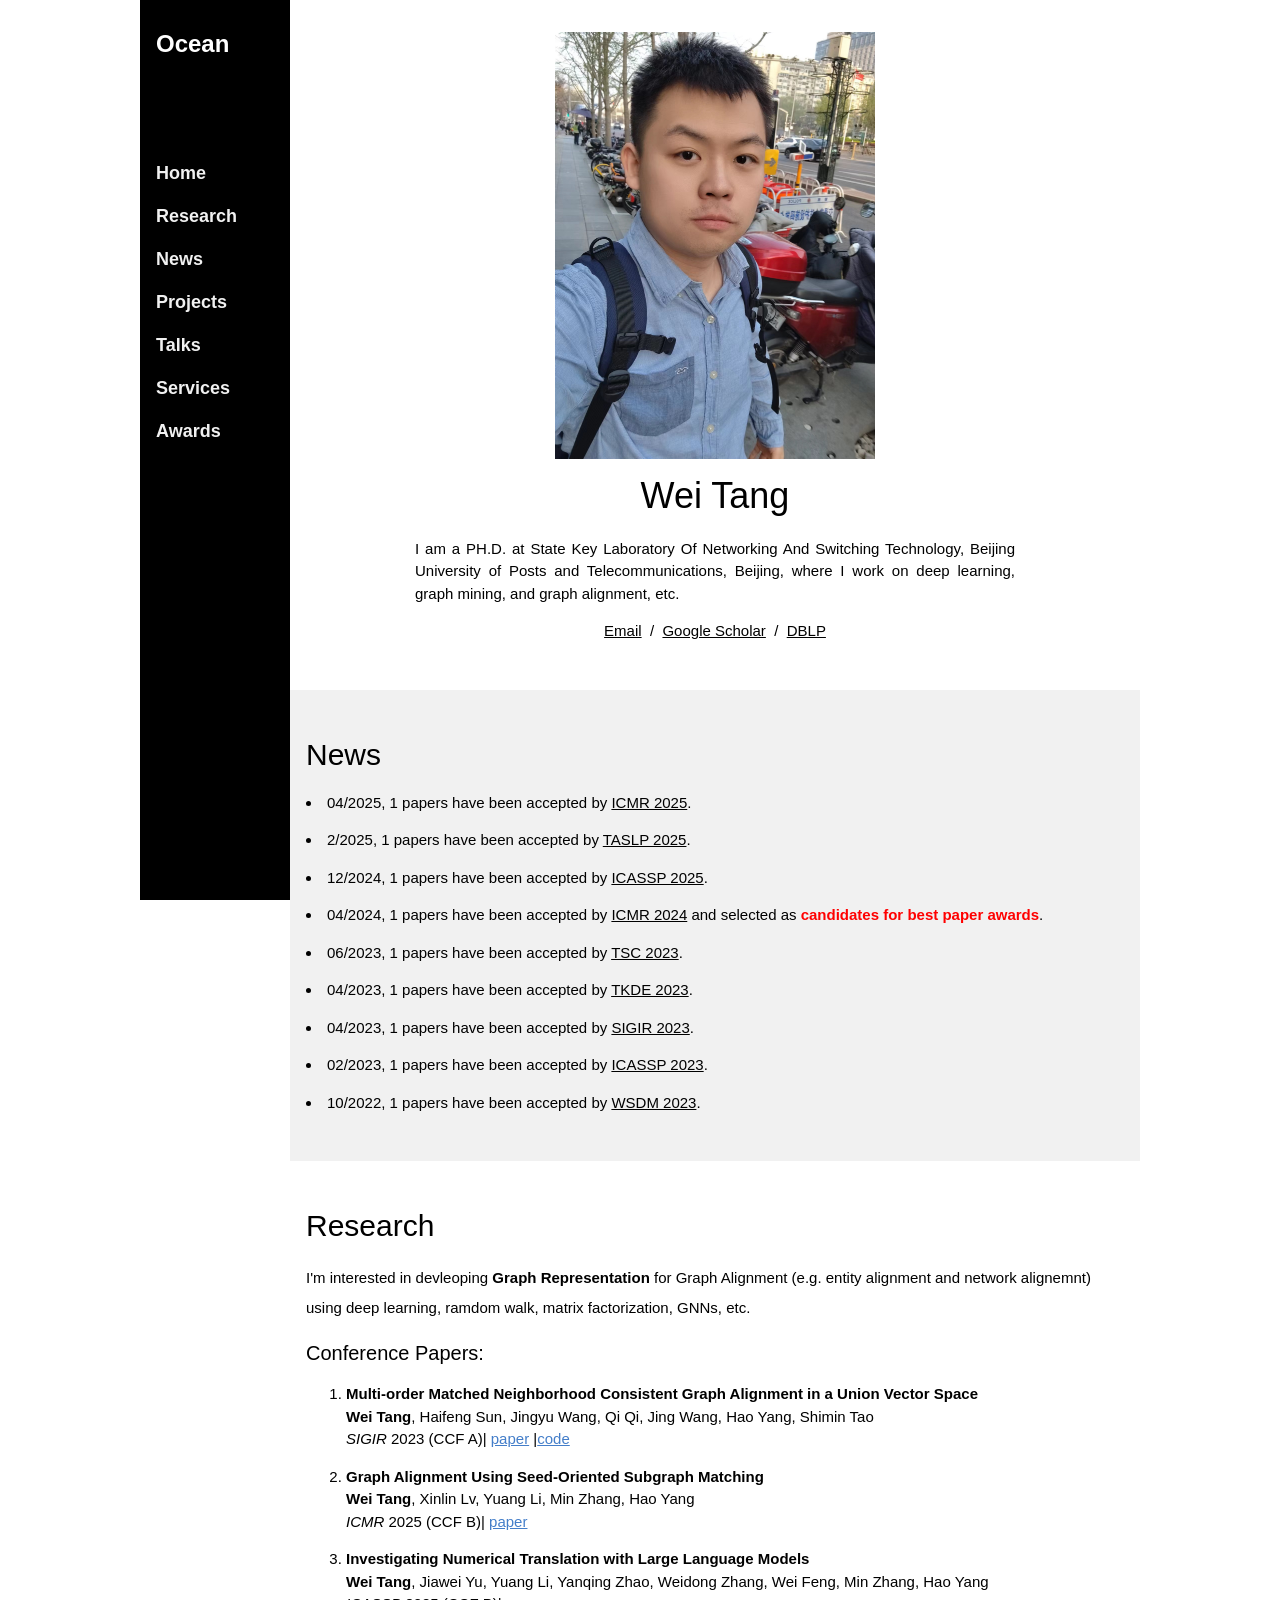
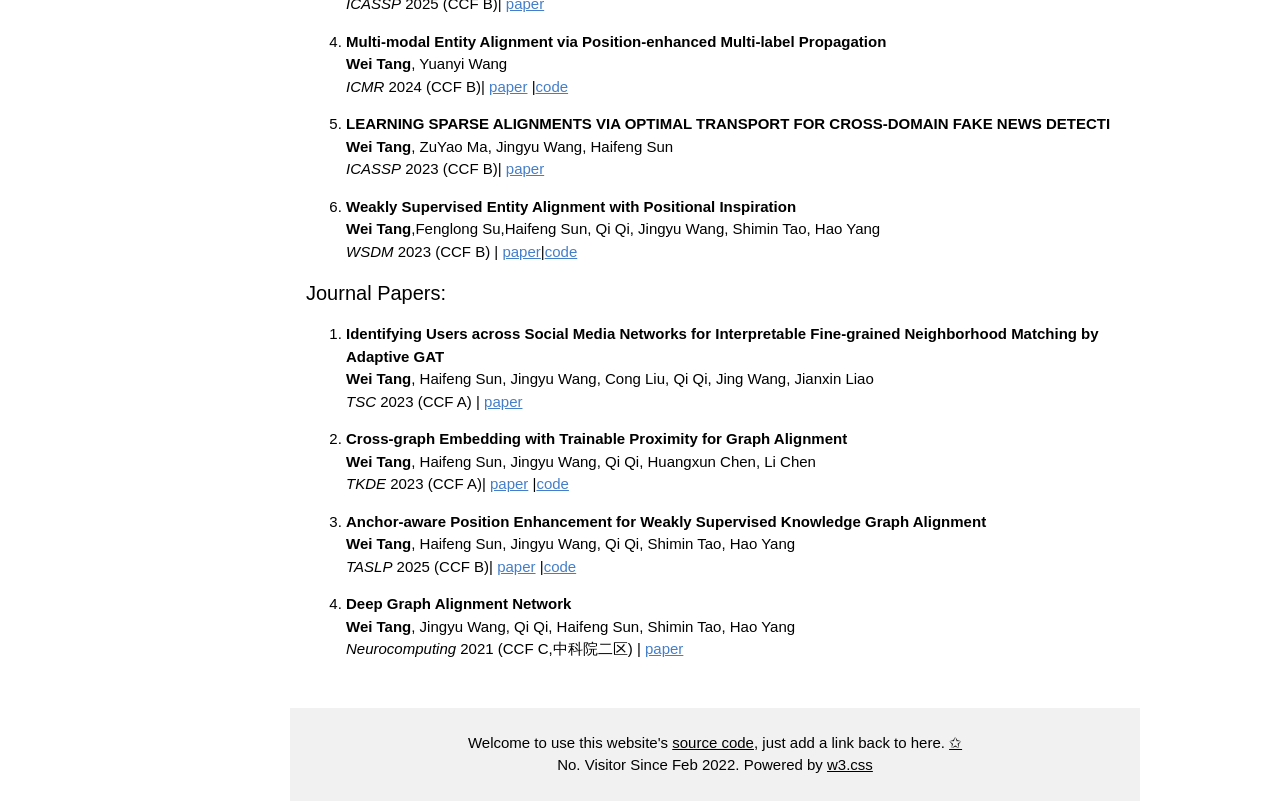
<file: index.html>
<!DOCTYPE html>
<html xmlns="http://www.w3.org/1999/xhtml" xml:lang="en">

<head>

  <title>Wei Tang's Homepage</title>

  <meta charset="UTF-8">
  <meta name="viewport" content="width=device-width, initial-scale=1">
  <meta http-equiv="Content-Type" content="text/html; charset=UTF-8">
  <meta name="description" content="Wei Tang is currently a Ph.D. from Beijing University of Posts and Telecommunications.">
  <meta name="keywords" content="Wei Tang, 唐伟, tangwei, Weo, Tang, Graph Representation, Graph/Network Alignment, BUPT, Data Mining">
  <meta name="author" content="Wei Tang" />

  <link rel="stylesheet" href="w3.css">

  <style>
  .w3-sidebar a {font-family: "Roboto", sans-serif}
  body,h1,h2,h3,h4,h5,h6,.w3-wide {font-family: "Montserrat", sans-serif;}
  </style>

  <link rel="icon" type="image/png" href="images/icons.png">
  <!--
  <script src="jquery.min.js"></script>
  <script>
  $(document).ready(function(){
    // Add smooth scrolling to all links
    $("a").on('click', function(event) {
      // Make sure this.hash has a value before overriding default behavior
      if (this.hash !== "") {
        // Prevent default anchor click behavior
        event.preventDefault();
        // Store hash
        var hash = this.hash;
        // Using jQuery's animate() method to add smooth page scroll
        // The optional number (800) specifies the number of milliseconds it takes to scroll to the specified area
        $('html, body').animate({
          scrollTop: $(hash).offset().top
        }, 800, function(){
          // Add hash (#) to URL when done scrolling (default click behavior)
          window.location.hash = hash;
        });
      } // End if
    });
  });
  </script>
  //-->

</head>


<body class="w3-content" style="max-width:1000px">

<!-- Sidebar/menu -->
<nav class="w3-sidebar w3-bar-block w3-black w3-collapse w3-top w3-right" style="z-index:3;width:150px" id="mySidebar">
  <div class="w3-container w3-display-container w3-padding-16">
    <h3><b>Ocean</b></h3>
  </div>
  <div class="w3-padding-64 w3-text-light-grey w3-large" style="font-weight:bold">
    <a href="#home" class="w3-bar-item w3-button">Home</a>
    <a href="#publications" class="w3-bar-item w3-button">Research</a>
    <a href="#news" class="w3-bar-item w3-button">News</a>
    <a href="#projects" class="w3-bar-item w3-button">Projects</a>
    <a href="#talks" class="w3-bar-item w3-button">Talks</a>
    <a href="#service" class="w3-bar-item w3-button">Services</a>
    <a href="#award" class="w3-bar-item w3-button">Awards</a>

  </div>
</nav>

<!-- Top menu on small screens -->
<header class="w3-bar w3-top w3-hide-large w3-black w3-xlarge">
  <div class="w3-bar-item w3-padding-24">Ocean</div>
  <a href="javascript:void(0)" class="w3-bar-item w3-button w3-padding-24 w3-right"  style="font-stretch: extra-expanded;" onclick="w3_open()"><b>≡</b></a>
  </div>
</header>

<!-- Overlay effect when opening sidebar on small screens -->
<div class="w3-overlay w3-hide-large" onclick="w3_close()" style="cursor:pointer" title="close side menu" id="myOverlay"></div>

<!-- !PAGE CONTENT! -->
<div class="w3-main" style="margin-left:150px">

  <!-- Push down content on small screens -->
  <div class="w3-hide-large" style="margin-top:83px"></div>

<!-- The Home Section -->
    <div class="w3-container w3-center w3-padding-32" id="home">
      <img style="width: 80%;max-width: 320px" alt="profile photo" src="images/tangwei.jpg">
      <h1>Wei Tang</h1>
        <p class="w3-justify" style="width:100%;border:0px;border-spacing:0px;border-collapse:separate;margin-right:auto;margin-left:auto;max-width:600px">
          I am a PH.D. at State Key Laboratory Of Networking And Switching Technology, Beijing University of Posts and Telecommunications, Beijing, where I work on deep learning, graph mining, and graph alignment, etc. 
        </p>
        <p class="w3-center">
          <a href="mailto:tangocean@bupt.edu.cn">Email</a> &nbsp/&nbsp
          <a href="https://scholar.google.com/citations?user=0C5hr3gAAAAJ&hl=zh-CN">Google Scholar</a> &nbsp/&nbsp
          <a href="https://dblp.org/pid/58/1874-13.html"> DBLP </a>
        </p>
        </tbody></table>
  </div>

<!-- The News Section-->
  <div class="w3-container w3-light-grey w3-padding-32" id="news">
   <h2>News</h2>
	  	  <p><li> 04/2025, 1 papers have been accepted by <a href="10.1145/3652583.3658085">ICMR 2025</a>.</li></p>
	  	   <p><li> 2/2025, 1 papers have been accepted by <a href="10.1145/3652583.3658085">TASLP 2025</a>. </li></p>
	   <p><li> 12/2024, 1 papers have been accepted by <a href="10.1145/3652583.3658085">ICASSP 2025</a>. </li></p>
	  <p><li> 04/2024, 1 papers have been accepted by <a href="10.1145/3652583.3658085">ICMR 2024</a> and selected as <b><font color="red">candidates for best paper awards</font></b>.</li></p>
	  <p><li> 06/2023, 1 papers have been accepted by <a href="https://ieeexplore.ieee.org/xpl/RecentIssue.jsp?punumber=4629386">TSC 2023</a>. </li></p>
	      <p><li> 04/2023, 1 papers have been accepted by <a href="https://ieeexplore.ieee.org/xpl/RecentIssue.jsp?punumber=69">TKDE 2023</a>. </li></p>
      <p><li> 04/2023, 1 papers have been accepted by <a href="https://dl.acm.org/doi/abs/10.1145/3539618.3591735">SIGIR 2023</a>. </li></p>
	 <p><li> 02/2023, 1 papers have been accepted by <a href="https://ieeexplore.ieee.org/document/10095281">ICASSP 2023</a>. </li></p>
      <p><li> 10/2022, 1 papers have been accepted by <a href="https://dl.acm.org/doi/abs/10.1145/3539597.3570394">WSDM 2023</a>. </li></p>
  </div>
<!-- The Projects Section 
  <div class="w3-container w3-padding-32" id="projects">
    <h2>Recent Projects</h2>
    <p class="w3-justify">
        Actually, model compression is a kind of technique for developing portable deep neural networks with lower memory and computation costs. I have done several projects in Huawei including some smartphones' applications in 2019 and 2020 (e.g. Mate 30 and Honor V30). Currently, I am leading the AdderNet project, which aims to develop a series of deep learning models using only additions (<a href="https://www.reddit.com/r/MachineLearning/comments/ekw2s1/r_addernet_do_we_really_need_multiplications_in/">Discussions on Reddit</a>).
    </p>

        <h4><li>Adder Neural Networks</li></h4>
        <img style="width:96%;" src="images/AdderNet.jpg"> 
        <p class="w3-justify">
        <a style="color: #447ec9" href="https://github.com/huawei-noah/AdderNet">Project Page</a> | <a style="color: #447ec9" href="https://arxiv.org/pdf/2101.10015.pdf">Hardware Implementation</a>
        </p>
        <p class="w3-justify">
        I would like to say, <span style="color:red">AdderNet is very cool!</span> The initial idea was came up in about 2017 when climbing with some friends at Beijing. By replacing all convolutional layers (except the first and the last layers), we now can obtain comparable performance on ResNet architectures. In addition, to make the story more complete, we recent release the hardware implementation and some quantization methods. The results are quite encouraging, we can reduce both <strong>the energy consumption and thecircuit areas significantly without affecting the performance</strong>. Now, we are working on more applications to reduce the costs of launching AI algorithms such as low-level vision, detection, and NLP tasks.
        </p> 

        <h4><li>GhostNet on MindSpore: SOTA Lightweight CV Networks</li></h4>
        <img style="width:96%;" src="images/GhostNet.png"> 
        <p class="w3-justify">
        <a style="color: #447ec9" href="https://live.huawei.com/huaweiconnect/meeting/cn/5872.html">Huawei Connect (HC) 2020</a> | <a style="color: #447ec9" href="https://www.mindspore.cn/resources/hub">MindSpore Hub</a>
        </p>
        <p class="w3-justify">
        The initial verison of GhostNet was accepted by CVPR 2020, which achieved SOTA performance on ImageNet: <span style="color:red">75.7%</span> top1 acc with only <span style="color:red">226M FLOPS</span>. In the current version, we release a series computer vision models (e.g. int8 quantization, detection, and larger networks) on <strong>MindsSpore 1.0</strong> and <strong>Mate 30 Pro (Kirin 990)</strong>.
        </p> 

        <h4><li>AI on Ascend: Real-Time Video Style Transfer</li></h4>
        <img style="width:32%;" src="images/atlas200.png"> &nbsp&nbsp <img style="width:60%;" src="images/video.gif">
        <p class="w3-justify">
        <a style="color: #447ec9" href="https://www.huaweicloud.com/intl/en-us/HDC.Cloud.html">Huawei Developer Conference (HDC) 2020</a> | <a style="color: #447ec9" href="https://developer.huaweicloud.com/exhibition/Atlas_neural_style.html">Online Demo</a>
        </p>
        <p class="w3-justify">
        This project aims to develop a video style transfer system on the <strong>Huawei Atlas 200 DK AI developer Kit</strong>. The latency of the original model for processing one image is about <span style="color:red">630ms</span>. After accelerating it using our method, the lantency now is about <span style="color:red">40ms</span>. 
        </p>  

  </div>
-->
  
  <!-- The Talks Section 
  <div class="w3-container w3-light-grey w3-padding-32" id="talks">
    <h2>Talks</h2>
      <p><li> 10/2021, Vision Transformer at <a href="http://valser.org/2021/#/tutorial">VALSE 2021, Hangzhou, China</a>.</li></p>
	  <p><li> 05/2021, Adder Neural Network at <a href="https://haet2021.github.io/speakers.html">HAET ICLR 2021 workshop</a>. Thanks <a href="https://datawisdom.ca/">Vahid</a> for the invitation.</li></p>
      <p><li> 06/2020, "<a href="http://valser.org/webinar/slide/slides/20200603/%E6%A8%A1%E5%9E%8B%E5%8E%8B%E7%BC%A9-%E5%B7%A5%E4%B8%9A%E7%95%8C%E5%92%8C%E5%AD%A6%E6%9C%AF%E7%95%8C%E7%9A%84%E5%B7%AE%E5%BC%82.pdf">AI on the Edge - Discussion on the Gap Between Industry and Academia</a>" at <a  href="http://valser.org/"><strong>VALSE</strong></a> Webinar.</li></p>
      <p><li> 05/2020, "<a href="https://www.bilibili.com/video/av925692420/">Edge AI: Progress and Future Directions</a>" at <a href="https://www.qbitai.com/"> <strong>QbitAI</strong></a> using <a  href="https://www.bilibili.com/"><strong>bilibili</strong></a>.</li></p>
  </div>
-->
 <!-- The Publications Section -->
  <div class="w3-container w3-padding-32"" id="publications">
    <h2>Research</h2>
      <p class="w3-left-align" style="line-height:200%">
        I'm interested in devleoping <strong>Graph Representation</strong> for Graph Alignment (e.g. entity alignment and network alignemnt) using deep learning, ramdom walk, matrix factorization, GNNs, etc.
      </p>
    <h4> Conference Papers:</h4>

    <ol>


						         
						       
      <p>
      <li><strong>Multi-order Matched Neighborhood Consistent Graph Alignment
in a Union Vector Space</strong>
      <br>
      <strong>Wei Tang</strong>, Haifeng Sun, Jingyu Wang, Qi Qi, Jing Wang, Hao Yang, Shimin Tao
      <br>
      <em>SIGIR</em> 2023 (CCF A)| <a style="color: #447ec9" href="https://dl.acm.org/doi/abs/10.1145/3539618.3591735">paper</a> |<a style="color: #447ec9" href="https://github.com/OceanTangWei/MMNC">code</a>
      </p>
	    	    	    	    	          <p>
      <li><strong>Graph Alignment Using Seed-Oriented Subgraph Matching</strong>
      <br>
      <strong>Wei Tang</strong>, Xinlin Lv, Yuang Li, Min Zhang, Hao Yang
      <br>
      <em>ICMR</em> 2025 (CCF B)| <a style="color: #447ec9" href="10.1145/3652583.3658085">paper</a>
      </p>

	    	    	    	          <p>
      <li><strong>Investigating Numerical Translation with Large Language Models</strong>
      <br>
      <strong>Wei Tang</strong>, Jiawei Yu, Yuang Li, Yanqing Zhao, Weidong Zhang, Wei Feng, Min Zhang, Hao Yang
      <br>
      <em>ICASSP</em> 2025 (CCF B)| <a style="color: #447ec9" href="10.1145/3652583.3658085">paper</a>
      </p>

	    	    	          <p>
      <li><strong>Multi-modal Entity Alignment via Position-enhanced Multi-label Propagation</strong>
      <br>
      <strong>Wei Tang</strong>, Yuanyi Wang
      <br>
      <em>ICMR</em> 2024 (CCF B)| <a style="color: #447ec9" href="10.1145/3652583.3658085">paper</a> |<a style="color: #447ec9" href="https://github.com/OceanTangWei/PMMEA">code</a>
      </p>
							     
    <p>
      <li><strong>LEARNING SPARSE ALIGNMENTS VIA OPTIMAL TRANSPORT FOR CROSS-DOMAIN FAKE NEWS DETECTI</strong>
      <br>
      <strong>Wei Tang</strong>, ZuYao Ma, Jingyu Wang, Haifeng Sun 
      <br>
      <em>ICASSP</em> 2023 (CCF B)| <a style="color: #447ec9" href="https://ieeexplore.ieee.org/document/10095281">paper</a> 
      </p>
							      
      <p>
      <li><strong>Weakly Supervised Entity Alignment with Positional Inspiration</strong>
      <br>
      <strong>Wei Tang</strong>,Fenglong Su,Haifeng Sun, Qi Qi, Jingyu Wang, Shimin Tao, Hao Yang
      <br>
      <em>WSDM</em> 2023 (CCF B) | <a style="color: #447ec9" href="https://dl.acm.org/doi/pdf/10.1145/3539597.3570394">paper</a>|<a style="color: #447ec9" href="https://github.com/OceanTangWei/PEEA">code</a>
      </p>



      </ol>
																		 
																		 																 
    <h4> Journal Papers:</h4>

    <ol>
														           <p>
      <li><strong>Identifying Users across Social Media Networks for Interpretable Fine-grained Neighborhood Matching by Adaptive GAT</strong>
      <br>
      <strong>Wei Tang</strong>, Haifeng Sun, Jingyu Wang, Cong Liu, Qi Qi, Jing Wang, Jianxin Liao
      <br>
      <em>TSC</em> 2023 (CCF A) | <a style="color: #447ec9" href="https://ieeexplore.ieee.org/xpl/RecentIssue.jsp?punumber=4629386">paper</a>
      </p>
														       <p>
      <li><strong>Cross-graph Embedding with Trainable Proximity for Graph Alignment</strong>
      <br>
      <strong>Wei Tang</strong>, Haifeng Sun, Jingyu Wang, Qi Qi, Huangxun Chen, Li Chen
      <br>
      <em>TKDE</em> 2023 (CCF A)| <a style="color: #447ec9" href="https://ieeexplore.ieee.org/xpl/RecentIssue.jsp?punumber=69">paper</a> |<a style="color: #447ec9" href="https://github.com/OceanTangWei/CEGA">code</a> 
      </p>
	          <li><strong>Anchor-aware Position Enhancement for Weakly Supervised Knowledge Graph Alignment</strong>
      <br>
      <strong>Wei Tang</strong>, Haifeng Sun, Jingyu Wang, Qi Qi, Shimin Tao, Hao Yang
      <br>
      <em>TASLP</em> 2025 (CCF B)| <a style="color: #447ec9" href="https://ieeexplore.ieee.org/xpl/RecentIssue.jsp?punumber=69">paper</a> |<a style="color: #447ec9" href="https://github.com/OceanTangWei/CEGA">code</a> 
      </p>
      <p>
      <li><strong>Deep Graph Alignment Network</strong>
      <br>
      <strong>Wei Tang</strong>, Jingyu Wang, Qi Qi, Haifeng Sun, Shimin Tao, Hao Yang
      <br>
      <em>Neurocomputing</em> 2021 (CCF C,中科院二区) | <a style="color: #447ec9" href="https://www.sciencedirect.com/science/article/pii/S0925231221013461">paper</a>
      </p>

      </ol>

    </p>
																		 
																																			 
																		 
  </div>
<!--
 <div class="w3-container w3-light-grey w3-padding-32" id="service">
    <h2>Services</h2>
      <p><li> Area Chair of <a href="https://icml.cc/Conferences/2023">ICML 2021</a>, <a href="https://nips.cc/Conferences/2022/">NeurIPS 2022</a>, <a href="https://icml.cc/Conferences/2021">ICML 2021</a>, <a href="https://nips.cc/Conferences/2021/">NeurIPS 2021</a>.</p>
      <p><li> Action Editor of <a href="https://jmlr.org/tmlr/">TMLR</a> (Transactions on Machine Learning Research).</p>
      <p><li> Senior Program Committee Members of <a href="https://ijcai-21.org/">IJCAI 2021</a>, <a href="https://www.ijcai20.org/">IJCAI 2020</a> and <a href="https://www.ijcai19.org/program-committee.html">IJCAI 2019</a>.</p>
      <p><li> Journal Reviewers of <a href="https://ieeexplore.ieee.org/xpl/RecentIssue.jsp?punumber=34">IEEE T-PAMI</a>, <a href="https://www.springer.com/journal/11263">IJCV</a>, <a href="https://ieeexplore.ieee.org/xpl/RecentIssue.jsp?punumber=83">IEEE T-IP</a>, <a href="https://ieeexplore.ieee.org/xpl/RecentIssue.jsp?punumber=5962385">IEEE T-NNLS</a>, <a href="https://ieeexplore.ieee.org/xpl/RecentIssue.jsp?punumber=6046">IEEE T-MM</a>, <a href="https://ieeexplore.ieee.org/xpl/RecentIssue.jsp?punumber=69">IEEE T-KDE</a>, etc.</p>
      <p><li> Program Committee Members of ICCV 2021, AAAI 2021, ICLR 2021, NeurIPS 2020, ICML 2020, ECCV 2020, CVPR 2020, ICLR 2020, AAAI 2020, ICCV 2019, CVPR 2019, ICLR 2019, AAAI 2019, IJCAI 2018, AAAI 2018, NeurIPS 2018, etc.</p>
  </div>
  -->

  <!-- The Awards Section 
  <div class="w3-container w3-padding-32" id="award">
    <h2>Awards</h2>
    <p><li> 2020, <a href="https://mp.weixin.qq.com/s/dORL01lgFNDHgjp3KMJmiQ">Nomination for Outstanding Youth Paper Award</a>, <a href="https://worldaic.com.cn/portal/en/aboutus.html">WAIC</a></p>               
    <p><li> 2017, <a href="https://research.google/outreach/phd-fellowship/recipients/?category=2017">Google PhD Fellowship</a></p>
    <p><li> 2017, <a href="http://scholarship.baidu.com/">Baidu Scholarship</a></p>
    <p><li> 2017, President's PhD Scholarship, Peking University</p>
    <p><li> 2017, National Scholarship for Graduate Students</p>
    <p><li> 2016, National Scholarship for Graduate Students</p>
  </div>  
							 
-->

  <div class="w3-light-grey w3-center w3-padding-24">

    Welcome to use this website's <a href="https://github.com/YunheWang/HomePage">source code</a>, just add a link back to here. <a href="https://www.wangyunhe.site/">&#10025;</a></br>

  <!-- Default Statcounter code for Yunhe Wang's Homepage
  https://www.wangyunhe.site -->
  No.
  <script type="text/javascript">
  var sc_project=12347113; 
  var sc_invisible=0; 
  var sc_security="21aca5d1"; 
  var sc_https=1; 
  var scJsHost = "https://";
  document.write("<sc"+"ript type='text/javascript' src='" + scJsHost+
  "statcounter.com/counter/counter.js'></"+"script>");
  </script> Visitor Since Feb 2022. Powered by <a href="https://www.w3schools.com/w3css/default.asp" title="W3.CSS" target="_blank" class="w3-hover-opacity">w3.css</a>
  <noscript>
    <div class="statcounter"><a title="Web Analytics Made Easy -
  StatCounter" href="https://statcounter.com/" target="_blank"><img
  class="statcounter" src="https://c.statcounter.com/12347113/0/21aca5d1/0/"
  alt="Web Analytics Made Easy - StatCounter"></a></div>
  </noscript>
  <!-- End of Statcounter Code -->

  </div>

  <!-- End page content -->
</div>

<script>
// Accordion 
function myAccFunc() {
  var x = document.getElementById("demoAcc");
  if (x.className.indexOf("w3-show") == -1) {
    x.className += " w3-show";
  } else {
    x.className = x.className.replace(" w3-show", "");
  }
}

// Click on the "Jeans" link on page load to open the accordion for demo purposes
document.getElementById("myBtn").click();


// Open and close sidebar
function w3_open() {
  document.getElementById("mySidebar").style.display = "block";
  document.getElementById("myOverlay").style.display = "block";
}
 
function w3_close() {
  document.getElementById("mySidebar").style.display = "none";
  document.getElementById("myOverlay").style.display = "none";
}
</script>

</body>
</html>
</file>
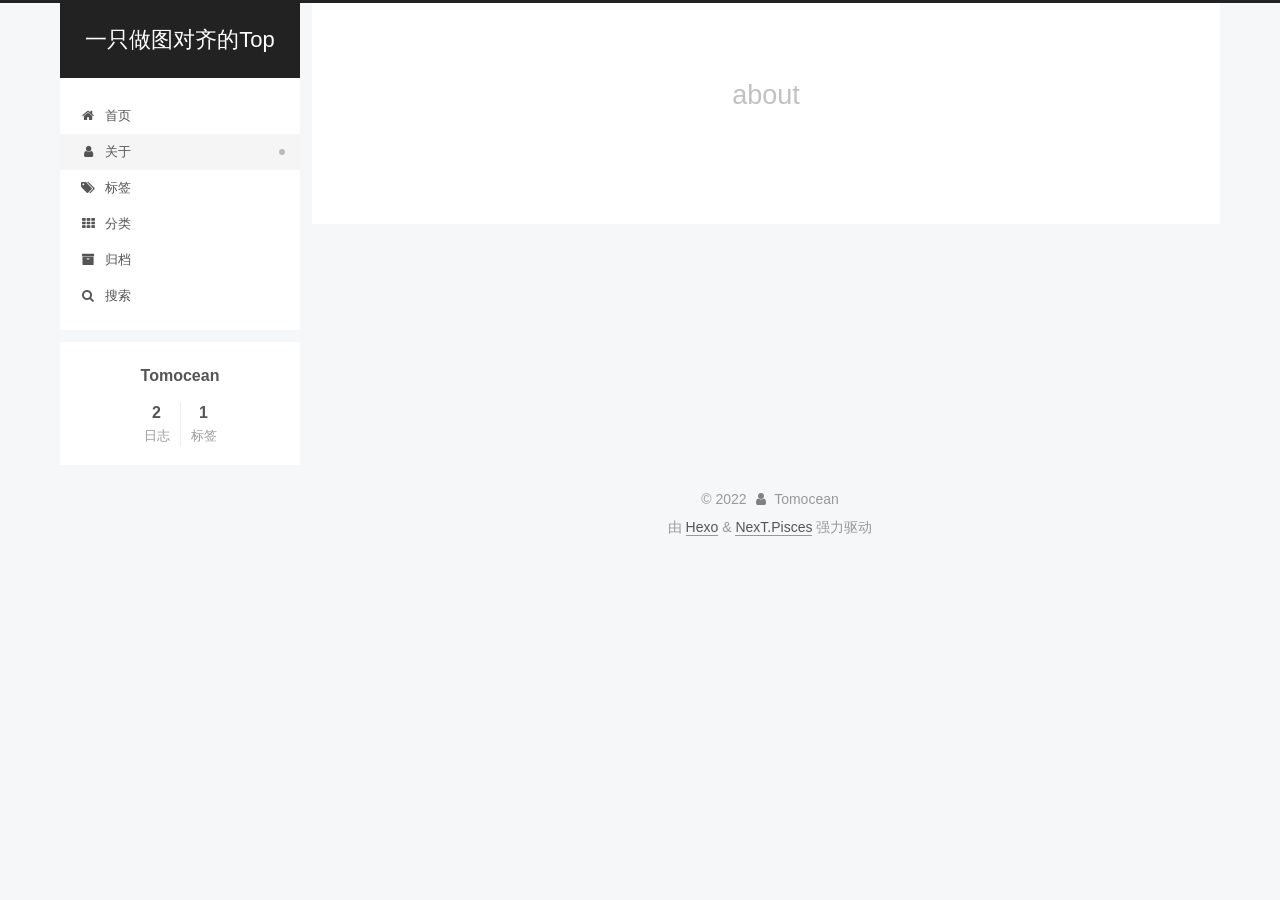
<file: about/index.html>
<!DOCTYPE html>
<html lang="zh-CN">
<head>
  <meta charset="UTF-8">
<meta name="viewport" content="width=device-width, initial-scale=1, maximum-scale=2">
<meta name="theme-color" content="#222">
<meta name="generator" content="Hexo 6.0.0">
  <link rel="apple-touch-icon" sizes="180x180" href="/images/apple-touch-icon-next.png">
  <link rel="icon" type="image/png" sizes="32x32" href="/images/favicon-32x32-next.png">
  <link rel="icon" type="image/png" sizes="16x16" href="/images/favicon-16x16-next.png">
  <link rel="mask-icon" href="/images/logo.svg" color="#222">

<link rel="stylesheet" href="/css/main.css">


<link rel="stylesheet" href="/lib/font-awesome/css/font-awesome.min.css">

<script id="hexo-configurations">
    var NexT = window.NexT || {};
    var CONFIG = {"hostname":"example.com","root":"/","scheme":"Pisces","version":"7.8.0","exturl":false,"sidebar":{"position":"left","display":"post","padding":18,"offset":12,"onmobile":false},"copycode":{"enable":false,"show_result":false,"style":null},"back2top":{"enable":true,"sidebar":false,"scrollpercent":false},"bookmark":{"enable":false,"color":"#222","save":"auto"},"fancybox":false,"mediumzoom":false,"lazyload":false,"pangu":false,"comments":{"style":"tabs","active":null,"storage":true,"lazyload":false,"nav":null},"algolia":{"hits":{"per_page":10},"labels":{"input_placeholder":"Search for Posts","hits_empty":"We didn't find any results for the search: ${query}","hits_stats":"${hits} results found in ${time} ms"}},"localsearch":{"enable":true,"trigger":"auto","top_n_per_article":1,"unescape":false,"preload":false},"motion":{"enable":true,"async":false,"transition":{"post_block":"fadeIn","post_header":"slideDownIn","post_body":"slideDownIn","coll_header":"slideLeftIn","sidebar":"slideUpIn"}},"path":"search.xml"};
  </script>

  <meta property="og:type" content="website">
<meta property="og:title" content="about">
<meta property="og:url" content="http://example.com/about/index.html">
<meta property="og:site_name" content="一只做图对齐的Top">
<meta property="og:locale" content="zh_CN">
<meta property="article:published_time" content="2022-03-02T09:24:40.000Z">
<meta property="article:modified_time" content="2022-03-02T09:27:18.959Z">
<meta property="article:author" content="Tomocean">
<meta property="article:tag" content="Node Embedding，Graph">
<meta name="twitter:card" content="summary">

<link rel="canonical" href="http://example.com/about/">


<script id="page-configurations">
  // https://hexo.io/docs/variables.html
  CONFIG.page = {
    sidebar: "",
    isHome : false,
    isPost : false,
    lang   : 'zh-CN'
  };
</script>

  <title>about | 一只做图对齐的Top
</title>
  






  <noscript>
  <style>
  .use-motion .brand,
  .use-motion .menu-item,
  .sidebar-inner,
  .use-motion .post-block,
  .use-motion .pagination,
  .use-motion .comments,
  .use-motion .post-header,
  .use-motion .post-body,
  .use-motion .collection-header { opacity: initial; }

  .use-motion .site-title,
  .use-motion .site-subtitle {
    opacity: initial;
    top: initial;
  }

  .use-motion .logo-line-before i { left: initial; }
  .use-motion .logo-line-after i { right: initial; }
  </style>
</noscript>

</head>

<body itemscope itemtype="http://schema.org/WebPage">
  <div class="container use-motion">
    <div class="headband"></div>

    <header class="header" itemscope itemtype="http://schema.org/WPHeader">
      <div class="header-inner"><div class="site-brand-container">
  <div class="site-nav-toggle">
    <div class="toggle" aria-label="切换导航栏">
      <span class="toggle-line toggle-line-first"></span>
      <span class="toggle-line toggle-line-middle"></span>
      <span class="toggle-line toggle-line-last"></span>
    </div>
  </div>

  <div class="site-meta">

    <a href="/" class="brand" rel="start">
      <span class="logo-line-before"><i></i></span>
      <h1 class="site-title">一只做图对齐的Top</h1>
      <span class="logo-line-after"><i></i></span>
    </a>
  </div>

  <div class="site-nav-right">
    <div class="toggle popup-trigger">
        <i class="fa fa-search fa-fw fa-lg"></i>
    </div>
  </div>
</div>




<nav class="site-nav">
  <ul id="menu" class="menu">
        <li class="menu-item menu-item-home">

    <a href="/" rel="section"><i class="fa fa-fw fa-home"></i>首页</a>

  </li>
        <li class="menu-item menu-item-about">

    <a href="/about/" rel="section"><i class="fa fa-fw fa-user"></i>关于</a>

  </li>
        <li class="menu-item menu-item-tags">

    <a href="/tags/" rel="section"><i class="fa fa-fw fa-tags"></i>标签</a>

  </li>
        <li class="menu-item menu-item-categories">

    <a href="/categories/" rel="section"><i class="fa fa-fw fa-th"></i>分类</a>

  </li>
        <li class="menu-item menu-item-archives">

    <a href="/archives/" rel="section"><i class="fa fa-fw fa-archive"></i>归档</a>

  </li>
      <li class="menu-item menu-item-search">
        <a role="button" class="popup-trigger"><i class="fa fa-search fa-fw"></i>搜索
        </a>
      </li>
  </ul>
</nav>



  <div class="search-pop-overlay">
    <div class="popup search-popup">
        <div class="search-header">
  <span class="search-icon">
    <i class="fa fa-search"></i>
  </span>
  <div class="search-input-container">
    <input autocomplete="off" autocapitalize="off"
           placeholder="搜索..." spellcheck="false"
           type="search" class="search-input">
  </div>
  <span class="popup-btn-close">
    <i class="fa fa-times-circle"></i>
  </span>
</div>
<div id="search-result">
  <div id="no-result">
    <i class="fa fa-spinner fa-pulse fa-5x fa-fw"></i>
  </div>
</div>

    </div>
  </div>

</div>
    </header>

    
  <div class="back-to-top">
    <i class="fa fa-arrow-up"></i>
    <span>0%</span>
  </div>


    <main class="main">
      <div class="main-inner">
        <div class="content-wrap">
          
  
  

          <div class="content page posts-expand">
            

    
    
    
    <div class="post-block" lang="zh-CN">
      <header class="post-header">

<h1 class="post-title" itemprop="name headline">about
</h1>

<div class="post-meta">
  

</div>

</header>

      
      
      
      <div class="post-body">
          
      </div>
      
      
      
    </div>
    

    
    
    


          </div>
          

<script>
  window.addEventListener('tabs:register', () => {
    let { activeClass } = CONFIG.comments;
    if (CONFIG.comments.storage) {
      activeClass = localStorage.getItem('comments_active') || activeClass;
    }
    if (activeClass) {
      let activeTab = document.querySelector(`a[href="#comment-${activeClass}"]`);
      if (activeTab) {
        activeTab.click();
      }
    }
  });
  if (CONFIG.comments.storage) {
    window.addEventListener('tabs:click', event => {
      if (!event.target.matches('.tabs-comment .tab-content .tab-pane')) return;
      let commentClass = event.target.classList[1];
      localStorage.setItem('comments_active', commentClass);
    });
  }
</script>

        </div>
          
  
  <div class="toggle sidebar-toggle">
    <span class="toggle-line toggle-line-first"></span>
    <span class="toggle-line toggle-line-middle"></span>
    <span class="toggle-line toggle-line-last"></span>
  </div>

  <aside class="sidebar">
    <div class="sidebar-inner">

      <ul class="sidebar-nav motion-element">
        <li class="sidebar-nav-toc">
          文章目录
        </li>
        <li class="sidebar-nav-overview">
          站点概览
        </li>
      </ul>

      <!--noindex-->
      <div class="post-toc-wrap sidebar-panel">
      </div>
      <!--/noindex-->

      <div class="site-overview-wrap sidebar-panel">
        <div class="site-author motion-element" itemprop="author" itemscope itemtype="http://schema.org/Person">
  <p class="site-author-name" itemprop="name">Tomocean</p>
  <div class="site-description" itemprop="description"></div>
</div>
<div class="site-state-wrap motion-element">
  <nav class="site-state">
      <div class="site-state-item site-state-posts">
          <a href="/archives/">
        
          <span class="site-state-item-count">2</span>
          <span class="site-state-item-name">日志</span>
        </a>
      </div>
      <div class="site-state-item site-state-tags">
        <span class="site-state-item-count">1</span>
        <span class="site-state-item-name">标签</span>
      </div>
  </nav>
</div>



      </div>

    </div>
  </aside>
  <div id="sidebar-dimmer"></div>


      </div>
    </main>

    <footer class="footer">
      <div class="footer-inner">
        

        

<div class="copyright">
  
  &copy; 
  <span itemprop="copyrightYear">2022</span>
  <span class="with-love">
    <i class="fa fa-user"></i>
  </span>
  <span class="author" itemprop="copyrightHolder">Tomocean</span>
</div>
  <div class="powered-by">由 <a href="https://hexo.io/" class="theme-link" rel="noopener" target="_blank">Hexo</a> & <a href="https://pisces.theme-next.org/" class="theme-link" rel="noopener" target="_blank">NexT.Pisces</a> 强力驱动
  </div>

        








      </div>
    </footer>
  </div>

  
  <script src="/lib/anime.min.js"></script>
  <script src="/lib/velocity/velocity.min.js"></script>
  <script src="/lib/velocity/velocity.ui.min.js"></script>

<script src="/js/utils.js"></script>

<script src="/js/motion.js"></script>


<script src="/js/schemes/pisces.js"></script>


<script src="/js/next-boot.js"></script>




  




  
<script src="/js/local-search.js"></script>













  

  

</body>
</html>
</file>
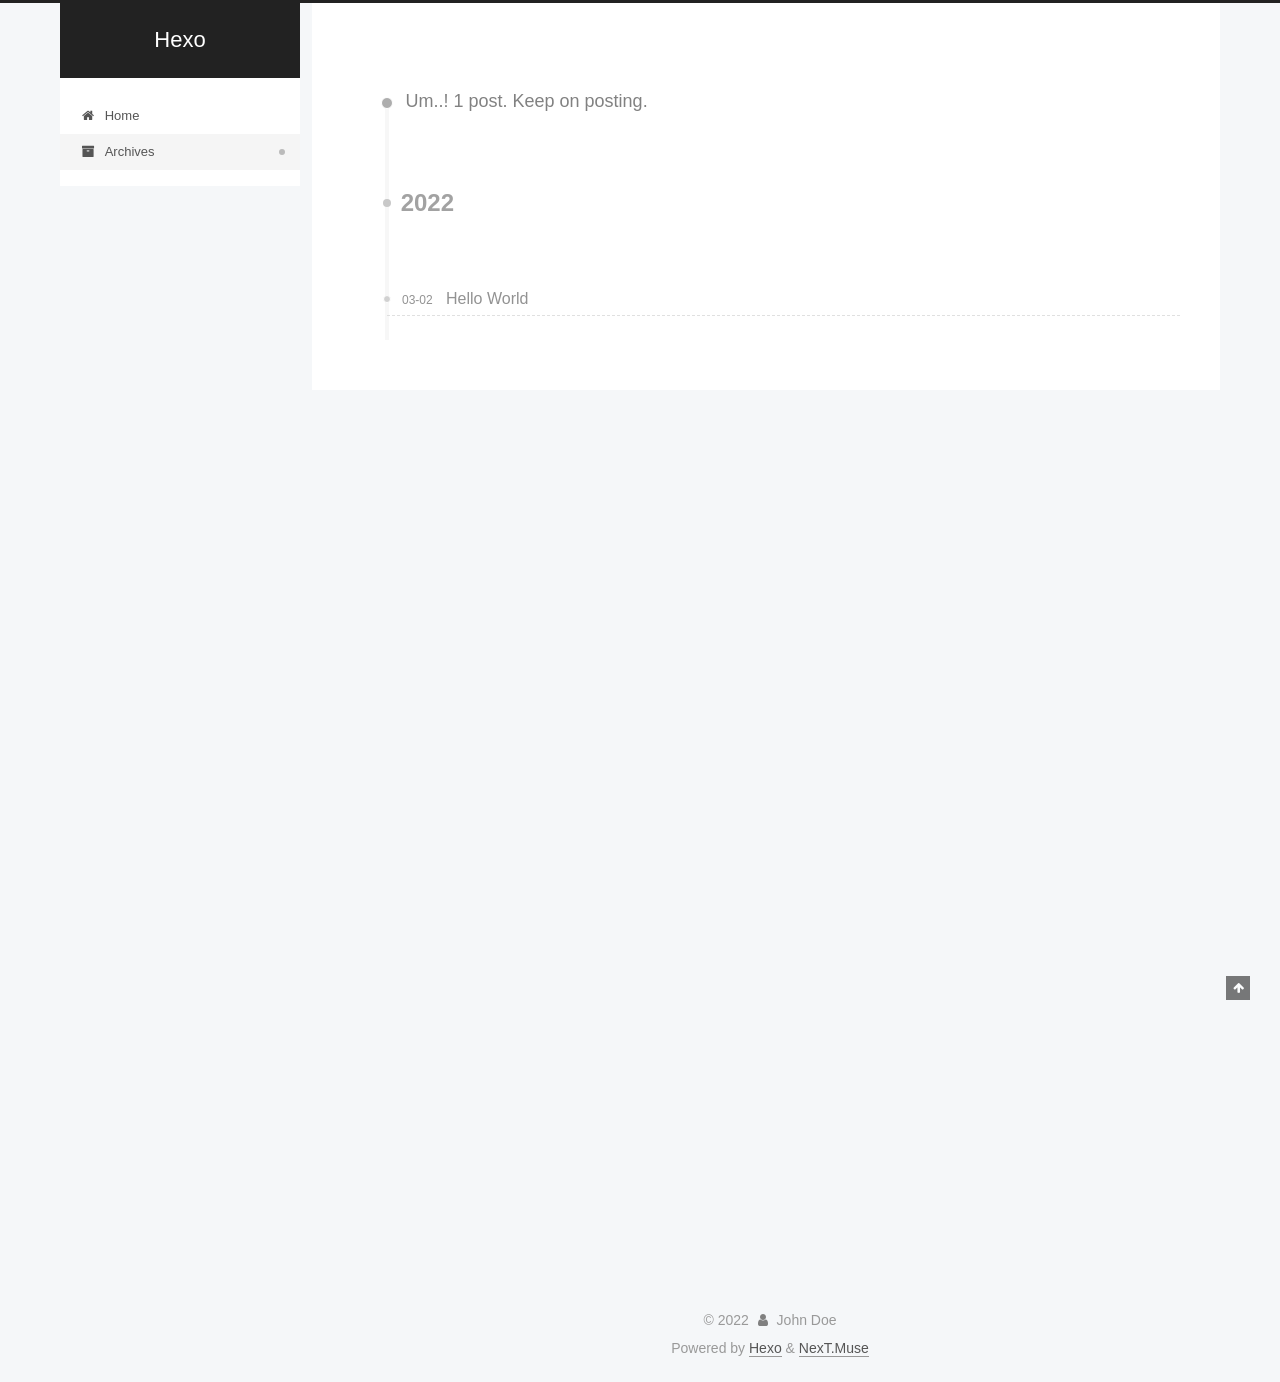
<file: archives/index.html>
<!DOCTYPE html>
<html lang="en">
<head>
  <meta charset="UTF-8">
<meta name="viewport" content="width=device-width, initial-scale=1, maximum-scale=2">
<meta name="theme-color" content="#222">
<meta name="generator" content="Hexo 6.0.0">
  <link rel="apple-touch-icon" sizes="180x180" href="/images/apple-touch-icon-next.png">
  <link rel="icon" type="image/png" sizes="32x32" href="/images/favicon-32x32-next.png">
  <link rel="icon" type="image/png" sizes="16x16" href="/images/favicon-16x16-next.png">
  <link rel="mask-icon" href="/images/logo.svg" color="#222">

<link rel="stylesheet" href="/css/main.css">


<link rel="stylesheet" href="/lib/font-awesome/css/font-awesome.min.css">

<script id="hexo-configurations">
    var NexT = window.NexT || {};
    var CONFIG = {"hostname":"example.com","root":"/","scheme":"Muse","version":"7.8.0","exturl":false,"sidebar":{"position":"left","display":"post","padding":18,"offset":12,"onmobile":false},"copycode":{"enable":false,"show_result":false,"style":null},"back2top":{"enable":true,"sidebar":false,"scrollpercent":false},"bookmark":{"enable":false,"color":"#222","save":"auto"},"fancybox":false,"mediumzoom":false,"lazyload":false,"pangu":false,"comments":{"style":"tabs","active":null,"storage":true,"lazyload":false,"nav":null},"algolia":{"hits":{"per_page":10},"labels":{"input_placeholder":"Search for Posts","hits_empty":"We didn't find any results for the search: ${query}","hits_stats":"${hits} results found in ${time} ms"}},"localsearch":{"enable":false,"trigger":"auto","top_n_per_article":1,"unescape":false,"preload":false},"motion":{"enable":true,"async":false,"transition":{"post_block":"fadeIn","post_header":"slideDownIn","post_body":"slideDownIn","coll_header":"slideLeftIn","sidebar":"slideUpIn"}}};
  </script>

  <meta property="og:type" content="website">
<meta property="og:title" content="Hexo">
<meta property="og:url" content="http://example.com/archives/index.html">
<meta property="og:site_name" content="Hexo">
<meta property="og:locale" content="en_US">
<meta property="article:author" content="John Doe">
<meta name="twitter:card" content="summary">

<link rel="canonical" href="http://example.com/archives/">


<script id="page-configurations">
  // https://hexo.io/docs/variables.html
  CONFIG.page = {
    sidebar: "",
    isHome : false,
    isPost : false,
    lang   : 'en'
  };
</script>

  <title>Archive | Hexo</title>
  






  <noscript>
  <style>
  .use-motion .brand,
  .use-motion .menu-item,
  .sidebar-inner,
  .use-motion .post-block,
  .use-motion .pagination,
  .use-motion .comments,
  .use-motion .post-header,
  .use-motion .post-body,
  .use-motion .collection-header { opacity: initial; }

  .use-motion .site-title,
  .use-motion .site-subtitle {
    opacity: initial;
    top: initial;
  }

  .use-motion .logo-line-before i { left: initial; }
  .use-motion .logo-line-after i { right: initial; }
  </style>
</noscript>

</head>

<body itemscope itemtype="http://schema.org/WebPage">
  <div class="container use-motion">
    <div class="headband"></div>

    <header class="header" itemscope itemtype="http://schema.org/WPHeader">
      <div class="header-inner"><div class="site-brand-container">
  <div class="site-nav-toggle">
    <div class="toggle" aria-label="Toggle navigation bar">
      <span class="toggle-line toggle-line-first"></span>
      <span class="toggle-line toggle-line-middle"></span>
      <span class="toggle-line toggle-line-last"></span>
    </div>
  </div>

  <div class="site-meta">

    <a href="/" class="brand" rel="start">
      <span class="logo-line-before"><i></i></span>
      <h1 class="site-title">Hexo</h1>
      <span class="logo-line-after"><i></i></span>
    </a>
  </div>

  <div class="site-nav-right">
    <div class="toggle popup-trigger">
    </div>
  </div>
</div>




<nav class="site-nav">
  <ul id="menu" class="menu">
        <li class="menu-item menu-item-home">

    <a href="/" rel="section"><i class="fa fa-fw fa-home"></i>Home</a>

  </li>
        <li class="menu-item menu-item-archives">

    <a href="/archives/" rel="section"><i class="fa fa-fw fa-archive"></i>Archives</a>

  </li>
  </ul>
</nav>




</div>
    </header>

    
  <div class="back-to-top">
    <i class="fa fa-arrow-up"></i>
    <span>0%</span>
  </div>


    <main class="main">
      <div class="main-inner">
        <div class="content-wrap">
          

          <div class="content archive">
            

  
  
  
  <div class="post-block">
    <div class="posts-collapse">
      <div class="collection-title">
        <span class="collection-header">Um..! 1 post. Keep on posting.</span>
      </div>

      
    <div class="collection-year">
      <span class="collection-header">2022</span>
    </div>

  <article itemscope itemtype="http://schema.org/Article">
    <header class="post-header">

      <div class="post-meta">
        <time itemprop="dateCreated"
              datetime="2022-03-02T01:49:54+08:00"
              content="2022-03-02">
          03-02
        </time>
      </div>

      <div class="post-title">
          <a class="post-title-link" href="/2022/03/02/hello-world/" itemprop="url">
            <span itemprop="name">Hello World</span>
          </a>
      </div>

    </header>
  </article>


    </div>
  </div>
  
  
  

  



          </div>
          

<script>
  window.addEventListener('tabs:register', () => {
    let { activeClass } = CONFIG.comments;
    if (CONFIG.comments.storage) {
      activeClass = localStorage.getItem('comments_active') || activeClass;
    }
    if (activeClass) {
      let activeTab = document.querySelector(`a[href="#comment-${activeClass}"]`);
      if (activeTab) {
        activeTab.click();
      }
    }
  });
  if (CONFIG.comments.storage) {
    window.addEventListener('tabs:click', event => {
      if (!event.target.matches('.tabs-comment .tab-content .tab-pane')) return;
      let commentClass = event.target.classList[1];
      localStorage.setItem('comments_active', commentClass);
    });
  }
</script>

        </div>
          
  
  <div class="toggle sidebar-toggle">
    <span class="toggle-line toggle-line-first"></span>
    <span class="toggle-line toggle-line-middle"></span>
    <span class="toggle-line toggle-line-last"></span>
  </div>

  <aside class="sidebar">
    <div class="sidebar-inner">

      <ul class="sidebar-nav motion-element">
        <li class="sidebar-nav-toc">
          Table of Contents
        </li>
        <li class="sidebar-nav-overview">
          Overview
        </li>
      </ul>

      <!--noindex-->
      <div class="post-toc-wrap sidebar-panel">
      </div>
      <!--/noindex-->

      <div class="site-overview-wrap sidebar-panel">
        <div class="site-author motion-element" itemprop="author" itemscope itemtype="http://schema.org/Person">
  <p class="site-author-name" itemprop="name">John Doe</p>
  <div class="site-description" itemprop="description"></div>
</div>
<div class="site-state-wrap motion-element">
  <nav class="site-state">
      <div class="site-state-item site-state-posts">
          <a href="/archives/">
        
          <span class="site-state-item-count">1</span>
          <span class="site-state-item-name">posts</span>
        </a>
      </div>
  </nav>
</div>



      </div>

    </div>
  </aside>
  <div id="sidebar-dimmer"></div>


      </div>
    </main>

    <footer class="footer">
      <div class="footer-inner">
        

        

<div class="copyright">
  
  &copy; 
  <span itemprop="copyrightYear">2022</span>
  <span class="with-love">
    <i class="fa fa-user"></i>
  </span>
  <span class="author" itemprop="copyrightHolder">John Doe</span>
</div>
  <div class="powered-by">Powered by <a href="https://hexo.io/" class="theme-link" rel="noopener" target="_blank">Hexo</a> & <a href="https://muse.theme-next.org/" class="theme-link" rel="noopener" target="_blank">NexT.Muse</a>
  </div>

        








      </div>
    </footer>
  </div>

  
  <script src="/lib/anime.min.js"></script>
  <script src="/lib/velocity/velocity.min.js"></script>
  <script src="/lib/velocity/velocity.ui.min.js"></script>

<script src="/js/utils.js"></script>

<script src="/js/motion.js"></script>


<script src="/js/schemes/muse.js"></script>


<script src="/js/next-boot.js"></script>




  















  

  

</body>
</html>
</file>
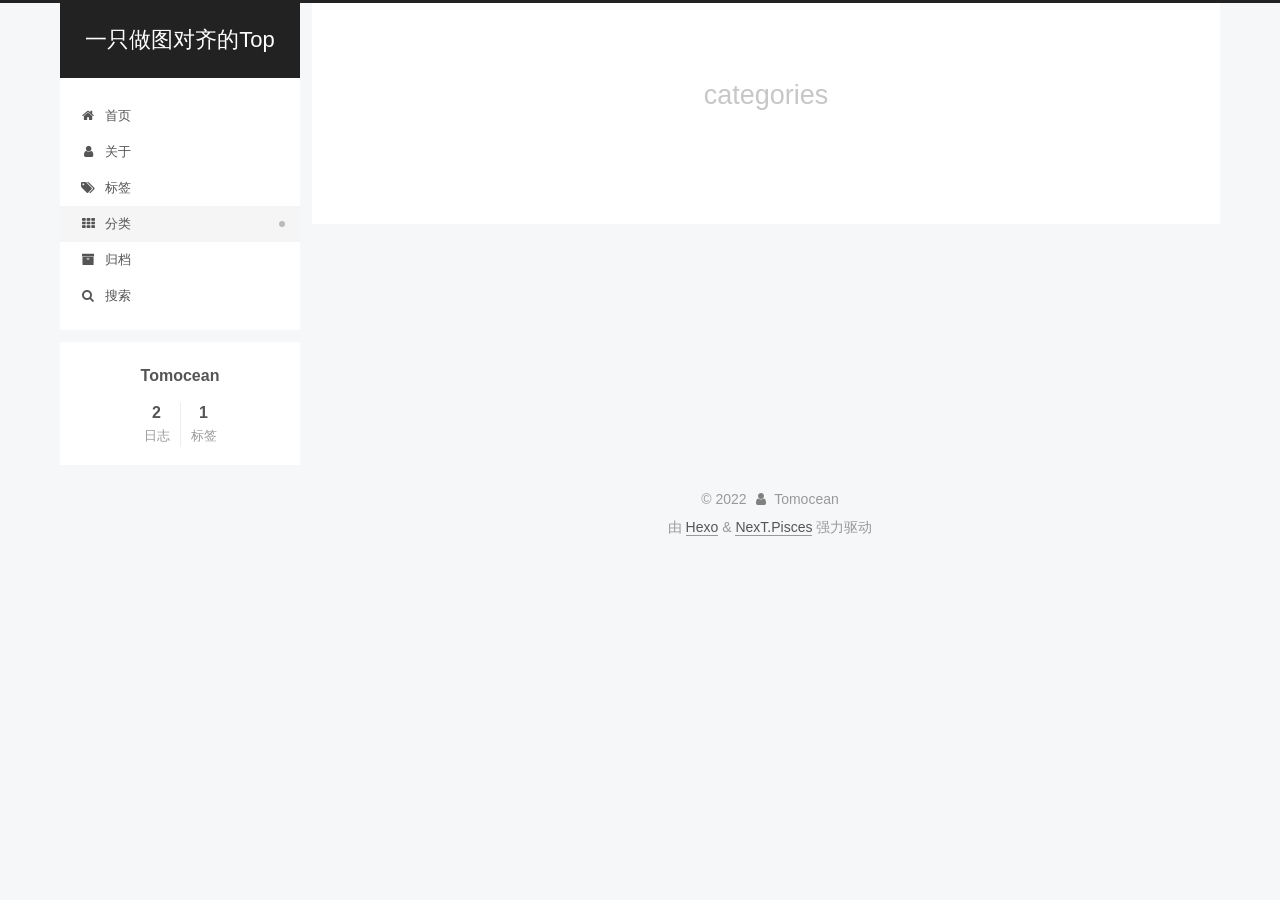
<file: categories/index.html>
<!DOCTYPE html>
<html lang="zh-CN">
<head>
  <meta charset="UTF-8">
<meta name="viewport" content="width=device-width, initial-scale=1, maximum-scale=2">
<meta name="theme-color" content="#222">
<meta name="generator" content="Hexo 6.0.0">
  <link rel="apple-touch-icon" sizes="180x180" href="/images/apple-touch-icon-next.png">
  <link rel="icon" type="image/png" sizes="32x32" href="/images/favicon-32x32-next.png">
  <link rel="icon" type="image/png" sizes="16x16" href="/images/favicon-16x16-next.png">
  <link rel="mask-icon" href="/images/logo.svg" color="#222">

<link rel="stylesheet" href="/css/main.css">


<link rel="stylesheet" href="/lib/font-awesome/css/font-awesome.min.css">

<script id="hexo-configurations">
    var NexT = window.NexT || {};
    var CONFIG = {"hostname":"example.com","root":"/","scheme":"Pisces","version":"7.8.0","exturl":false,"sidebar":{"position":"left","display":"post","padding":18,"offset":12,"onmobile":false},"copycode":{"enable":false,"show_result":false,"style":null},"back2top":{"enable":true,"sidebar":false,"scrollpercent":false},"bookmark":{"enable":false,"color":"#222","save":"auto"},"fancybox":false,"mediumzoom":false,"lazyload":false,"pangu":false,"comments":{"style":"tabs","active":null,"storage":true,"lazyload":false,"nav":null},"algolia":{"hits":{"per_page":10},"labels":{"input_placeholder":"Search for Posts","hits_empty":"We didn't find any results for the search: ${query}","hits_stats":"${hits} results found in ${time} ms"}},"localsearch":{"enable":true,"trigger":"auto","top_n_per_article":1,"unescape":false,"preload":false},"motion":{"enable":true,"async":false,"transition":{"post_block":"fadeIn","post_header":"slideDownIn","post_body":"slideDownIn","coll_header":"slideLeftIn","sidebar":"slideUpIn"}},"path":"search.xml"};
  </script>

  <meta property="og:type" content="website">
<meta property="og:title" content="categories">
<meta property="og:url" content="http://example.com/categories/index.html">
<meta property="og:site_name" content="一只做图对齐的Top">
<meta property="og:locale" content="zh_CN">
<meta property="article:published_time" content="2022-03-02T09:24:25.000Z">
<meta property="article:modified_time" content="2022-03-02T09:27:42.903Z">
<meta property="article:author" content="Tomocean">
<meta property="article:tag" content="Node Embedding，Graph">
<meta name="twitter:card" content="summary">

<link rel="canonical" href="http://example.com/categories/">


<script id="page-configurations">
  // https://hexo.io/docs/variables.html
  CONFIG.page = {
    sidebar: "",
    isHome : false,
    isPost : false,
    lang   : 'zh-CN'
  };
</script>

  <title>categories | 一只做图对齐的Top
</title>
  






  <noscript>
  <style>
  .use-motion .brand,
  .use-motion .menu-item,
  .sidebar-inner,
  .use-motion .post-block,
  .use-motion .pagination,
  .use-motion .comments,
  .use-motion .post-header,
  .use-motion .post-body,
  .use-motion .collection-header { opacity: initial; }

  .use-motion .site-title,
  .use-motion .site-subtitle {
    opacity: initial;
    top: initial;
  }

  .use-motion .logo-line-before i { left: initial; }
  .use-motion .logo-line-after i { right: initial; }
  </style>
</noscript>

</head>

<body itemscope itemtype="http://schema.org/WebPage">
  <div class="container use-motion">
    <div class="headband"></div>

    <header class="header" itemscope itemtype="http://schema.org/WPHeader">
      <div class="header-inner"><div class="site-brand-container">
  <div class="site-nav-toggle">
    <div class="toggle" aria-label="切换导航栏">
      <span class="toggle-line toggle-line-first"></span>
      <span class="toggle-line toggle-line-middle"></span>
      <span class="toggle-line toggle-line-last"></span>
    </div>
  </div>

  <div class="site-meta">

    <a href="/" class="brand" rel="start">
      <span class="logo-line-before"><i></i></span>
      <h1 class="site-title">一只做图对齐的Top</h1>
      <span class="logo-line-after"><i></i></span>
    </a>
  </div>

  <div class="site-nav-right">
    <div class="toggle popup-trigger">
        <i class="fa fa-search fa-fw fa-lg"></i>
    </div>
  </div>
</div>




<nav class="site-nav">
  <ul id="menu" class="menu">
        <li class="menu-item menu-item-home">

    <a href="/" rel="section"><i class="fa fa-fw fa-home"></i>首页</a>

  </li>
        <li class="menu-item menu-item-about">

    <a href="/about/" rel="section"><i class="fa fa-fw fa-user"></i>关于</a>

  </li>
        <li class="menu-item menu-item-tags">

    <a href="/tags/" rel="section"><i class="fa fa-fw fa-tags"></i>标签</a>

  </li>
        <li class="menu-item menu-item-categories">

    <a href="/categories/" rel="section"><i class="fa fa-fw fa-th"></i>分类</a>

  </li>
        <li class="menu-item menu-item-archives">

    <a href="/archives/" rel="section"><i class="fa fa-fw fa-archive"></i>归档</a>

  </li>
      <li class="menu-item menu-item-search">
        <a role="button" class="popup-trigger"><i class="fa fa-search fa-fw"></i>搜索
        </a>
      </li>
  </ul>
</nav>



  <div class="search-pop-overlay">
    <div class="popup search-popup">
        <div class="search-header">
  <span class="search-icon">
    <i class="fa fa-search"></i>
  </span>
  <div class="search-input-container">
    <input autocomplete="off" autocapitalize="off"
           placeholder="搜索..." spellcheck="false"
           type="search" class="search-input">
  </div>
  <span class="popup-btn-close">
    <i class="fa fa-times-circle"></i>
  </span>
</div>
<div id="search-result">
  <div id="no-result">
    <i class="fa fa-spinner fa-pulse fa-5x fa-fw"></i>
  </div>
</div>

    </div>
  </div>

</div>
    </header>

    
  <div class="back-to-top">
    <i class="fa fa-arrow-up"></i>
    <span>0%</span>
  </div>


    <main class="main">
      <div class="main-inner">
        <div class="content-wrap">
          
  
  

          <div class="content page posts-expand">
            

    
    
    
    <div class="post-block" lang="zh-CN">
      <header class="post-header">

<h1 class="post-title" itemprop="name headline">categories
</h1>

<div class="post-meta">
  

</div>

</header>

      
      
      
      <div class="post-body">
          
      </div>
      
      
      
    </div>
    

    
    
    


          </div>
          

<script>
  window.addEventListener('tabs:register', () => {
    let { activeClass } = CONFIG.comments;
    if (CONFIG.comments.storage) {
      activeClass = localStorage.getItem('comments_active') || activeClass;
    }
    if (activeClass) {
      let activeTab = document.querySelector(`a[href="#comment-${activeClass}"]`);
      if (activeTab) {
        activeTab.click();
      }
    }
  });
  if (CONFIG.comments.storage) {
    window.addEventListener('tabs:click', event => {
      if (!event.target.matches('.tabs-comment .tab-content .tab-pane')) return;
      let commentClass = event.target.classList[1];
      localStorage.setItem('comments_active', commentClass);
    });
  }
</script>

        </div>
          
  
  <div class="toggle sidebar-toggle">
    <span class="toggle-line toggle-line-first"></span>
    <span class="toggle-line toggle-line-middle"></span>
    <span class="toggle-line toggle-line-last"></span>
  </div>

  <aside class="sidebar">
    <div class="sidebar-inner">

      <ul class="sidebar-nav motion-element">
        <li class="sidebar-nav-toc">
          文章目录
        </li>
        <li class="sidebar-nav-overview">
          站点概览
        </li>
      </ul>

      <!--noindex-->
      <div class="post-toc-wrap sidebar-panel">
      </div>
      <!--/noindex-->

      <div class="site-overview-wrap sidebar-panel">
        <div class="site-author motion-element" itemprop="author" itemscope itemtype="http://schema.org/Person">
  <p class="site-author-name" itemprop="name">Tomocean</p>
  <div class="site-description" itemprop="description"></div>
</div>
<div class="site-state-wrap motion-element">
  <nav class="site-state">
      <div class="site-state-item site-state-posts">
          <a href="/archives/">
        
          <span class="site-state-item-count">2</span>
          <span class="site-state-item-name">日志</span>
        </a>
      </div>
      <div class="site-state-item site-state-tags">
        <span class="site-state-item-count">1</span>
        <span class="site-state-item-name">标签</span>
      </div>
  </nav>
</div>



      </div>

    </div>
  </aside>
  <div id="sidebar-dimmer"></div>


      </div>
    </main>

    <footer class="footer">
      <div class="footer-inner">
        

        

<div class="copyright">
  
  &copy; 
  <span itemprop="copyrightYear">2022</span>
  <span class="with-love">
    <i class="fa fa-user"></i>
  </span>
  <span class="author" itemprop="copyrightHolder">Tomocean</span>
</div>
  <div class="powered-by">由 <a href="https://hexo.io/" class="theme-link" rel="noopener" target="_blank">Hexo</a> & <a href="https://pisces.theme-next.org/" class="theme-link" rel="noopener" target="_blank">NexT.Pisces</a> 强力驱动
  </div>

        








      </div>
    </footer>
  </div>

  
  <script src="/lib/anime.min.js"></script>
  <script src="/lib/velocity/velocity.min.js"></script>
  <script src="/lib/velocity/velocity.ui.min.js"></script>

<script src="/js/utils.js"></script>

<script src="/js/motion.js"></script>


<script src="/js/schemes/pisces.js"></script>


<script src="/js/next-boot.js"></script>




  




  
<script src="/js/local-search.js"></script>













  

  

</body>
</html>
</file>
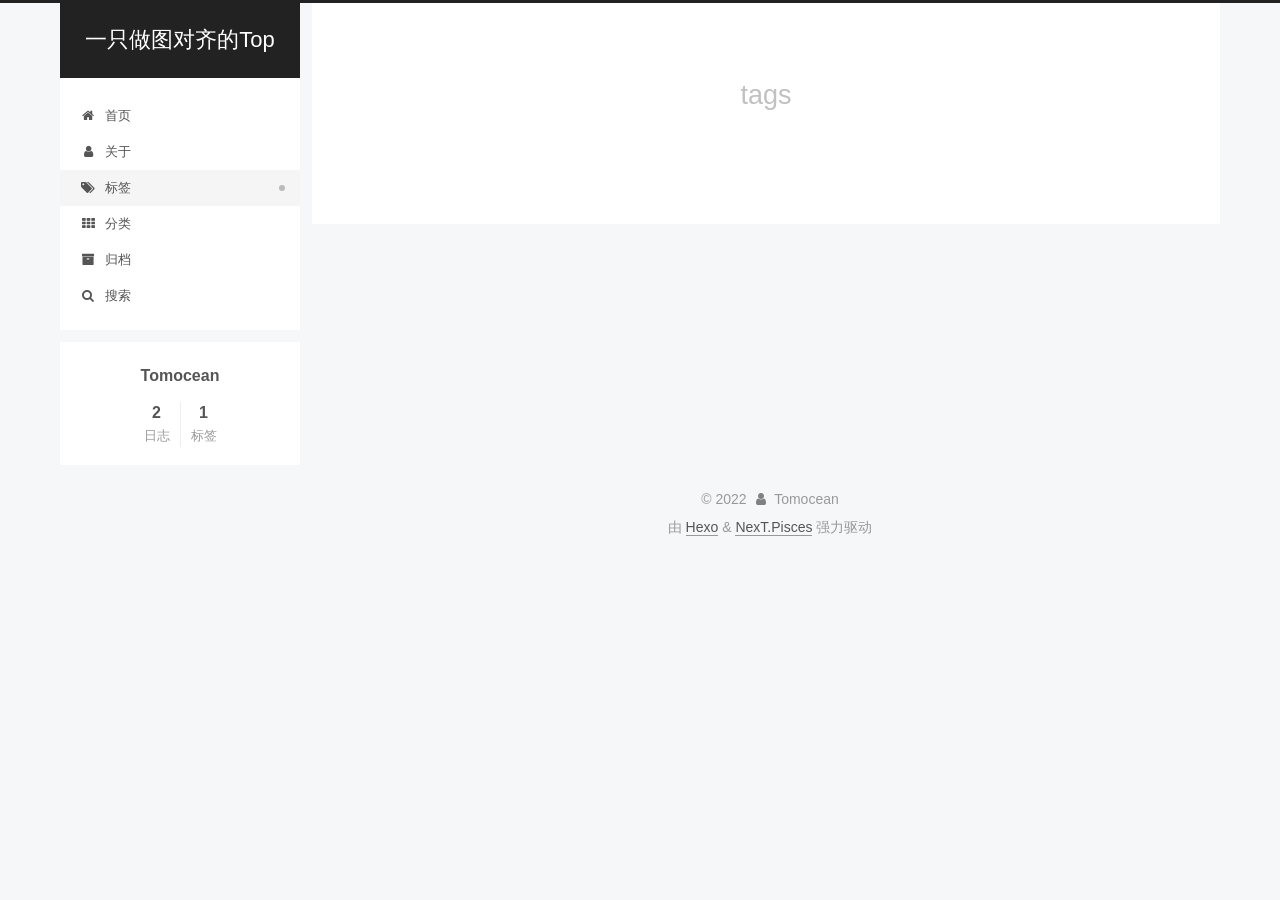
<file: tags/index.html>
<!DOCTYPE html>
<html lang="zh-CN">
<head>
  <meta charset="UTF-8">
<meta name="viewport" content="width=device-width, initial-scale=1, maximum-scale=2">
<meta name="theme-color" content="#222">
<meta name="generator" content="Hexo 6.0.0">
  <link rel="apple-touch-icon" sizes="180x180" href="/images/apple-touch-icon-next.png">
  <link rel="icon" type="image/png" sizes="32x32" href="/images/favicon-32x32-next.png">
  <link rel="icon" type="image/png" sizes="16x16" href="/images/favicon-16x16-next.png">
  <link rel="mask-icon" href="/images/logo.svg" color="#222">

<link rel="stylesheet" href="/css/main.css">


<link rel="stylesheet" href="/lib/font-awesome/css/font-awesome.min.css">

<script id="hexo-configurations">
    var NexT = window.NexT || {};
    var CONFIG = {"hostname":"example.com","root":"/","scheme":"Pisces","version":"7.8.0","exturl":false,"sidebar":{"position":"left","display":"post","padding":18,"offset":12,"onmobile":false},"copycode":{"enable":false,"show_result":false,"style":null},"back2top":{"enable":true,"sidebar":false,"scrollpercent":false},"bookmark":{"enable":false,"color":"#222","save":"auto"},"fancybox":false,"mediumzoom":false,"lazyload":false,"pangu":false,"comments":{"style":"tabs","active":null,"storage":true,"lazyload":false,"nav":null},"algolia":{"hits":{"per_page":10},"labels":{"input_placeholder":"Search for Posts","hits_empty":"We didn't find any results for the search: ${query}","hits_stats":"${hits} results found in ${time} ms"}},"localsearch":{"enable":true,"trigger":"auto","top_n_per_article":1,"unescape":false,"preload":false},"motion":{"enable":true,"async":false,"transition":{"post_block":"fadeIn","post_header":"slideDownIn","post_body":"slideDownIn","coll_header":"slideLeftIn","sidebar":"slideUpIn"}},"path":"search.xml"};
  </script>

  <meta property="og:type" content="website">
<meta property="og:title" content="tags">
<meta property="og:url" content="http://example.com/tags/index.html">
<meta property="og:site_name" content="一只做图对齐的Top">
<meta property="og:locale" content="zh_CN">
<meta property="article:published_time" content="2022-03-02T09:24:33.000Z">
<meta property="article:modified_time" content="2022-03-02T09:27:54.418Z">
<meta property="article:author" content="Tomocean">
<meta property="article:tag" content="Node Embedding，Graph">
<meta name="twitter:card" content="summary">

<link rel="canonical" href="http://example.com/tags/">


<script id="page-configurations">
  // https://hexo.io/docs/variables.html
  CONFIG.page = {
    sidebar: "",
    isHome : false,
    isPost : false,
    lang   : 'zh-CN'
  };
</script>

  <title>tags | 一只做图对齐的Top
</title>
  






  <noscript>
  <style>
  .use-motion .brand,
  .use-motion .menu-item,
  .sidebar-inner,
  .use-motion .post-block,
  .use-motion .pagination,
  .use-motion .comments,
  .use-motion .post-header,
  .use-motion .post-body,
  .use-motion .collection-header { opacity: initial; }

  .use-motion .site-title,
  .use-motion .site-subtitle {
    opacity: initial;
    top: initial;
  }

  .use-motion .logo-line-before i { left: initial; }
  .use-motion .logo-line-after i { right: initial; }
  </style>
</noscript>

</head>

<body itemscope itemtype="http://schema.org/WebPage">
  <div class="container use-motion">
    <div class="headband"></div>

    <header class="header" itemscope itemtype="http://schema.org/WPHeader">
      <div class="header-inner"><div class="site-brand-container">
  <div class="site-nav-toggle">
    <div class="toggle" aria-label="切换导航栏">
      <span class="toggle-line toggle-line-first"></span>
      <span class="toggle-line toggle-line-middle"></span>
      <span class="toggle-line toggle-line-last"></span>
    </div>
  </div>

  <div class="site-meta">

    <a href="/" class="brand" rel="start">
      <span class="logo-line-before"><i></i></span>
      <h1 class="site-title">一只做图对齐的Top</h1>
      <span class="logo-line-after"><i></i></span>
    </a>
  </div>

  <div class="site-nav-right">
    <div class="toggle popup-trigger">
        <i class="fa fa-search fa-fw fa-lg"></i>
    </div>
  </div>
</div>




<nav class="site-nav">
  <ul id="menu" class="menu">
        <li class="menu-item menu-item-home">

    <a href="/" rel="section"><i class="fa fa-fw fa-home"></i>首页</a>

  </li>
        <li class="menu-item menu-item-about">

    <a href="/about/" rel="section"><i class="fa fa-fw fa-user"></i>关于</a>

  </li>
        <li class="menu-item menu-item-tags">

    <a href="/tags/" rel="section"><i class="fa fa-fw fa-tags"></i>标签</a>

  </li>
        <li class="menu-item menu-item-categories">

    <a href="/categories/" rel="section"><i class="fa fa-fw fa-th"></i>分类</a>

  </li>
        <li class="menu-item menu-item-archives">

    <a href="/archives/" rel="section"><i class="fa fa-fw fa-archive"></i>归档</a>

  </li>
      <li class="menu-item menu-item-search">
        <a role="button" class="popup-trigger"><i class="fa fa-search fa-fw"></i>搜索
        </a>
      </li>
  </ul>
</nav>



  <div class="search-pop-overlay">
    <div class="popup search-popup">
        <div class="search-header">
  <span class="search-icon">
    <i class="fa fa-search"></i>
  </span>
  <div class="search-input-container">
    <input autocomplete="off" autocapitalize="off"
           placeholder="搜索..." spellcheck="false"
           type="search" class="search-input">
  </div>
  <span class="popup-btn-close">
    <i class="fa fa-times-circle"></i>
  </span>
</div>
<div id="search-result">
  <div id="no-result">
    <i class="fa fa-spinner fa-pulse fa-5x fa-fw"></i>
  </div>
</div>

    </div>
  </div>

</div>
    </header>

    
  <div class="back-to-top">
    <i class="fa fa-arrow-up"></i>
    <span>0%</span>
  </div>


    <main class="main">
      <div class="main-inner">
        <div class="content-wrap">
          
  
  

          <div class="content page posts-expand">
            

    
    
    
    <div class="post-block" lang="zh-CN">
      <header class="post-header">

<h1 class="post-title" itemprop="name headline">tags
</h1>

<div class="post-meta">
  

</div>

</header>

      
      
      
      <div class="post-body">
          
      </div>
      
      
      
    </div>
    

    
    
    


          </div>
          

<script>
  window.addEventListener('tabs:register', () => {
    let { activeClass } = CONFIG.comments;
    if (CONFIG.comments.storage) {
      activeClass = localStorage.getItem('comments_active') || activeClass;
    }
    if (activeClass) {
      let activeTab = document.querySelector(`a[href="#comment-${activeClass}"]`);
      if (activeTab) {
        activeTab.click();
      }
    }
  });
  if (CONFIG.comments.storage) {
    window.addEventListener('tabs:click', event => {
      if (!event.target.matches('.tabs-comment .tab-content .tab-pane')) return;
      let commentClass = event.target.classList[1];
      localStorage.setItem('comments_active', commentClass);
    });
  }
</script>

        </div>
          
  
  <div class="toggle sidebar-toggle">
    <span class="toggle-line toggle-line-first"></span>
    <span class="toggle-line toggle-line-middle"></span>
    <span class="toggle-line toggle-line-last"></span>
  </div>

  <aside class="sidebar">
    <div class="sidebar-inner">

      <ul class="sidebar-nav motion-element">
        <li class="sidebar-nav-toc">
          文章目录
        </li>
        <li class="sidebar-nav-overview">
          站点概览
        </li>
      </ul>

      <!--noindex-->
      <div class="post-toc-wrap sidebar-panel">
      </div>
      <!--/noindex-->

      <div class="site-overview-wrap sidebar-panel">
        <div class="site-author motion-element" itemprop="author" itemscope itemtype="http://schema.org/Person">
  <p class="site-author-name" itemprop="name">Tomocean</p>
  <div class="site-description" itemprop="description"></div>
</div>
<div class="site-state-wrap motion-element">
  <nav class="site-state">
      <div class="site-state-item site-state-posts">
          <a href="/archives/">
        
          <span class="site-state-item-count">2</span>
          <span class="site-state-item-name">日志</span>
        </a>
      </div>
      <div class="site-state-item site-state-tags">
        <span class="site-state-item-count">1</span>
        <span class="site-state-item-name">标签</span>
      </div>
  </nav>
</div>



      </div>

    </div>
  </aside>
  <div id="sidebar-dimmer"></div>


      </div>
    </main>

    <footer class="footer">
      <div class="footer-inner">
        

        

<div class="copyright">
  
  &copy; 
  <span itemprop="copyrightYear">2022</span>
  <span class="with-love">
    <i class="fa fa-user"></i>
  </span>
  <span class="author" itemprop="copyrightHolder">Tomocean</span>
</div>
  <div class="powered-by">由 <a href="https://hexo.io/" class="theme-link" rel="noopener" target="_blank">Hexo</a> & <a href="https://pisces.theme-next.org/" class="theme-link" rel="noopener" target="_blank">NexT.Pisces</a> 强力驱动
  </div>

        








      </div>
    </footer>
  </div>

  
  <script src="/lib/anime.min.js"></script>
  <script src="/lib/velocity/velocity.min.js"></script>
  <script src="/lib/velocity/velocity.ui.min.js"></script>

<script src="/js/utils.js"></script>

<script src="/js/motion.js"></script>


<script src="/js/schemes/pisces.js"></script>


<script src="/js/next-boot.js"></script>




  




  
<script src="/js/local-search.js"></script>













  

  

</body>
</html>
</file>
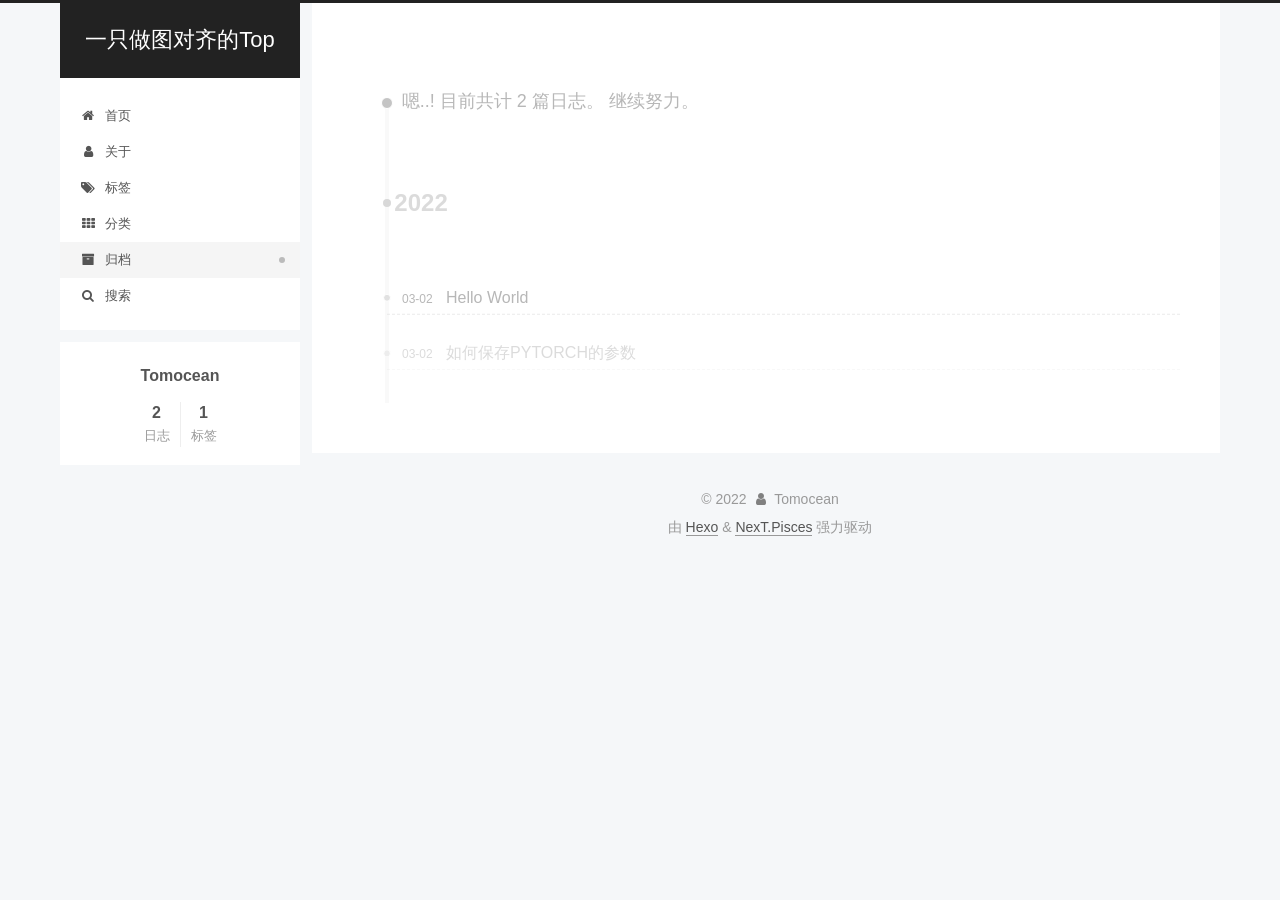
<file: archives/2022/index.html>
<!DOCTYPE html>
<html lang="zh-CN">
<head>
  <meta charset="UTF-8">
<meta name="viewport" content="width=device-width, initial-scale=1, maximum-scale=2">
<meta name="theme-color" content="#222">
<meta name="generator" content="Hexo 6.0.0">
  <link rel="apple-touch-icon" sizes="180x180" href="/images/apple-touch-icon-next.png">
  <link rel="icon" type="image/png" sizes="32x32" href="/images/favicon-32x32-next.png">
  <link rel="icon" type="image/png" sizes="16x16" href="/images/favicon-16x16-next.png">
  <link rel="mask-icon" href="/images/logo.svg" color="#222">

<link rel="stylesheet" href="/css/main.css">


<link rel="stylesheet" href="/lib/font-awesome/css/font-awesome.min.css">

<script id="hexo-configurations">
    var NexT = window.NexT || {};
    var CONFIG = {"hostname":"example.com","root":"/","scheme":"Pisces","version":"7.8.0","exturl":false,"sidebar":{"position":"left","display":"post","padding":18,"offset":12,"onmobile":false},"copycode":{"enable":false,"show_result":false,"style":null},"back2top":{"enable":true,"sidebar":false,"scrollpercent":false},"bookmark":{"enable":false,"color":"#222","save":"auto"},"fancybox":false,"mediumzoom":false,"lazyload":false,"pangu":false,"comments":{"style":"tabs","active":null,"storage":true,"lazyload":false,"nav":null},"algolia":{"hits":{"per_page":10},"labels":{"input_placeholder":"Search for Posts","hits_empty":"We didn't find any results for the search: ${query}","hits_stats":"${hits} results found in ${time} ms"}},"localsearch":{"enable":true,"trigger":"auto","top_n_per_article":1,"unescape":false,"preload":false},"motion":{"enable":true,"async":false,"transition":{"post_block":"fadeIn","post_header":"slideDownIn","post_body":"slideDownIn","coll_header":"slideLeftIn","sidebar":"slideUpIn"}},"path":"search.xml"};
  </script>

  <meta property="og:type" content="website">
<meta property="og:title" content="一只做图对齐的Top">
<meta property="og:url" content="http://example.com/archives/2022/index.html">
<meta property="og:site_name" content="一只做图对齐的Top">
<meta property="og:locale" content="zh_CN">
<meta property="article:author" content="Tomocean">
<meta property="article:tag" content="Node Embedding，Graph">
<meta name="twitter:card" content="summary">

<link rel="canonical" href="http://example.com/archives/2022/">


<script id="page-configurations">
  // https://hexo.io/docs/variables.html
  CONFIG.page = {
    sidebar: "",
    isHome : false,
    isPost : false,
    lang   : 'zh-CN'
  };
</script>

  <title>归档 | 一只做图对齐的Top</title>
  






  <noscript>
  <style>
  .use-motion .brand,
  .use-motion .menu-item,
  .sidebar-inner,
  .use-motion .post-block,
  .use-motion .pagination,
  .use-motion .comments,
  .use-motion .post-header,
  .use-motion .post-body,
  .use-motion .collection-header { opacity: initial; }

  .use-motion .site-title,
  .use-motion .site-subtitle {
    opacity: initial;
    top: initial;
  }

  .use-motion .logo-line-before i { left: initial; }
  .use-motion .logo-line-after i { right: initial; }
  </style>
</noscript>

</head>

<body itemscope itemtype="http://schema.org/WebPage">
  <div class="container use-motion">
    <div class="headband"></div>

    <header class="header" itemscope itemtype="http://schema.org/WPHeader">
      <div class="header-inner"><div class="site-brand-container">
  <div class="site-nav-toggle">
    <div class="toggle" aria-label="切换导航栏">
      <span class="toggle-line toggle-line-first"></span>
      <span class="toggle-line toggle-line-middle"></span>
      <span class="toggle-line toggle-line-last"></span>
    </div>
  </div>

  <div class="site-meta">

    <a href="/" class="brand" rel="start">
      <span class="logo-line-before"><i></i></span>
      <h1 class="site-title">一只做图对齐的Top</h1>
      <span class="logo-line-after"><i></i></span>
    </a>
  </div>

  <div class="site-nav-right">
    <div class="toggle popup-trigger">
        <i class="fa fa-search fa-fw fa-lg"></i>
    </div>
  </div>
</div>




<nav class="site-nav">
  <ul id="menu" class="menu">
        <li class="menu-item menu-item-home">

    <a href="/" rel="section"><i class="fa fa-fw fa-home"></i>首页</a>

  </li>
        <li class="menu-item menu-item-about">

    <a href="/about/" rel="section"><i class="fa fa-fw fa-user"></i>关于</a>

  </li>
        <li class="menu-item menu-item-tags">

    <a href="/tags/" rel="section"><i class="fa fa-fw fa-tags"></i>标签</a>

  </li>
        <li class="menu-item menu-item-categories">

    <a href="/categories/" rel="section"><i class="fa fa-fw fa-th"></i>分类</a>

  </li>
        <li class="menu-item menu-item-archives">

    <a href="/archives/" rel="section"><i class="fa fa-fw fa-archive"></i>归档</a>

  </li>
      <li class="menu-item menu-item-search">
        <a role="button" class="popup-trigger"><i class="fa fa-search fa-fw"></i>搜索
        </a>
      </li>
  </ul>
</nav>



  <div class="search-pop-overlay">
    <div class="popup search-popup">
        <div class="search-header">
  <span class="search-icon">
    <i class="fa fa-search"></i>
  </span>
  <div class="search-input-container">
    <input autocomplete="off" autocapitalize="off"
           placeholder="搜索..." spellcheck="false"
           type="search" class="search-input">
  </div>
  <span class="popup-btn-close">
    <i class="fa fa-times-circle"></i>
  </span>
</div>
<div id="search-result">
  <div id="no-result">
    <i class="fa fa-spinner fa-pulse fa-5x fa-fw"></i>
  </div>
</div>

    </div>
  </div>

</div>
    </header>

    
  <div class="back-to-top">
    <i class="fa fa-arrow-up"></i>
    <span>0%</span>
  </div>


    <main class="main">
      <div class="main-inner">
        <div class="content-wrap">
          

          <div class="content archive">
            

  
  
  
  <div class="post-block">
    <div class="posts-collapse">
      <div class="collection-title">
        <span class="collection-header">嗯..! 目前共计 2 篇日志。 继续努力。</span>
      </div>

      
    <div class="collection-year">
      <span class="collection-header">2022</span>
    </div>

  <article itemscope itemtype="http://schema.org/Article">
    <header class="post-header">

      <div class="post-meta">
        <time itemprop="dateCreated"
              datetime="2022-03-02T01:49:54+08:00"
              content="2022-03-02">
          03-02
        </time>
      </div>

      <div class="post-title">
          <a class="post-title-link" href="/2022/03/02/hello-world/" itemprop="url">
            <span itemprop="name">Hello World</span>
          </a>
      </div>

    </header>
  </article>

  <article itemscope itemtype="http://schema.org/Article">
    <header class="post-header">

      <div class="post-meta">
        <time itemprop="dateCreated"
              datetime="2022-03-02T00:00:00+08:00"
              content="2022-03-02">
          03-02
        </time>
      </div>

      <div class="post-title">
          <a class="post-title-link" href="/2022/03/02/pytorch_parameter_save/" itemprop="url">
            <span itemprop="name">如何保存PYTORCH的参数</span>
          </a>
      </div>

    </header>
  </article>


    </div>
  </div>
  
  
  

  



          </div>
          

<script>
  window.addEventListener('tabs:register', () => {
    let { activeClass } = CONFIG.comments;
    if (CONFIG.comments.storage) {
      activeClass = localStorage.getItem('comments_active') || activeClass;
    }
    if (activeClass) {
      let activeTab = document.querySelector(`a[href="#comment-${activeClass}"]`);
      if (activeTab) {
        activeTab.click();
      }
    }
  });
  if (CONFIG.comments.storage) {
    window.addEventListener('tabs:click', event => {
      if (!event.target.matches('.tabs-comment .tab-content .tab-pane')) return;
      let commentClass = event.target.classList[1];
      localStorage.setItem('comments_active', commentClass);
    });
  }
</script>

        </div>
          
  
  <div class="toggle sidebar-toggle">
    <span class="toggle-line toggle-line-first"></span>
    <span class="toggle-line toggle-line-middle"></span>
    <span class="toggle-line toggle-line-last"></span>
  </div>

  <aside class="sidebar">
    <div class="sidebar-inner">

      <ul class="sidebar-nav motion-element">
        <li class="sidebar-nav-toc">
          文章目录
        </li>
        <li class="sidebar-nav-overview">
          站点概览
        </li>
      </ul>

      <!--noindex-->
      <div class="post-toc-wrap sidebar-panel">
      </div>
      <!--/noindex-->

      <div class="site-overview-wrap sidebar-panel">
        <div class="site-author motion-element" itemprop="author" itemscope itemtype="http://schema.org/Person">
  <p class="site-author-name" itemprop="name">Tomocean</p>
  <div class="site-description" itemprop="description"></div>
</div>
<div class="site-state-wrap motion-element">
  <nav class="site-state">
      <div class="site-state-item site-state-posts">
          <a href="/archives/">
        
          <span class="site-state-item-count">2</span>
          <span class="site-state-item-name">日志</span>
        </a>
      </div>
      <div class="site-state-item site-state-tags">
        <span class="site-state-item-count">1</span>
        <span class="site-state-item-name">标签</span>
      </div>
  </nav>
</div>



      </div>

    </div>
  </aside>
  <div id="sidebar-dimmer"></div>


      </div>
    </main>

    <footer class="footer">
      <div class="footer-inner">
        

        

<div class="copyright">
  
  &copy; 
  <span itemprop="copyrightYear">2022</span>
  <span class="with-love">
    <i class="fa fa-user"></i>
  </span>
  <span class="author" itemprop="copyrightHolder">Tomocean</span>
</div>
  <div class="powered-by">由 <a href="https://hexo.io/" class="theme-link" rel="noopener" target="_blank">Hexo</a> & <a href="https://pisces.theme-next.org/" class="theme-link" rel="noopener" target="_blank">NexT.Pisces</a> 强力驱动
  </div>

        








      </div>
    </footer>
  </div>

  
  <script src="/lib/anime.min.js"></script>
  <script src="/lib/velocity/velocity.min.js"></script>
  <script src="/lib/velocity/velocity.ui.min.js"></script>

<script src="/js/utils.js"></script>

<script src="/js/motion.js"></script>


<script src="/js/schemes/pisces.js"></script>


<script src="/js/next-boot.js"></script>




  




  
<script src="/js/local-search.js"></script>













  

  

</body>
</html>
</file>
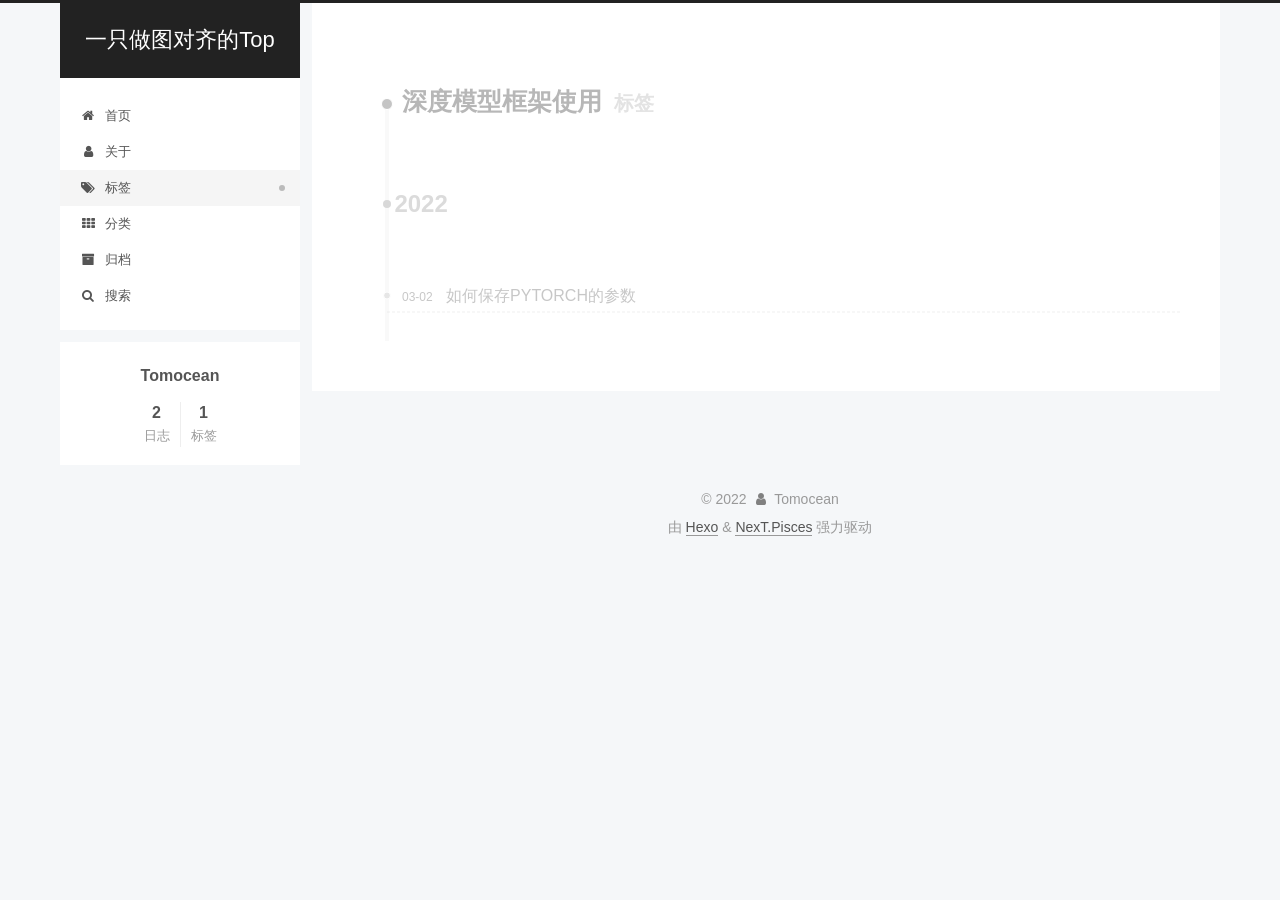
<file: tags/深度模型框架使用/index.html>
<!DOCTYPE html>
<html lang="zh-CN">
<head>
  <meta charset="UTF-8">
<meta name="viewport" content="width=device-width, initial-scale=1, maximum-scale=2">
<meta name="theme-color" content="#222">
<meta name="generator" content="Hexo 6.0.0">
  <link rel="apple-touch-icon" sizes="180x180" href="/images/apple-touch-icon-next.png">
  <link rel="icon" type="image/png" sizes="32x32" href="/images/favicon-32x32-next.png">
  <link rel="icon" type="image/png" sizes="16x16" href="/images/favicon-16x16-next.png">
  <link rel="mask-icon" href="/images/logo.svg" color="#222">

<link rel="stylesheet" href="/css/main.css">


<link rel="stylesheet" href="/lib/font-awesome/css/font-awesome.min.css">

<script id="hexo-configurations">
    var NexT = window.NexT || {};
    var CONFIG = {"hostname":"example.com","root":"/","scheme":"Pisces","version":"7.8.0","exturl":false,"sidebar":{"position":"left","display":"post","padding":18,"offset":12,"onmobile":false},"copycode":{"enable":false,"show_result":false,"style":null},"back2top":{"enable":true,"sidebar":false,"scrollpercent":false},"bookmark":{"enable":false,"color":"#222","save":"auto"},"fancybox":false,"mediumzoom":false,"lazyload":false,"pangu":false,"comments":{"style":"tabs","active":null,"storage":true,"lazyload":false,"nav":null},"algolia":{"hits":{"per_page":10},"labels":{"input_placeholder":"Search for Posts","hits_empty":"We didn't find any results for the search: ${query}","hits_stats":"${hits} results found in ${time} ms"}},"localsearch":{"enable":true,"trigger":"auto","top_n_per_article":1,"unescape":false,"preload":false},"motion":{"enable":true,"async":false,"transition":{"post_block":"fadeIn","post_header":"slideDownIn","post_body":"slideDownIn","coll_header":"slideLeftIn","sidebar":"slideUpIn"}},"path":"search.xml"};
  </script>

  <meta property="og:type" content="website">
<meta property="og:title" content="一只做图对齐的Top">
<meta property="og:url" content="http://example.com/tags/%E6%B7%B1%E5%BA%A6%E6%A8%A1%E5%9E%8B%E6%A1%86%E6%9E%B6%E4%BD%BF%E7%94%A8/index.html">
<meta property="og:site_name" content="一只做图对齐的Top">
<meta property="og:locale" content="zh_CN">
<meta property="article:author" content="Tomocean">
<meta property="article:tag" content="Node Embedding，Graph">
<meta name="twitter:card" content="summary">

<link rel="canonical" href="http://example.com/tags/%E6%B7%B1%E5%BA%A6%E6%A8%A1%E5%9E%8B%E6%A1%86%E6%9E%B6%E4%BD%BF%E7%94%A8/">


<script id="page-configurations">
  // https://hexo.io/docs/variables.html
  CONFIG.page = {
    sidebar: "",
    isHome : false,
    isPost : false,
    lang   : 'zh-CN'
  };
</script>

  <title>标签: 深度模型框架使用 | 一只做图对齐的Top</title>
  






  <noscript>
  <style>
  .use-motion .brand,
  .use-motion .menu-item,
  .sidebar-inner,
  .use-motion .post-block,
  .use-motion .pagination,
  .use-motion .comments,
  .use-motion .post-header,
  .use-motion .post-body,
  .use-motion .collection-header { opacity: initial; }

  .use-motion .site-title,
  .use-motion .site-subtitle {
    opacity: initial;
    top: initial;
  }

  .use-motion .logo-line-before i { left: initial; }
  .use-motion .logo-line-after i { right: initial; }
  </style>
</noscript>

</head>

<body itemscope itemtype="http://schema.org/WebPage">
  <div class="container use-motion">
    <div class="headband"></div>

    <header class="header" itemscope itemtype="http://schema.org/WPHeader">
      <div class="header-inner"><div class="site-brand-container">
  <div class="site-nav-toggle">
    <div class="toggle" aria-label="切换导航栏">
      <span class="toggle-line toggle-line-first"></span>
      <span class="toggle-line toggle-line-middle"></span>
      <span class="toggle-line toggle-line-last"></span>
    </div>
  </div>

  <div class="site-meta">

    <a href="/" class="brand" rel="start">
      <span class="logo-line-before"><i></i></span>
      <h1 class="site-title">一只做图对齐的Top</h1>
      <span class="logo-line-after"><i></i></span>
    </a>
  </div>

  <div class="site-nav-right">
    <div class="toggle popup-trigger">
        <i class="fa fa-search fa-fw fa-lg"></i>
    </div>
  </div>
</div>




<nav class="site-nav">
  <ul id="menu" class="menu">
        <li class="menu-item menu-item-home">

    <a href="/" rel="section"><i class="fa fa-fw fa-home"></i>首页</a>

  </li>
        <li class="menu-item menu-item-about">

    <a href="/about/" rel="section"><i class="fa fa-fw fa-user"></i>关于</a>

  </li>
        <li class="menu-item menu-item-tags">

    <a href="/tags/" rel="section"><i class="fa fa-fw fa-tags"></i>标签</a>

  </li>
        <li class="menu-item menu-item-categories">

    <a href="/categories/" rel="section"><i class="fa fa-fw fa-th"></i>分类</a>

  </li>
        <li class="menu-item menu-item-archives">

    <a href="/archives/" rel="section"><i class="fa fa-fw fa-archive"></i>归档</a>

  </li>
      <li class="menu-item menu-item-search">
        <a role="button" class="popup-trigger"><i class="fa fa-search fa-fw"></i>搜索
        </a>
      </li>
  </ul>
</nav>



  <div class="search-pop-overlay">
    <div class="popup search-popup">
        <div class="search-header">
  <span class="search-icon">
    <i class="fa fa-search"></i>
  </span>
  <div class="search-input-container">
    <input autocomplete="off" autocapitalize="off"
           placeholder="搜索..." spellcheck="false"
           type="search" class="search-input">
  </div>
  <span class="popup-btn-close">
    <i class="fa fa-times-circle"></i>
  </span>
</div>
<div id="search-result">
  <div id="no-result">
    <i class="fa fa-spinner fa-pulse fa-5x fa-fw"></i>
  </div>
</div>

    </div>
  </div>

</div>
    </header>

    
  <div class="back-to-top">
    <i class="fa fa-arrow-up"></i>
    <span>0%</span>
  </div>


    <main class="main">
      <div class="main-inner">
        <div class="content-wrap">
          

          <div class="content tag">
            

  
  
  
  <div class="post-block">
    <div class="posts-collapse">
      <div class="collection-title">
        <h2 class="collection-header">深度模型框架使用
          <small>标签</small>
        </h2>
      </div>

      
    <div class="collection-year">
      <span class="collection-header">2022</span>
    </div>

  <article itemscope itemtype="http://schema.org/Article">
    <header class="post-header">

      <div class="post-meta">
        <time itemprop="dateCreated"
              datetime="2022-03-02T00:00:00+08:00"
              content="2022-03-02">
          03-02
        </time>
      </div>

      <div class="post-title">
          <a class="post-title-link" href="/2022/03/02/pytorch_parameter_save/" itemprop="url">
            <span itemprop="name">如何保存PYTORCH的参数</span>
          </a>
      </div>

    </header>
  </article>

    </div>
  </div>
  
  
  

  



          </div>
          

<script>
  window.addEventListener('tabs:register', () => {
    let { activeClass } = CONFIG.comments;
    if (CONFIG.comments.storage) {
      activeClass = localStorage.getItem('comments_active') || activeClass;
    }
    if (activeClass) {
      let activeTab = document.querySelector(`a[href="#comment-${activeClass}"]`);
      if (activeTab) {
        activeTab.click();
      }
    }
  });
  if (CONFIG.comments.storage) {
    window.addEventListener('tabs:click', event => {
      if (!event.target.matches('.tabs-comment .tab-content .tab-pane')) return;
      let commentClass = event.target.classList[1];
      localStorage.setItem('comments_active', commentClass);
    });
  }
</script>

        </div>
          
  
  <div class="toggle sidebar-toggle">
    <span class="toggle-line toggle-line-first"></span>
    <span class="toggle-line toggle-line-middle"></span>
    <span class="toggle-line toggle-line-last"></span>
  </div>

  <aside class="sidebar">
    <div class="sidebar-inner">

      <ul class="sidebar-nav motion-element">
        <li class="sidebar-nav-toc">
          文章目录
        </li>
        <li class="sidebar-nav-overview">
          站点概览
        </li>
      </ul>

      <!--noindex-->
      <div class="post-toc-wrap sidebar-panel">
      </div>
      <!--/noindex-->

      <div class="site-overview-wrap sidebar-panel">
        <div class="site-author motion-element" itemprop="author" itemscope itemtype="http://schema.org/Person">
  <p class="site-author-name" itemprop="name">Tomocean</p>
  <div class="site-description" itemprop="description"></div>
</div>
<div class="site-state-wrap motion-element">
  <nav class="site-state">
      <div class="site-state-item site-state-posts">
          <a href="/archives/">
        
          <span class="site-state-item-count">2</span>
          <span class="site-state-item-name">日志</span>
        </a>
      </div>
      <div class="site-state-item site-state-tags">
        <span class="site-state-item-count">1</span>
        <span class="site-state-item-name">标签</span>
      </div>
  </nav>
</div>



      </div>

    </div>
  </aside>
  <div id="sidebar-dimmer"></div>


      </div>
    </main>

    <footer class="footer">
      <div class="footer-inner">
        

        

<div class="copyright">
  
  &copy; 
  <span itemprop="copyrightYear">2022</span>
  <span class="with-love">
    <i class="fa fa-user"></i>
  </span>
  <span class="author" itemprop="copyrightHolder">Tomocean</span>
</div>
  <div class="powered-by">由 <a href="https://hexo.io/" class="theme-link" rel="noopener" target="_blank">Hexo</a> & <a href="https://pisces.theme-next.org/" class="theme-link" rel="noopener" target="_blank">NexT.Pisces</a> 强力驱动
  </div>

        








      </div>
    </footer>
  </div>

  
  <script src="/lib/anime.min.js"></script>
  <script src="/lib/velocity/velocity.min.js"></script>
  <script src="/lib/velocity/velocity.ui.min.js"></script>

<script src="/js/utils.js"></script>

<script src="/js/motion.js"></script>


<script src="/js/schemes/pisces.js"></script>


<script src="/js/next-boot.js"></script>




  




  
<script src="/js/local-search.js"></script>













  

  

</body>
</html>
</file>
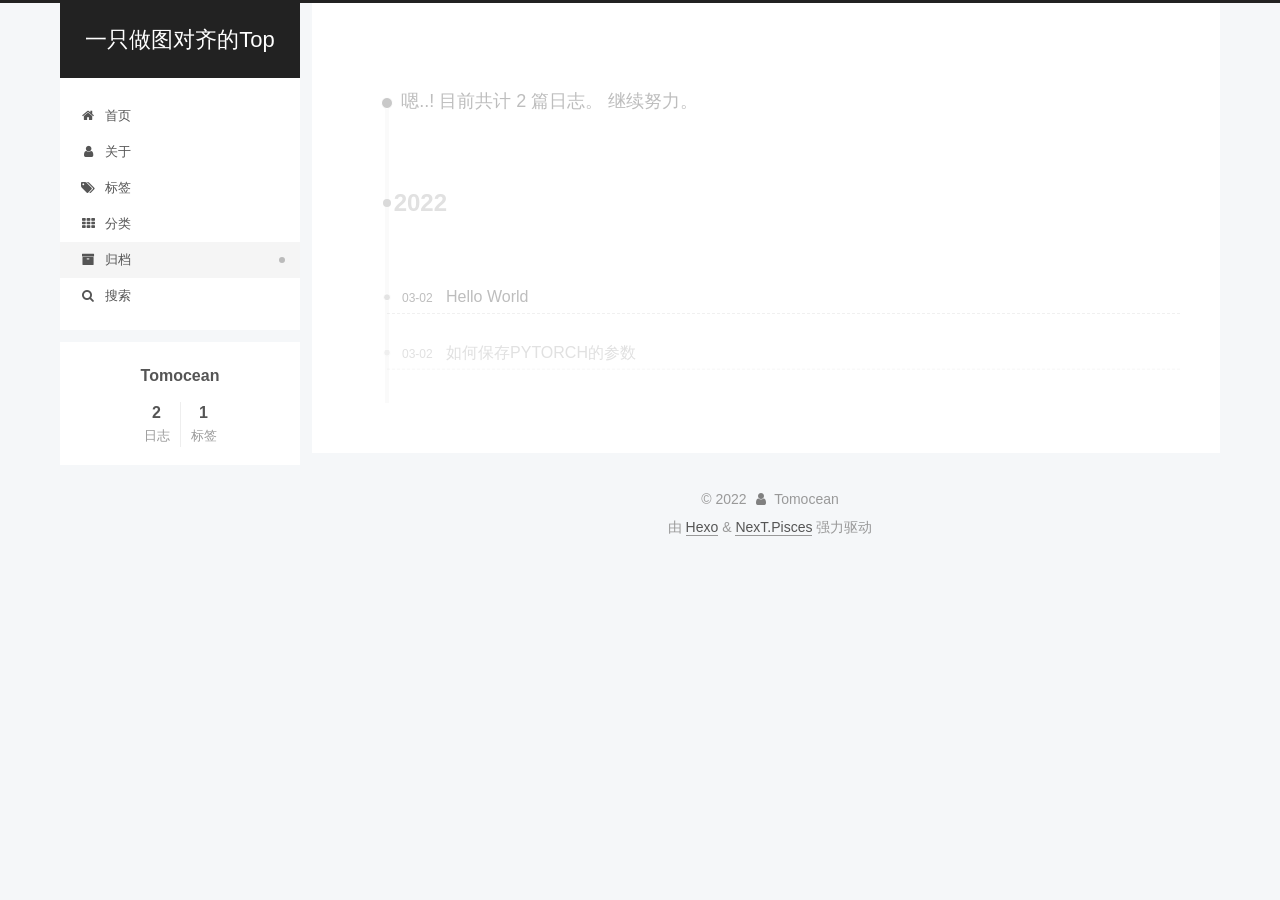
<file: archives/2022/03/index.html>
<!DOCTYPE html>
<html lang="zh-CN">
<head>
  <meta charset="UTF-8">
<meta name="viewport" content="width=device-width, initial-scale=1, maximum-scale=2">
<meta name="theme-color" content="#222">
<meta name="generator" content="Hexo 6.0.0">
  <link rel="apple-touch-icon" sizes="180x180" href="/images/apple-touch-icon-next.png">
  <link rel="icon" type="image/png" sizes="32x32" href="/images/favicon-32x32-next.png">
  <link rel="icon" type="image/png" sizes="16x16" href="/images/favicon-16x16-next.png">
  <link rel="mask-icon" href="/images/logo.svg" color="#222">

<link rel="stylesheet" href="/css/main.css">


<link rel="stylesheet" href="/lib/font-awesome/css/font-awesome.min.css">

<script id="hexo-configurations">
    var NexT = window.NexT || {};
    var CONFIG = {"hostname":"example.com","root":"/","scheme":"Pisces","version":"7.8.0","exturl":false,"sidebar":{"position":"left","display":"post","padding":18,"offset":12,"onmobile":false},"copycode":{"enable":false,"show_result":false,"style":null},"back2top":{"enable":true,"sidebar":false,"scrollpercent":false},"bookmark":{"enable":false,"color":"#222","save":"auto"},"fancybox":false,"mediumzoom":false,"lazyload":false,"pangu":false,"comments":{"style":"tabs","active":null,"storage":true,"lazyload":false,"nav":null},"algolia":{"hits":{"per_page":10},"labels":{"input_placeholder":"Search for Posts","hits_empty":"We didn't find any results for the search: ${query}","hits_stats":"${hits} results found in ${time} ms"}},"localsearch":{"enable":true,"trigger":"auto","top_n_per_article":1,"unescape":false,"preload":false},"motion":{"enable":true,"async":false,"transition":{"post_block":"fadeIn","post_header":"slideDownIn","post_body":"slideDownIn","coll_header":"slideLeftIn","sidebar":"slideUpIn"}},"path":"search.xml"};
  </script>

  <meta property="og:type" content="website">
<meta property="og:title" content="一只做图对齐的Top">
<meta property="og:url" content="http://example.com/archives/2022/03/index.html">
<meta property="og:site_name" content="一只做图对齐的Top">
<meta property="og:locale" content="zh_CN">
<meta property="article:author" content="Tomocean">
<meta property="article:tag" content="Node Embedding，Graph">
<meta name="twitter:card" content="summary">

<link rel="canonical" href="http://example.com/archives/2022/03/">


<script id="page-configurations">
  // https://hexo.io/docs/variables.html
  CONFIG.page = {
    sidebar: "",
    isHome : false,
    isPost : false,
    lang   : 'zh-CN'
  };
</script>

  <title>归档 | 一只做图对齐的Top</title>
  






  <noscript>
  <style>
  .use-motion .brand,
  .use-motion .menu-item,
  .sidebar-inner,
  .use-motion .post-block,
  .use-motion .pagination,
  .use-motion .comments,
  .use-motion .post-header,
  .use-motion .post-body,
  .use-motion .collection-header { opacity: initial; }

  .use-motion .site-title,
  .use-motion .site-subtitle {
    opacity: initial;
    top: initial;
  }

  .use-motion .logo-line-before i { left: initial; }
  .use-motion .logo-line-after i { right: initial; }
  </style>
</noscript>

</head>

<body itemscope itemtype="http://schema.org/WebPage">
  <div class="container use-motion">
    <div class="headband"></div>

    <header class="header" itemscope itemtype="http://schema.org/WPHeader">
      <div class="header-inner"><div class="site-brand-container">
  <div class="site-nav-toggle">
    <div class="toggle" aria-label="切换导航栏">
      <span class="toggle-line toggle-line-first"></span>
      <span class="toggle-line toggle-line-middle"></span>
      <span class="toggle-line toggle-line-last"></span>
    </div>
  </div>

  <div class="site-meta">

    <a href="/" class="brand" rel="start">
      <span class="logo-line-before"><i></i></span>
      <h1 class="site-title">一只做图对齐的Top</h1>
      <span class="logo-line-after"><i></i></span>
    </a>
  </div>

  <div class="site-nav-right">
    <div class="toggle popup-trigger">
        <i class="fa fa-search fa-fw fa-lg"></i>
    </div>
  </div>
</div>




<nav class="site-nav">
  <ul id="menu" class="menu">
        <li class="menu-item menu-item-home">

    <a href="/" rel="section"><i class="fa fa-fw fa-home"></i>首页</a>

  </li>
        <li class="menu-item menu-item-about">

    <a href="/about/" rel="section"><i class="fa fa-fw fa-user"></i>关于</a>

  </li>
        <li class="menu-item menu-item-tags">

    <a href="/tags/" rel="section"><i class="fa fa-fw fa-tags"></i>标签</a>

  </li>
        <li class="menu-item menu-item-categories">

    <a href="/categories/" rel="section"><i class="fa fa-fw fa-th"></i>分类</a>

  </li>
        <li class="menu-item menu-item-archives">

    <a href="/archives/" rel="section"><i class="fa fa-fw fa-archive"></i>归档</a>

  </li>
      <li class="menu-item menu-item-search">
        <a role="button" class="popup-trigger"><i class="fa fa-search fa-fw"></i>搜索
        </a>
      </li>
  </ul>
</nav>



  <div class="search-pop-overlay">
    <div class="popup search-popup">
        <div class="search-header">
  <span class="search-icon">
    <i class="fa fa-search"></i>
  </span>
  <div class="search-input-container">
    <input autocomplete="off" autocapitalize="off"
           placeholder="搜索..." spellcheck="false"
           type="search" class="search-input">
  </div>
  <span class="popup-btn-close">
    <i class="fa fa-times-circle"></i>
  </span>
</div>
<div id="search-result">
  <div id="no-result">
    <i class="fa fa-spinner fa-pulse fa-5x fa-fw"></i>
  </div>
</div>

    </div>
  </div>

</div>
    </header>

    
  <div class="back-to-top">
    <i class="fa fa-arrow-up"></i>
    <span>0%</span>
  </div>


    <main class="main">
      <div class="main-inner">
        <div class="content-wrap">
          

          <div class="content archive">
            

  
  
  
  <div class="post-block">
    <div class="posts-collapse">
      <div class="collection-title">
        <span class="collection-header">嗯..! 目前共计 2 篇日志。 继续努力。</span>
      </div>

      
    <div class="collection-year">
      <span class="collection-header">2022</span>
    </div>

  <article itemscope itemtype="http://schema.org/Article">
    <header class="post-header">

      <div class="post-meta">
        <time itemprop="dateCreated"
              datetime="2022-03-02T01:49:54+08:00"
              content="2022-03-02">
          03-02
        </time>
      </div>

      <div class="post-title">
          <a class="post-title-link" href="/2022/03/02/hello-world/" itemprop="url">
            <span itemprop="name">Hello World</span>
          </a>
      </div>

    </header>
  </article>

  <article itemscope itemtype="http://schema.org/Article">
    <header class="post-header">

      <div class="post-meta">
        <time itemprop="dateCreated"
              datetime="2022-03-02T00:00:00+08:00"
              content="2022-03-02">
          03-02
        </time>
      </div>

      <div class="post-title">
          <a class="post-title-link" href="/2022/03/02/pytorch_parameter_save/" itemprop="url">
            <span itemprop="name">如何保存PYTORCH的参数</span>
          </a>
      </div>

    </header>
  </article>


    </div>
  </div>
  
  
  

  



          </div>
          

<script>
  window.addEventListener('tabs:register', () => {
    let { activeClass } = CONFIG.comments;
    if (CONFIG.comments.storage) {
      activeClass = localStorage.getItem('comments_active') || activeClass;
    }
    if (activeClass) {
      let activeTab = document.querySelector(`a[href="#comment-${activeClass}"]`);
      if (activeTab) {
        activeTab.click();
      }
    }
  });
  if (CONFIG.comments.storage) {
    window.addEventListener('tabs:click', event => {
      if (!event.target.matches('.tabs-comment .tab-content .tab-pane')) return;
      let commentClass = event.target.classList[1];
      localStorage.setItem('comments_active', commentClass);
    });
  }
</script>

        </div>
          
  
  <div class="toggle sidebar-toggle">
    <span class="toggle-line toggle-line-first"></span>
    <span class="toggle-line toggle-line-middle"></span>
    <span class="toggle-line toggle-line-last"></span>
  </div>

  <aside class="sidebar">
    <div class="sidebar-inner">

      <ul class="sidebar-nav motion-element">
        <li class="sidebar-nav-toc">
          文章目录
        </li>
        <li class="sidebar-nav-overview">
          站点概览
        </li>
      </ul>

      <!--noindex-->
      <div class="post-toc-wrap sidebar-panel">
      </div>
      <!--/noindex-->

      <div class="site-overview-wrap sidebar-panel">
        <div class="site-author motion-element" itemprop="author" itemscope itemtype="http://schema.org/Person">
  <p class="site-author-name" itemprop="name">Tomocean</p>
  <div class="site-description" itemprop="description"></div>
</div>
<div class="site-state-wrap motion-element">
  <nav class="site-state">
      <div class="site-state-item site-state-posts">
          <a href="/archives/">
        
          <span class="site-state-item-count">2</span>
          <span class="site-state-item-name">日志</span>
        </a>
      </div>
      <div class="site-state-item site-state-tags">
        <span class="site-state-item-count">1</span>
        <span class="site-state-item-name">标签</span>
      </div>
  </nav>
</div>



      </div>

    </div>
  </aside>
  <div id="sidebar-dimmer"></div>


      </div>
    </main>

    <footer class="footer">
      <div class="footer-inner">
        

        

<div class="copyright">
  
  &copy; 
  <span itemprop="copyrightYear">2022</span>
  <span class="with-love">
    <i class="fa fa-user"></i>
  </span>
  <span class="author" itemprop="copyrightHolder">Tomocean</span>
</div>
  <div class="powered-by">由 <a href="https://hexo.io/" class="theme-link" rel="noopener" target="_blank">Hexo</a> & <a href="https://pisces.theme-next.org/" class="theme-link" rel="noopener" target="_blank">NexT.Pisces</a> 强力驱动
  </div>

        








      </div>
    </footer>
  </div>

  
  <script src="/lib/anime.min.js"></script>
  <script src="/lib/velocity/velocity.min.js"></script>
  <script src="/lib/velocity/velocity.ui.min.js"></script>

<script src="/js/utils.js"></script>

<script src="/js/motion.js"></script>


<script src="/js/schemes/pisces.js"></script>


<script src="/js/next-boot.js"></script>




  




  
<script src="/js/local-search.js"></script>













  

  

</body>
</html>
</file>
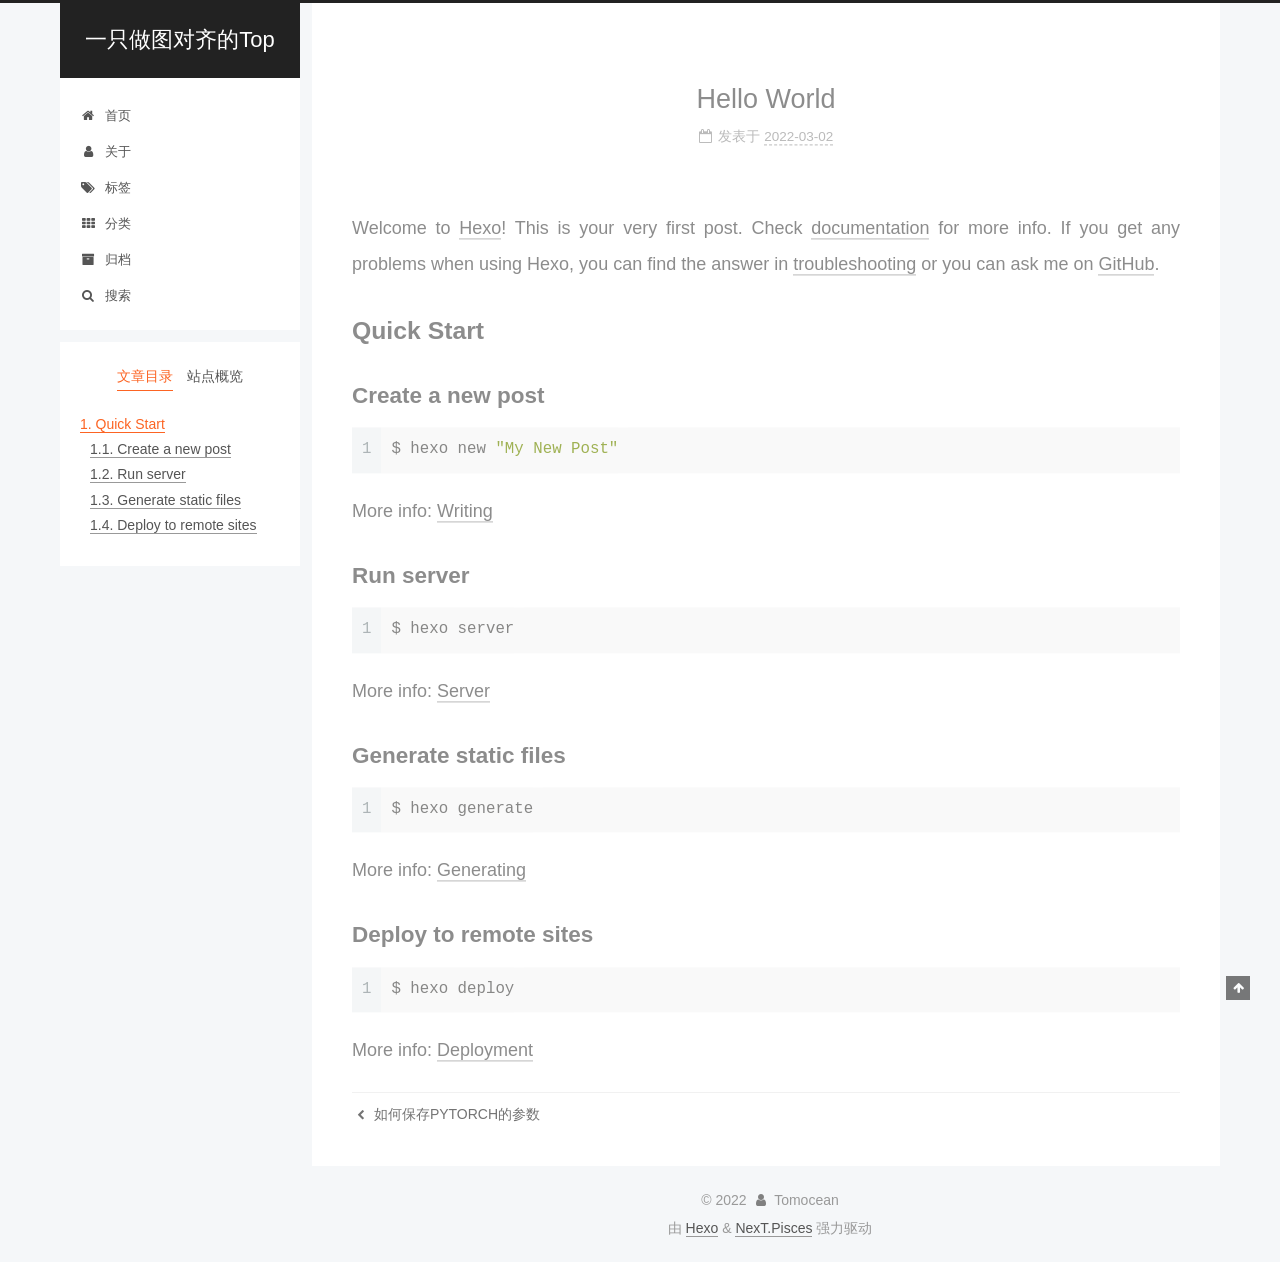
<file: 2022/03/02/hello-world/index.html>
<!DOCTYPE html>
<html lang="zh-CN">
<head>
  <meta charset="UTF-8">
<meta name="viewport" content="width=device-width, initial-scale=1, maximum-scale=2">
<meta name="theme-color" content="#222">
<meta name="generator" content="Hexo 6.0.0">
  <link rel="apple-touch-icon" sizes="180x180" href="/images/apple-touch-icon-next.png">
  <link rel="icon" type="image/png" sizes="32x32" href="/images/favicon-32x32-next.png">
  <link rel="icon" type="image/png" sizes="16x16" href="/images/favicon-16x16-next.png">
  <link rel="mask-icon" href="/images/logo.svg" color="#222">

<link rel="stylesheet" href="/css/main.css">


<link rel="stylesheet" href="/lib/font-awesome/css/font-awesome.min.css">

<script id="hexo-configurations">
    var NexT = window.NexT || {};
    var CONFIG = {"hostname":"example.com","root":"/","scheme":"Pisces","version":"7.8.0","exturl":false,"sidebar":{"position":"left","display":"post","padding":18,"offset":12,"onmobile":false},"copycode":{"enable":false,"show_result":false,"style":null},"back2top":{"enable":true,"sidebar":false,"scrollpercent":false},"bookmark":{"enable":false,"color":"#222","save":"auto"},"fancybox":false,"mediumzoom":false,"lazyload":false,"pangu":false,"comments":{"style":"tabs","active":null,"storage":true,"lazyload":false,"nav":null},"algolia":{"hits":{"per_page":10},"labels":{"input_placeholder":"Search for Posts","hits_empty":"We didn't find any results for the search: ${query}","hits_stats":"${hits} results found in ${time} ms"}},"localsearch":{"enable":true,"trigger":"auto","top_n_per_article":1,"unescape":false,"preload":false},"motion":{"enable":true,"async":false,"transition":{"post_block":"fadeIn","post_header":"slideDownIn","post_body":"slideDownIn","coll_header":"slideLeftIn","sidebar":"slideUpIn"}},"path":"search.xml"};
  </script>

  <meta name="description" content="Welcome to Hexo! This is your very first post. Check documentation for more info. If you get any problems when using Hexo, you can find the answer in troubleshooting or you can ask me on GitHub. Quick">
<meta property="og:type" content="article">
<meta property="og:title" content="Hello World">
<meta property="og:url" content="http://example.com/2022/03/02/hello-world/index.html">
<meta property="og:site_name" content="一只做图对齐的Top">
<meta property="og:description" content="Welcome to Hexo! This is your very first post. Check documentation for more info. If you get any problems when using Hexo, you can find the answer in troubleshooting or you can ask me on GitHub. Quick">
<meta property="og:locale" content="zh_CN">
<meta property="article:published_time" content="2022-03-01T17:49:54.904Z">
<meta property="article:modified_time" content="2022-03-01T17:49:54.904Z">
<meta property="article:author" content="Tomocean">
<meta property="article:tag" content="Node Embedding，Graph">
<meta name="twitter:card" content="summary">

<link rel="canonical" href="http://example.com/2022/03/02/hello-world/">


<script id="page-configurations">
  // https://hexo.io/docs/variables.html
  CONFIG.page = {
    sidebar: "",
    isHome : false,
    isPost : true,
    lang   : 'zh-CN'
  };
</script>

  <title>Hello World | 一只做图对齐的Top</title>
  






  <noscript>
  <style>
  .use-motion .brand,
  .use-motion .menu-item,
  .sidebar-inner,
  .use-motion .post-block,
  .use-motion .pagination,
  .use-motion .comments,
  .use-motion .post-header,
  .use-motion .post-body,
  .use-motion .collection-header { opacity: initial; }

  .use-motion .site-title,
  .use-motion .site-subtitle {
    opacity: initial;
    top: initial;
  }

  .use-motion .logo-line-before i { left: initial; }
  .use-motion .logo-line-after i { right: initial; }
  </style>
</noscript>

</head>

<body itemscope itemtype="http://schema.org/WebPage">
  <div class="container use-motion">
    <div class="headband"></div>

    <header class="header" itemscope itemtype="http://schema.org/WPHeader">
      <div class="header-inner"><div class="site-brand-container">
  <div class="site-nav-toggle">
    <div class="toggle" aria-label="切换导航栏">
      <span class="toggle-line toggle-line-first"></span>
      <span class="toggle-line toggle-line-middle"></span>
      <span class="toggle-line toggle-line-last"></span>
    </div>
  </div>

  <div class="site-meta">

    <a href="/" class="brand" rel="start">
      <span class="logo-line-before"><i></i></span>
      <h1 class="site-title">一只做图对齐的Top</h1>
      <span class="logo-line-after"><i></i></span>
    </a>
  </div>

  <div class="site-nav-right">
    <div class="toggle popup-trigger">
        <i class="fa fa-search fa-fw fa-lg"></i>
    </div>
  </div>
</div>




<nav class="site-nav">
  <ul id="menu" class="menu">
        <li class="menu-item menu-item-home">

    <a href="/" rel="section"><i class="fa fa-fw fa-home"></i>首页</a>

  </li>
        <li class="menu-item menu-item-about">

    <a href="/about/" rel="section"><i class="fa fa-fw fa-user"></i>关于</a>

  </li>
        <li class="menu-item menu-item-tags">

    <a href="/tags/" rel="section"><i class="fa fa-fw fa-tags"></i>标签</a>

  </li>
        <li class="menu-item menu-item-categories">

    <a href="/categories/" rel="section"><i class="fa fa-fw fa-th"></i>分类</a>

  </li>
        <li class="menu-item menu-item-archives">

    <a href="/archives/" rel="section"><i class="fa fa-fw fa-archive"></i>归档</a>

  </li>
      <li class="menu-item menu-item-search">
        <a role="button" class="popup-trigger"><i class="fa fa-search fa-fw"></i>搜索
        </a>
      </li>
  </ul>
</nav>



  <div class="search-pop-overlay">
    <div class="popup search-popup">
        <div class="search-header">
  <span class="search-icon">
    <i class="fa fa-search"></i>
  </span>
  <div class="search-input-container">
    <input autocomplete="off" autocapitalize="off"
           placeholder="搜索..." spellcheck="false"
           type="search" class="search-input">
  </div>
  <span class="popup-btn-close">
    <i class="fa fa-times-circle"></i>
  </span>
</div>
<div id="search-result">
  <div id="no-result">
    <i class="fa fa-spinner fa-pulse fa-5x fa-fw"></i>
  </div>
</div>

    </div>
  </div>

</div>
    </header>

    
  <div class="back-to-top">
    <i class="fa fa-arrow-up"></i>
    <span>0%</span>
  </div>


    <main class="main">
      <div class="main-inner">
        <div class="content-wrap">
          

          <div class="content post posts-expand">
            

    
  
  
  <article itemscope itemtype="http://schema.org/Article" class="post-block" lang="zh-CN">
    <link itemprop="mainEntityOfPage" href="http://example.com/2022/03/02/hello-world/">

    <span hidden itemprop="author" itemscope itemtype="http://schema.org/Person">
      <meta itemprop="image" content="/images/avatar.gif">
      <meta itemprop="name" content="Tomocean">
      <meta itemprop="description" content="">
    </span>

    <span hidden itemprop="publisher" itemscope itemtype="http://schema.org/Organization">
      <meta itemprop="name" content="一只做图对齐的Top">
    </span>
      <header class="post-header">
        <h1 class="post-title" itemprop="name headline">
          Hello World
        </h1>

        <div class="post-meta">
            <span class="post-meta-item">
              <span class="post-meta-item-icon">
                <i class="fa fa-calendar-o"></i>
              </span>
              <span class="post-meta-item-text">发表于</span>

              <time title="创建时间：2022-03-02 01:49:54" itemprop="dateCreated datePublished" datetime="2022-03-02T01:49:54+08:00">2022-03-02</time>
            </span>

          

        </div>
      </header>

    
    
    
    <div class="post-body" itemprop="articleBody">

      
        <p>Welcome to <a target="_blank" rel="noopener" href="https://hexo.io/">Hexo</a>! This is your very first post. Check <a target="_blank" rel="noopener" href="https://hexo.io/docs/">documentation</a> for more info. If you get any problems when using Hexo, you can find the answer in <a target="_blank" rel="noopener" href="https://hexo.io/docs/troubleshooting.html">troubleshooting</a> or you can ask me on <a target="_blank" rel="noopener" href="https://github.com/hexojs/hexo/issues">GitHub</a>.</p>
<h2 id="Quick-Start"><a href="#Quick-Start" class="headerlink" title="Quick Start"></a>Quick Start</h2><h3 id="Create-a-new-post"><a href="#Create-a-new-post" class="headerlink" title="Create a new post"></a>Create a new post</h3><figure class="highlight bash"><table><tr><td class="gutter"><pre><span class="line">1</span><br></pre></td><td class="code"><pre><span class="line">$ hexo new <span class="string">&quot;My New Post&quot;</span></span><br></pre></td></tr></table></figure>

<p>More info: <a target="_blank" rel="noopener" href="https://hexo.io/docs/writing.html">Writing</a></p>
<h3 id="Run-server"><a href="#Run-server" class="headerlink" title="Run server"></a>Run server</h3><figure class="highlight bash"><table><tr><td class="gutter"><pre><span class="line">1</span><br></pre></td><td class="code"><pre><span class="line">$ hexo server</span><br></pre></td></tr></table></figure>

<p>More info: <a target="_blank" rel="noopener" href="https://hexo.io/docs/server.html">Server</a></p>
<h3 id="Generate-static-files"><a href="#Generate-static-files" class="headerlink" title="Generate static files"></a>Generate static files</h3><figure class="highlight bash"><table><tr><td class="gutter"><pre><span class="line">1</span><br></pre></td><td class="code"><pre><span class="line">$ hexo generate</span><br></pre></td></tr></table></figure>

<p>More info: <a target="_blank" rel="noopener" href="https://hexo.io/docs/generating.html">Generating</a></p>
<h3 id="Deploy-to-remote-sites"><a href="#Deploy-to-remote-sites" class="headerlink" title="Deploy to remote sites"></a>Deploy to remote sites</h3><figure class="highlight bash"><table><tr><td class="gutter"><pre><span class="line">1</span><br></pre></td><td class="code"><pre><span class="line">$ hexo deploy</span><br></pre></td></tr></table></figure>

<p>More info: <a target="_blank" rel="noopener" href="https://hexo.io/docs/one-command-deployment.html">Deployment</a></p>

    </div>

    
    
    

      <footer class="post-footer">

        


        
    <div class="post-nav">
      <div class="post-nav-item">
    <a href="/2022/03/02/pytorch_parameter_save/" rel="prev" title="如何保存PYTORCH的参数">
      <i class="fa fa-chevron-left"></i> 如何保存PYTORCH的参数
    </a></div>
      <div class="post-nav-item"></div>
    </div>
      </footer>
    
  </article>
  
  
  



          </div>
          

<script>
  window.addEventListener('tabs:register', () => {
    let { activeClass } = CONFIG.comments;
    if (CONFIG.comments.storage) {
      activeClass = localStorage.getItem('comments_active') || activeClass;
    }
    if (activeClass) {
      let activeTab = document.querySelector(`a[href="#comment-${activeClass}"]`);
      if (activeTab) {
        activeTab.click();
      }
    }
  });
  if (CONFIG.comments.storage) {
    window.addEventListener('tabs:click', event => {
      if (!event.target.matches('.tabs-comment .tab-content .tab-pane')) return;
      let commentClass = event.target.classList[1];
      localStorage.setItem('comments_active', commentClass);
    });
  }
</script>

        </div>
          
  
  <div class="toggle sidebar-toggle">
    <span class="toggle-line toggle-line-first"></span>
    <span class="toggle-line toggle-line-middle"></span>
    <span class="toggle-line toggle-line-last"></span>
  </div>

  <aside class="sidebar">
    <div class="sidebar-inner">

      <ul class="sidebar-nav motion-element">
        <li class="sidebar-nav-toc">
          文章目录
        </li>
        <li class="sidebar-nav-overview">
          站点概览
        </li>
      </ul>

      <!--noindex-->
      <div class="post-toc-wrap sidebar-panel">
          <div class="post-toc motion-element"><ol class="nav"><li class="nav-item nav-level-2"><a class="nav-link" href="#Quick-Start"><span class="nav-number">1.</span> <span class="nav-text">Quick Start</span></a><ol class="nav-child"><li class="nav-item nav-level-3"><a class="nav-link" href="#Create-a-new-post"><span class="nav-number">1.1.</span> <span class="nav-text">Create a new post</span></a></li><li class="nav-item nav-level-3"><a class="nav-link" href="#Run-server"><span class="nav-number">1.2.</span> <span class="nav-text">Run server</span></a></li><li class="nav-item nav-level-3"><a class="nav-link" href="#Generate-static-files"><span class="nav-number">1.3.</span> <span class="nav-text">Generate static files</span></a></li><li class="nav-item nav-level-3"><a class="nav-link" href="#Deploy-to-remote-sites"><span class="nav-number">1.4.</span> <span class="nav-text">Deploy to remote sites</span></a></li></ol></li></ol></div>
      </div>
      <!--/noindex-->

      <div class="site-overview-wrap sidebar-panel">
        <div class="site-author motion-element" itemprop="author" itemscope itemtype="http://schema.org/Person">
  <p class="site-author-name" itemprop="name">Tomocean</p>
  <div class="site-description" itemprop="description"></div>
</div>
<div class="site-state-wrap motion-element">
  <nav class="site-state">
      <div class="site-state-item site-state-posts">
          <a href="/archives/">
        
          <span class="site-state-item-count">2</span>
          <span class="site-state-item-name">日志</span>
        </a>
      </div>
      <div class="site-state-item site-state-tags">
        <span class="site-state-item-count">1</span>
        <span class="site-state-item-name">标签</span>
      </div>
  </nav>
</div>



      </div>

    </div>
  </aside>
  <div id="sidebar-dimmer"></div>


      </div>
    </main>

    <footer class="footer">
      <div class="footer-inner">
        

        

<div class="copyright">
  
  &copy; 
  <span itemprop="copyrightYear">2022</span>
  <span class="with-love">
    <i class="fa fa-user"></i>
  </span>
  <span class="author" itemprop="copyrightHolder">Tomocean</span>
</div>
  <div class="powered-by">由 <a href="https://hexo.io/" class="theme-link" rel="noopener" target="_blank">Hexo</a> & <a href="https://pisces.theme-next.org/" class="theme-link" rel="noopener" target="_blank">NexT.Pisces</a> 强力驱动
  </div>

        








      </div>
    </footer>
  </div>

  
  <script src="/lib/anime.min.js"></script>
  <script src="/lib/velocity/velocity.min.js"></script>
  <script src="/lib/velocity/velocity.ui.min.js"></script>

<script src="/js/utils.js"></script>

<script src="/js/motion.js"></script>


<script src="/js/schemes/pisces.js"></script>


<script src="/js/next-boot.js"></script>




  




  
<script src="/js/local-search.js"></script>













  

  

</body>
</html>
</file>
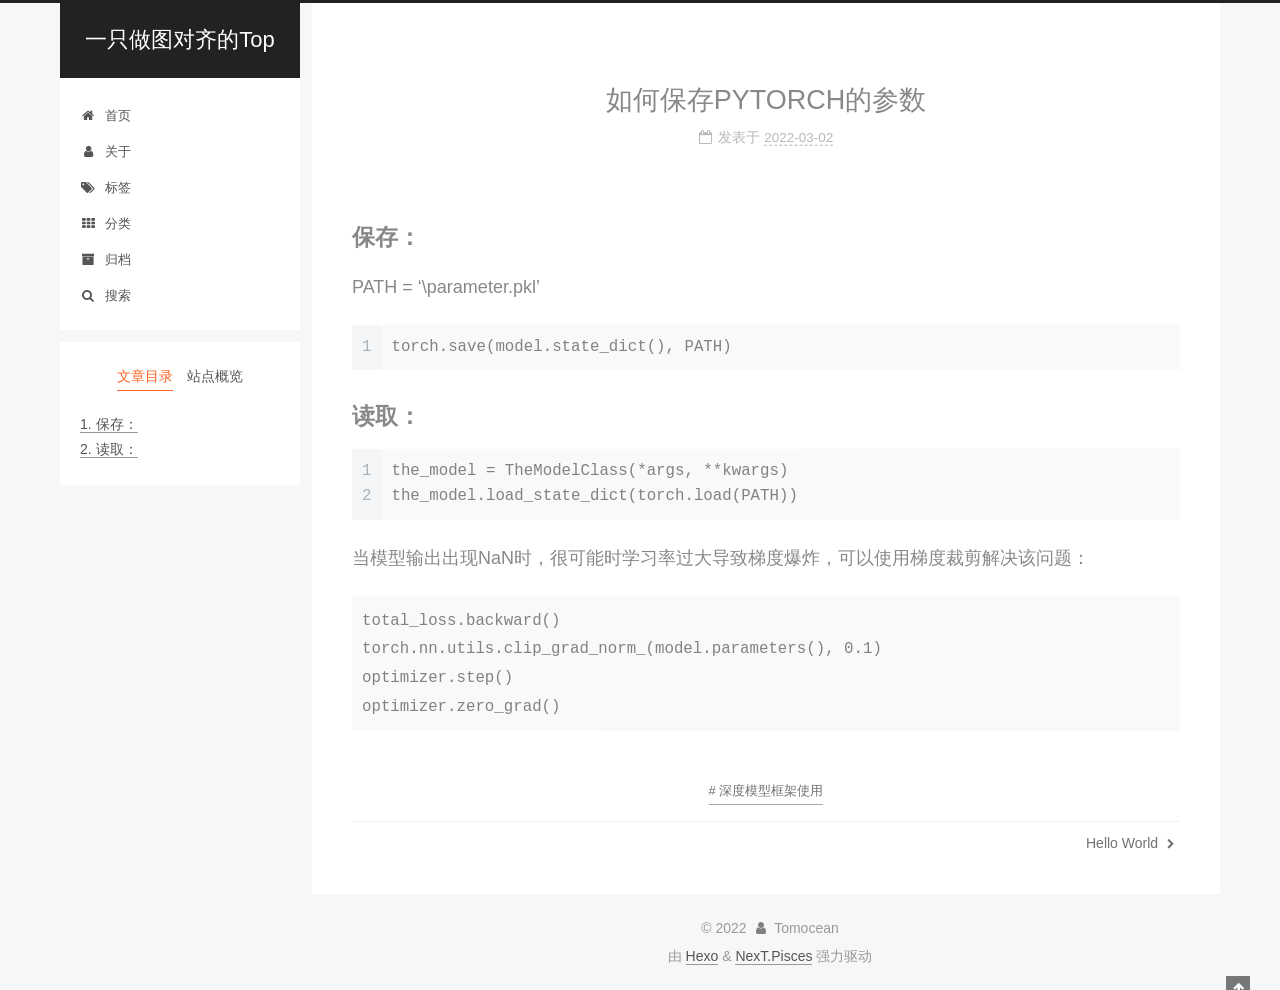
<file: 2022/03/02/pytorch_parameter_save/index.html>
<!DOCTYPE html>
<html lang="zh-CN">
<head>
  <meta charset="UTF-8">
<meta name="viewport" content="width=device-width, initial-scale=1, maximum-scale=2">
<meta name="theme-color" content="#222">
<meta name="generator" content="Hexo 6.0.0">
  <link rel="apple-touch-icon" sizes="180x180" href="/images/apple-touch-icon-next.png">
  <link rel="icon" type="image/png" sizes="32x32" href="/images/favicon-32x32-next.png">
  <link rel="icon" type="image/png" sizes="16x16" href="/images/favicon-16x16-next.png">
  <link rel="mask-icon" href="/images/logo.svg" color="#222">

<link rel="stylesheet" href="/css/main.css">


<link rel="stylesheet" href="/lib/font-awesome/css/font-awesome.min.css">

<script id="hexo-configurations">
    var NexT = window.NexT || {};
    var CONFIG = {"hostname":"example.com","root":"/","scheme":"Pisces","version":"7.8.0","exturl":false,"sidebar":{"position":"left","display":"post","padding":18,"offset":12,"onmobile":false},"copycode":{"enable":false,"show_result":false,"style":null},"back2top":{"enable":true,"sidebar":false,"scrollpercent":false},"bookmark":{"enable":false,"color":"#222","save":"auto"},"fancybox":false,"mediumzoom":false,"lazyload":false,"pangu":false,"comments":{"style":"tabs","active":null,"storage":true,"lazyload":false,"nav":null},"algolia":{"hits":{"per_page":10},"labels":{"input_placeholder":"Search for Posts","hits_empty":"We didn't find any results for the search: ${query}","hits_stats":"${hits} results found in ${time} ms"}},"localsearch":{"enable":true,"trigger":"auto","top_n_per_article":1,"unescape":false,"preload":false},"motion":{"enable":true,"async":false,"transition":{"post_block":"fadeIn","post_header":"slideDownIn","post_body":"slideDownIn","coll_header":"slideLeftIn","sidebar":"slideUpIn"}},"path":"search.xml"};
  </script>

  <meta name="description" content="保存：PATH &#x3D; ‘\parameter.pkl’ 1torch.save(model.state_dict(), PATH)  读取：12the_model &#x3D; TheModelClass(*args, **kwargs)the_model.load_state_dict(torch.load(PATH))    当模型输出出现NaN时，很可能时学习率过大导致梯度爆炸，可以使用梯度裁">
<meta property="og:type" content="article">
<meta property="og:title" content="如何保存PYTORCH的参数">
<meta property="og:url" content="http://example.com/2022/03/02/pytorch_parameter_save/index.html">
<meta property="og:site_name" content="一只做图对齐的Top">
<meta property="og:description" content="保存：PATH &#x3D; ‘\parameter.pkl’ 1torch.save(model.state_dict(), PATH)  读取：12the_model &#x3D; TheModelClass(*args, **kwargs)the_model.load_state_dict(torch.load(PATH))    当模型输出出现NaN时，很可能时学习率过大导致梯度爆炸，可以使用梯度裁">
<meta property="og:locale" content="zh_CN">
<meta property="article:published_time" content="2022-03-01T16:00:00.000Z">
<meta property="article:modified_time" content="2022-03-02T09:21:28.169Z">
<meta property="article:author" content="Tomocean">
<meta property="article:tag" content="深度模型框架使用">
<meta name="twitter:card" content="summary">

<link rel="canonical" href="http://example.com/2022/03/02/pytorch_parameter_save/">


<script id="page-configurations">
  // https://hexo.io/docs/variables.html
  CONFIG.page = {
    sidebar: "",
    isHome : false,
    isPost : true,
    lang   : 'zh-CN'
  };
</script>

  <title>如何保存PYTORCH的参数 | 一只做图对齐的Top</title>
  






  <noscript>
  <style>
  .use-motion .brand,
  .use-motion .menu-item,
  .sidebar-inner,
  .use-motion .post-block,
  .use-motion .pagination,
  .use-motion .comments,
  .use-motion .post-header,
  .use-motion .post-body,
  .use-motion .collection-header { opacity: initial; }

  .use-motion .site-title,
  .use-motion .site-subtitle {
    opacity: initial;
    top: initial;
  }

  .use-motion .logo-line-before i { left: initial; }
  .use-motion .logo-line-after i { right: initial; }
  </style>
</noscript>

</head>

<body itemscope itemtype="http://schema.org/WebPage">
  <div class="container use-motion">
    <div class="headband"></div>

    <header class="header" itemscope itemtype="http://schema.org/WPHeader">
      <div class="header-inner"><div class="site-brand-container">
  <div class="site-nav-toggle">
    <div class="toggle" aria-label="切换导航栏">
      <span class="toggle-line toggle-line-first"></span>
      <span class="toggle-line toggle-line-middle"></span>
      <span class="toggle-line toggle-line-last"></span>
    </div>
  </div>

  <div class="site-meta">

    <a href="/" class="brand" rel="start">
      <span class="logo-line-before"><i></i></span>
      <h1 class="site-title">一只做图对齐的Top</h1>
      <span class="logo-line-after"><i></i></span>
    </a>
  </div>

  <div class="site-nav-right">
    <div class="toggle popup-trigger">
        <i class="fa fa-search fa-fw fa-lg"></i>
    </div>
  </div>
</div>




<nav class="site-nav">
  <ul id="menu" class="menu">
        <li class="menu-item menu-item-home">

    <a href="/" rel="section"><i class="fa fa-fw fa-home"></i>首页</a>

  </li>
        <li class="menu-item menu-item-about">

    <a href="/about/" rel="section"><i class="fa fa-fw fa-user"></i>关于</a>

  </li>
        <li class="menu-item menu-item-tags">

    <a href="/tags/" rel="section"><i class="fa fa-fw fa-tags"></i>标签</a>

  </li>
        <li class="menu-item menu-item-categories">

    <a href="/categories/" rel="section"><i class="fa fa-fw fa-th"></i>分类</a>

  </li>
        <li class="menu-item menu-item-archives">

    <a href="/archives/" rel="section"><i class="fa fa-fw fa-archive"></i>归档</a>

  </li>
      <li class="menu-item menu-item-search">
        <a role="button" class="popup-trigger"><i class="fa fa-search fa-fw"></i>搜索
        </a>
      </li>
  </ul>
</nav>



  <div class="search-pop-overlay">
    <div class="popup search-popup">
        <div class="search-header">
  <span class="search-icon">
    <i class="fa fa-search"></i>
  </span>
  <div class="search-input-container">
    <input autocomplete="off" autocapitalize="off"
           placeholder="搜索..." spellcheck="false"
           type="search" class="search-input">
  </div>
  <span class="popup-btn-close">
    <i class="fa fa-times-circle"></i>
  </span>
</div>
<div id="search-result">
  <div id="no-result">
    <i class="fa fa-spinner fa-pulse fa-5x fa-fw"></i>
  </div>
</div>

    </div>
  </div>

</div>
    </header>

    
  <div class="back-to-top">
    <i class="fa fa-arrow-up"></i>
    <span>0%</span>
  </div>


    <main class="main">
      <div class="main-inner">
        <div class="content-wrap">
          

          <div class="content post posts-expand">
            

    
  
  
  <article itemscope itemtype="http://schema.org/Article" class="post-block" lang="zh-CN">
    <link itemprop="mainEntityOfPage" href="http://example.com/2022/03/02/pytorch_parameter_save/">

    <span hidden itemprop="author" itemscope itemtype="http://schema.org/Person">
      <meta itemprop="image" content="/images/avatar.gif">
      <meta itemprop="name" content="Tomocean">
      <meta itemprop="description" content="">
    </span>

    <span hidden itemprop="publisher" itemscope itemtype="http://schema.org/Organization">
      <meta itemprop="name" content="一只做图对齐的Top">
    </span>
      <header class="post-header">
        <h1 class="post-title" itemprop="name headline">
          如何保存PYTORCH的参数
        </h1>

        <div class="post-meta">
            <span class="post-meta-item">
              <span class="post-meta-item-icon">
                <i class="fa fa-calendar-o"></i>
              </span>
              <span class="post-meta-item-text">发表于</span>
              

              <time title="创建时间：2022-03-02 00:00:00 / 修改时间：17:21:28" itemprop="dateCreated datePublished" datetime="2022-03-02T00:00:00+08:00">2022-03-02</time>
            </span>

          

        </div>
      </header>

    
    
    
    <div class="post-body" itemprop="articleBody">

      
        <h3 id="保存："><a href="#保存：" class="headerlink" title="保存："></a>保存：</h3><p>PATH &#x3D; ‘\parameter.pkl’</p>
<figure class="highlight plaintext"><table><tr><td class="gutter"><pre><span class="line">1</span><br></pre></td><td class="code"><pre><span class="line">torch.save(model.state_dict(), PATH)</span><br></pre></td></tr></table></figure>

<h3 id="读取："><a href="#读取：" class="headerlink" title="读取："></a>读取：</h3><figure class="highlight py"><table><tr><td class="gutter"><pre><span class="line">1</span><br><span class="line">2</span><br></pre></td><td class="code"><pre><span class="line">the_model = TheModelClass(*args, **kwargs)</span><br><span class="line">the_model.load_state_dict(torch.load(PATH))</span><br></pre></td></tr></table></figure>



<p>当模型输出出现NaN时，很可能时学习率过大导致梯度爆炸，可以使用梯度裁剪解决该问题：</p>
<pre><code>total_loss.backward()
torch.nn.utils.clip_grad_norm_(model.parameters(), 0.1)
optimizer.step()
optimizer.zero_grad()
</code></pre>

    </div>

    
    
    

      <footer class="post-footer">
          <div class="post-tags">
              <a href="/tags/%E6%B7%B1%E5%BA%A6%E6%A8%A1%E5%9E%8B%E6%A1%86%E6%9E%B6%E4%BD%BF%E7%94%A8/" rel="tag"># 深度模型框架使用</a>
          </div>

        


        
    <div class="post-nav">
      <div class="post-nav-item"></div>
      <div class="post-nav-item">
    <a href="/2022/03/02/hello-world/" rel="next" title="Hello World">
      Hello World <i class="fa fa-chevron-right"></i>
    </a></div>
    </div>
      </footer>
    
  </article>
  
  
  



          </div>
          

<script>
  window.addEventListener('tabs:register', () => {
    let { activeClass } = CONFIG.comments;
    if (CONFIG.comments.storage) {
      activeClass = localStorage.getItem('comments_active') || activeClass;
    }
    if (activeClass) {
      let activeTab = document.querySelector(`a[href="#comment-${activeClass}"]`);
      if (activeTab) {
        activeTab.click();
      }
    }
  });
  if (CONFIG.comments.storage) {
    window.addEventListener('tabs:click', event => {
      if (!event.target.matches('.tabs-comment .tab-content .tab-pane')) return;
      let commentClass = event.target.classList[1];
      localStorage.setItem('comments_active', commentClass);
    });
  }
</script>

        </div>
          
  
  <div class="toggle sidebar-toggle">
    <span class="toggle-line toggle-line-first"></span>
    <span class="toggle-line toggle-line-middle"></span>
    <span class="toggle-line toggle-line-last"></span>
  </div>

  <aside class="sidebar">
    <div class="sidebar-inner">

      <ul class="sidebar-nav motion-element">
        <li class="sidebar-nav-toc">
          文章目录
        </li>
        <li class="sidebar-nav-overview">
          站点概览
        </li>
      </ul>

      <!--noindex-->
      <div class="post-toc-wrap sidebar-panel">
          <div class="post-toc motion-element"><ol class="nav"><li class="nav-item nav-level-3"><a class="nav-link" href="#%E4%BF%9D%E5%AD%98%EF%BC%9A"><span class="nav-number">1.</span> <span class="nav-text">保存：</span></a></li><li class="nav-item nav-level-3"><a class="nav-link" href="#%E8%AF%BB%E5%8F%96%EF%BC%9A"><span class="nav-number">2.</span> <span class="nav-text">读取：</span></a></li></ol></div>
      </div>
      <!--/noindex-->

      <div class="site-overview-wrap sidebar-panel">
        <div class="site-author motion-element" itemprop="author" itemscope itemtype="http://schema.org/Person">
  <p class="site-author-name" itemprop="name">Tomocean</p>
  <div class="site-description" itemprop="description"></div>
</div>
<div class="site-state-wrap motion-element">
  <nav class="site-state">
      <div class="site-state-item site-state-posts">
          <a href="/archives/">
        
          <span class="site-state-item-count">2</span>
          <span class="site-state-item-name">日志</span>
        </a>
      </div>
      <div class="site-state-item site-state-tags">
        <span class="site-state-item-count">1</span>
        <span class="site-state-item-name">标签</span>
      </div>
  </nav>
</div>



      </div>

    </div>
  </aside>
  <div id="sidebar-dimmer"></div>


      </div>
    </main>

    <footer class="footer">
      <div class="footer-inner">
        

        

<div class="copyright">
  
  &copy; 
  <span itemprop="copyrightYear">2022</span>
  <span class="with-love">
    <i class="fa fa-user"></i>
  </span>
  <span class="author" itemprop="copyrightHolder">Tomocean</span>
</div>
  <div class="powered-by">由 <a href="https://hexo.io/" class="theme-link" rel="noopener" target="_blank">Hexo</a> & <a href="https://pisces.theme-next.org/" class="theme-link" rel="noopener" target="_blank">NexT.Pisces</a> 强力驱动
  </div>

        








      </div>
    </footer>
  </div>

  
  <script src="/lib/anime.min.js"></script>
  <script src="/lib/velocity/velocity.min.js"></script>
  <script src="/lib/velocity/velocity.ui.min.js"></script>

<script src="/js/utils.js"></script>

<script src="/js/motion.js"></script>


<script src="/js/schemes/pisces.js"></script>


<script src="/js/next-boot.js"></script>




  




  
<script src="/js/local-search.js"></script>













  

  

</body>
</html>
</file>
<file: css/main.css>
:root {
  --body-bg-color: #f5f7f9;
  --content-bg-color: #fff;
  --card-bg-color: #f5f5f5;
  --text-color: #555;
  --link-color: #555;
  --link-hover-color: #222;
  --brand-color: #fff;
  --brand-hover-color: #fff;
  --table-row-odd-bg-color: #f9f9f9;
  --table-row-hover-bg-color: #f5f5f5;
  --menu-item-bg-color: #f5f5f5;
  --btn-default-bg: #fff;
  --btn-default-color: #555;
  --btn-default-border-color: #555;
  --btn-default-hover-bg: #222;
  --btn-default-hover-color: #fff;
  --btn-default-hover-border-color: #222;
}
html {
  line-height: 1.15; /* 1 */
  -webkit-text-size-adjust: 100%; /* 2 */
}
body {
  margin: 0;
}
main {
  display: block;
}
h1 {
  font-size: 2em;
  margin: 0.67em 0;
}
hr {
  box-sizing: content-box; /* 1 */
  height: 0; /* 1 */
  overflow: visible; /* 2 */
}
pre {
  font-family: monospace, monospace; /* 1 */
  font-size: 1em; /* 2 */
}
a {
  background: transparent;
}
abbr[title] {
  border-bottom: none; /* 1 */
  text-decoration: underline; /* 2 */
  text-decoration: underline dotted; /* 2 */
}
b,
strong {
  font-weight: bolder;
}
code,
kbd,
samp {
  font-family: monospace, monospace; /* 1 */
  font-size: 1em; /* 2 */
}
small {
  font-size: 80%;
}
sub,
sup {
  font-size: 75%;
  line-height: 0;
  position: relative;
  vertical-align: baseline;
}
sub {
  bottom: -0.25em;
}
sup {
  top: -0.5em;
}
img {
  border-style: none;
}
button,
input,
optgroup,
select,
textarea {
  font-family: inherit; /* 1 */
  font-size: 100%; /* 1 */
  line-height: 1.15; /* 1 */
  margin: 0; /* 2 */
}
button,
input {
/* 1 */
  overflow: visible;
}
button,
select {
/* 1 */
  text-transform: none;
}
button,
[type='button'],
[type='reset'],
[type='submit'] {
  -webkit-appearance: button;
}
button::-moz-focus-inner,
[type='button']::-moz-focus-inner,
[type='reset']::-moz-focus-inner,
[type='submit']::-moz-focus-inner {
  border-style: none;
  padding: 0;
}
button:-moz-focusring,
[type='button']:-moz-focusring,
[type='reset']:-moz-focusring,
[type='submit']:-moz-focusring {
  outline: 1px dotted ButtonText;
}
fieldset {
  padding: 0.35em 0.75em 0.625em;
}
legend {
  box-sizing: border-box; /* 1 */
  color: inherit; /* 2 */
  display: table; /* 1 */
  max-width: 100%; /* 1 */
  padding: 0; /* 3 */
  white-space: normal; /* 1 */
}
progress {
  vertical-align: baseline;
}
textarea {
  overflow: auto;
}
[type='checkbox'],
[type='radio'] {
  box-sizing: border-box; /* 1 */
  padding: 0; /* 2 */
}
[type='number']::-webkit-inner-spin-button,
[type='number']::-webkit-outer-spin-button {
  height: auto;
}
[type='search'] {
  outline-offset: -2px; /* 2 */
  -webkit-appearance: textfield; /* 1 */
}
[type='search']::-webkit-search-decoration {
  -webkit-appearance: none;
}
::-webkit-file-upload-button {
  font: inherit; /* 2 */
  -webkit-appearance: button; /* 1 */
}
details {
  display: block;
}
summary {
  display: list-item;
}
template {
  display: none;
}
[hidden] {
  display: none;
}
::selection {
  background: #262a30;
  color: #eee;
}
html,
body {
  height: 100%;
}
body {
  background: var(--body-bg-color);
  color: var(--text-color);
  font-family: 'Lato', "PingFang SC", "Microsoft YaHei", sans-serif;
  font-size: 1em;
  line-height: 2;
}
@media (max-width: 991px) {
  body {
    padding-left: 0 !important;
    padding-right: 0 !important;
  }
}
h1,
h2,
h3,
h4,
h5,
h6 {
  font-family: 'Lato', "PingFang SC", "Microsoft YaHei", sans-serif;
  font-weight: bold;
  line-height: 1.5;
  margin: 20px 0 15px;
}
h1 {
  font-size: 1.5em;
}
h2 {
  font-size: 1.375em;
}
h3 {
  font-size: 1.25em;
}
h4 {
  font-size: 1.125em;
}
h5 {
  font-size: 1em;
}
h6 {
  font-size: 0.875em;
}
p {
  margin: 0 0 20px 0;
}
a,
span.exturl {
  border-bottom: 1px solid #999;
  color: var(--link-color);
  outline: 0;
  text-decoration: none;
  overflow-wrap: break-word;
  word-wrap: break-word;
  cursor: pointer;
}
a:hover,
span.exturl:hover {
  border-bottom-color: var(--link-hover-color);
  color: var(--link-hover-color);
}
iframe,
img,
video {
  display: block;
  margin-left: auto;
  margin-right: auto;
  max-width: 100%;
}
hr {
  background-image: repeating-linear-gradient(-45deg, #ddd, #ddd 4px, transparent 4px, transparent 8px);
  border: 0;
  height: 3px;
  margin: 40px 0;
}
blockquote {
  border-left: 4px solid #ddd;
  color: #666;
  margin: 0;
  padding: 0 15px;
}
blockquote cite::before {
  content: '-';
  padding: 0 5px;
}
dt {
  font-weight: bold;
}
dd {
  margin: 0;
  padding: 0;
}
kbd {
  background-color: #f5f5f5;
  background-image: linear-gradient(#eee, #fff, #eee);
  border: 1px solid #ccc;
  border-radius: 0.2em;
  box-shadow: 0.1em 0.1em 0.2em rgba(0,0,0,0.1);
  color: #555;
  font-family: inherit;
  padding: 0.1em 0.3em;
  white-space: nowrap;
}
.table-container {
  overflow: auto;
}
table {
  border-collapse: collapse;
  border-spacing: 0;
  font-size: 0.875em;
  margin: 0 0 20px 0;
  width: 100%;
}
tbody tr:nth-of-type(odd) {
  background: var(--table-row-odd-bg-color);
}
tbody tr:hover {
  background: var(--table-row-hover-bg-color);
}
caption,
th,
td {
  font-weight: normal;
  padding: 8px;
  text-align: left;
  vertical-align: middle;
}
th,
td {
  border: 1px solid #ddd;
  border-bottom: 3px solid #ddd;
}
th {
  font-weight: 700;
  padding-bottom: 10px;
}
td {
  border-bottom-width: 1px;
}
.btn {
  background: var(--btn-default-bg);
  border: 2px solid var(--btn-default-border-color);
  border-radius: 2px;
  color: var(--btn-default-color);
  display: inline-block;
  font-size: 0.875em;
  line-height: 2;
  padding: 0 20px;
  text-decoration: none;
  transition-property: background-color;
  transition-delay: 0s;
  transition-duration: 0.2s;
  transition-timing-function: ease-in-out;
}
.btn:hover {
  background: var(--btn-default-hover-bg);
  border-color: var(--btn-default-hover-border-color);
  color: var(--btn-default-hover-color);
}
.btn + .btn {
  margin: 0 0 8px 8px;
}
.btn .fa-fw {
  text-align: left;
  width: 1.285714285714286em;
}
.toggle {
  line-height: 0;
}
.toggle .toggle-line {
  background: #fff;
  display: inline-block;
  height: 2px;
  left: 0;
  position: relative;
  top: 0;
  transition: all 0.4s;
  vertical-align: top;
  width: 100%;
}
.toggle .toggle-line:not(:first-child) {
  margin-top: 3px;
}
.toggle.toggle-arrow .toggle-line-first {
  left: 50%;
  top: 2px;
  transform: rotate(45deg);
  width: 50%;
}
.toggle.toggle-arrow .toggle-line-middle {
  left: 2px;
  width: 90%;
}
.toggle.toggle-arrow .toggle-line-last {
  left: 50%;
  top: -2px;
  transform: rotate(-45deg);
  width: 50%;
}
.toggle.toggle-close .toggle-line-first {
  transform: rotate(-45deg);
  top: 5px;
}
.toggle.toggle-close .toggle-line-middle {
  opacity: 0;
}
.toggle.toggle-close .toggle-line-last {
  transform: rotate(45deg);
  top: -5px;
}
.highlight,
pre {
  background: #f7f7f7;
  color: #4d4d4c;
  line-height: 1.6;
  margin: 0 auto 20px;
}
pre,
code {
  font-family: consolas, Menlo, monospace, "PingFang SC", "Microsoft YaHei";
}
code {
  background: #eee;
  border-radius: 3px;
  color: #555;
  padding: 2px 4px;
  overflow-wrap: break-word;
  word-wrap: break-word;
}
.highlight *::selection {
  background: #d6d6d6;
}
.highlight pre {
  border: 0;
  margin: 0;
  padding: 10px 0;
}
.highlight table {
  border: 0;
  margin: 0;
  width: auto;
}
.highlight td {
  border: 0;
  padding: 0;
}
.highlight figcaption {
  background: #eff2f3;
  color: #4d4d4c;
  display: flex;
  font-size: 0.875em;
  justify-content: space-between;
  line-height: 1.2;
  padding: 0.5em;
}
.highlight figcaption a {
  color: #4d4d4c;
}
.highlight figcaption a:hover {
  border-bottom-color: #4d4d4c;
}
.highlight .gutter {
  -moz-user-select: none;
  -ms-user-select: none;
  -webkit-user-select: none;
  user-select: none;
}
.highlight .gutter pre {
  background: #eff2f3;
  color: #869194;
  padding-left: 10px;
  padding-right: 10px;
  text-align: right;
}
.highlight .code pre {
  background: #f7f7f7;
  padding-left: 10px;
  width: 100%;
}
.gist table {
  width: auto;
}
.gist table td {
  border: 0;
}
pre {
  overflow: auto;
  padding: 10px;
}
pre code {
  background: none;
  color: #4d4d4c;
  font-size: 0.875em;
  padding: 0;
  text-shadow: none;
}
pre .deletion {
  background: #fdd;
}
pre .addition {
  background: #dfd;
}
pre .meta {
  color: #eab700;
  -moz-user-select: none;
  -ms-user-select: none;
  -webkit-user-select: none;
  user-select: none;
}
pre .comment {
  color: #8e908c;
}
pre .variable,
pre .attribute,
pre .tag,
pre .name,
pre .regexp,
pre .ruby .constant,
pre .xml .tag .title,
pre .xml .pi,
pre .xml .doctype,
pre .html .doctype,
pre .css .id,
pre .css .class,
pre .css .pseudo {
  color: #c82829;
}
pre .number,
pre .preprocessor,
pre .built_in,
pre .builtin-name,
pre .literal,
pre .params,
pre .constant,
pre .command {
  color: #f5871f;
}
pre .ruby .class .title,
pre .css .rules .attribute,
pre .string,
pre .symbol,
pre .value,
pre .inheritance,
pre .header,
pre .ruby .symbol,
pre .xml .cdata,
pre .special,
pre .formula {
  color: #718c00;
}
pre .title,
pre .css .hexcolor {
  color: #3e999f;
}
pre .function,
pre .python .decorator,
pre .python .title,
pre .ruby .function .title,
pre .ruby .title .keyword,
pre .perl .sub,
pre .javascript .title,
pre .coffeescript .title {
  color: #4271ae;
}
pre .keyword,
pre .javascript .function {
  color: #8959a8;
}
.blockquote-center {
  border-left: none;
  margin: 40px 0;
  padding: 0;
  position: relative;
  text-align: center;
}
.blockquote-center::before,
.blockquote-center::after {
  background-repeat: no-repeat;
  background-size: 22px 22px;
  content: ' ';
  display: block;
  height: 24px;
  opacity: 0.2;
  position: absolute;
  width: 100%;
}
.blockquote-center::before {
  background-image: url("../images/quote-l.svg");
  background-position: 0 -6px;
  border-top: 1px solid #ccc;
  top: -20px;
}
.blockquote-center::after {
  background-image: url("../images/quote-r.svg");
  background-position: 100% 8px;
  border-bottom: 1px solid #ccc;
  bottom: -20px;
}
.blockquote-center p,
.blockquote-center div {
  text-align: center;
}
.post-body .group-picture img {
  margin: 0 auto;
  padding: 0 3px;
}
.group-picture-row {
  margin-bottom: 6px;
  overflow: hidden;
}
.group-picture-column {
  float: left;
  margin-bottom: 10px;
}
.post-body .label {
  color: #555;
  display: inline;
  padding: 0 2px;
}
.post-body .label.default {
  background: #f0f0f0;
}
.post-body .label.primary {
  background: #efe6f7;
}
.post-body .label.info {
  background: #e5f2f8;
}
.post-body .label.success {
  background: #e7f4e9;
}
.post-body .label.warning {
  background: #fcf6e1;
}
.post-body .label.danger {
  background: #fae8eb;
}
.post-body .tabs {
  margin-bottom: 20px;
}
.post-body .tabs,
.tabs-comment {
  display: block;
  padding-top: 10px;
  position: relative;
}
.post-body .tabs ul.nav-tabs,
.tabs-comment ul.nav-tabs {
  display: flex;
  flex-wrap: wrap;
  margin: 0;
  margin-bottom: -1px;
  padding: 0;
}
@media (max-width: 413px) {
  .post-body .tabs ul.nav-tabs,
  .tabs-comment ul.nav-tabs {
    display: block;
    margin-bottom: 5px;
  }
}
.post-body .tabs ul.nav-tabs li.tab,
.tabs-comment ul.nav-tabs li.tab {
  border-bottom: 1px solid #ddd;
  border-left: 1px solid transparent;
  border-right: 1px solid transparent;
  border-top: 3px solid transparent;
  flex-grow: 1;
  list-style-type: none;
  border-radius: 0 0 0 0;
}
@media (max-width: 413px) {
  .post-body .tabs ul.nav-tabs li.tab,
  .tabs-comment ul.nav-tabs li.tab {
    border-bottom: 1px solid transparent;
    border-left: 3px solid transparent;
    border-right: 1px solid transparent;
    border-top: 1px solid transparent;
  }
}
@media (max-width: 413px) {
  .post-body .tabs ul.nav-tabs li.tab,
  .tabs-comment ul.nav-tabs li.tab {
    border-radius: 0;
  }
}
.post-body .tabs ul.nav-tabs li.tab a,
.tabs-comment ul.nav-tabs li.tab a {
  border-bottom: initial;
  display: block;
  line-height: 1.8;
  outline: 0;
  padding: 0.25em 0.75em;
  text-align: center;
  transition-delay: 0s;
  transition-duration: 0.2s;
  transition-timing-function: ease-out;
}
.post-body .tabs ul.nav-tabs li.tab a i,
.tabs-comment ul.nav-tabs li.tab a i {
  width: 1.285714285714286em;
}
.post-body .tabs ul.nav-tabs li.tab.active,
.tabs-comment ul.nav-tabs li.tab.active {
  border-bottom: 1px solid transparent;
  border-left: 1px solid #ddd;
  border-right: 1px solid #ddd;
  border-top: 3px solid #fc6423;
}
@media (max-width: 413px) {
  .post-body .tabs ul.nav-tabs li.tab.active,
  .tabs-comment ul.nav-tabs li.tab.active {
    border-bottom: 1px solid #ddd;
    border-left: 3px solid #fc6423;
    border-right: 1px solid #ddd;
    border-top: 1px solid #ddd;
  }
}
.post-body .tabs ul.nav-tabs li.tab.active a,
.tabs-comment ul.nav-tabs li.tab.active a {
  color: var(--link-color);
  cursor: default;
}
.post-body .tabs .tab-content .tab-pane,
.tabs-comment .tab-content .tab-pane {
  border: 1px solid #ddd;
  border-top: 0;
  padding: 20px 20px 0 20px;
  border-radius: 0;
}
.post-body .tabs .tab-content .tab-pane:not(.active),
.tabs-comment .tab-content .tab-pane:not(.active) {
  display: none;
}
.post-body .tabs .tab-content .tab-pane.active,
.tabs-comment .tab-content .tab-pane.active {
  display: block;
}
.post-body .tabs .tab-content .tab-pane.active:nth-of-type(1),
.tabs-comment .tab-content .tab-pane.active:nth-of-type(1) {
  border-radius: 0 0 0 0;
}
@media (max-width: 413px) {
  .post-body .tabs .tab-content .tab-pane.active:nth-of-type(1),
  .tabs-comment .tab-content .tab-pane.active:nth-of-type(1) {
    border-radius: 0;
  }
}
.post-body .note {
  border-radius: 3px;
  margin-bottom: 20px;
  padding: 1em;
  position: relative;
  border: 1px solid #eee;
  border-left-width: 5px;
}
.post-body .note h2,
.post-body .note h3,
.post-body .note h4,
.post-body .note h5,
.post-body .note h6 {
  margin-top: 0;
  border-bottom: initial;
  margin-bottom: 0;
  padding-top: 0;
}
.post-body .note p:first-child,
.post-body .note ul:first-child,
.post-body .note ol:first-child,
.post-body .note table:first-child,
.post-body .note pre:first-child,
.post-body .note blockquote:first-child,
.post-body .note img:first-child {
  margin-top: 0;
}
.post-body .note p:last-child,
.post-body .note ul:last-child,
.post-body .note ol:last-child,
.post-body .note table:last-child,
.post-body .note pre:last-child,
.post-body .note blockquote:last-child,
.post-body .note img:last-child {
  margin-bottom: 0;
}
.post-body .note.default {
  border-left-color: #777;
}
.post-body .note.default h2,
.post-body .note.default h3,
.post-body .note.default h4,
.post-body .note.default h5,
.post-body .note.default h6 {
  color: #777;
}
.post-body .note.primary {
  border-left-color: #6f42c1;
}
.post-body .note.primary h2,
.post-body .note.primary h3,
.post-body .note.primary h4,
.post-body .note.primary h5,
.post-body .note.primary h6 {
  color: #6f42c1;
}
.post-body .note.info {
  border-left-color: #428bca;
}
.post-body .note.info h2,
.post-body .note.info h3,
.post-body .note.info h4,
.post-body .note.info h5,
.post-body .note.info h6 {
  color: #428bca;
}
.post-body .note.success {
  border-left-color: #5cb85c;
}
.post-body .note.success h2,
.post-body .note.success h3,
.post-body .note.success h4,
.post-body .note.success h5,
.post-body .note.success h6 {
  color: #5cb85c;
}
.post-body .note.warning {
  border-left-color: #f0ad4e;
}
.post-body .note.warning h2,
.post-body .note.warning h3,
.post-body .note.warning h4,
.post-body .note.warning h5,
.post-body .note.warning h6 {
  color: #f0ad4e;
}
.post-body .note.danger {
  border-left-color: #d9534f;
}
.post-body .note.danger h2,
.post-body .note.danger h3,
.post-body .note.danger h4,
.post-body .note.danger h5,
.post-body .note.danger h6 {
  color: #d9534f;
}
.pagination .prev,
.pagination .next,
.pagination .page-number,
.pagination .space {
  display: inline-block;
  margin: 0 10px;
  padding: 0 11px;
  position: relative;
  top: -1px;
}
@media (max-width: 767px) {
  .pagination .prev,
  .pagination .next,
  .pagination .page-number,
  .pagination .space {
    margin: 0 5px;
  }
}
.pagination {
  border-top: 1px solid #eee;
  margin: 120px 0 0;
  text-align: center;
}
.pagination .prev,
.pagination .next,
.pagination .page-number {
  border-bottom: 0;
  border-top: 1px solid #eee;
  transition-property: border-color;
  transition-delay: 0s;
  transition-duration: 0.2s;
  transition-timing-function: ease-in-out;
}
.pagination .prev:hover,
.pagination .next:hover,
.pagination .page-number:hover {
  border-top-color: #222;
}
.pagination .space {
  margin: 0;
  padding: 0;
}
.pagination .prev {
  margin-left: 0;
}
.pagination .next {
  margin-right: 0;
}
.pagination .page-number.current {
  background: #ccc;
  border-top-color: #ccc;
  color: #fff;
}
@media (max-width: 767px) {
  .pagination {
    border-top: none;
  }
  .pagination .prev,
  .pagination .next,
  .pagination .page-number {
    border-bottom: 1px solid #eee;
    border-top: 0;
    margin-bottom: 10px;
    padding: 0 10px;
  }
  .pagination .prev:hover,
  .pagination .next:hover,
  .pagination .page-number:hover {
    border-bottom-color: #222;
  }
}
.comments {
  margin-top: 60px;
  overflow: hidden;
}
.comment-button-group {
  display: flex;
  flex-wrap: wrap-reverse;
  justify-content: center;
  margin: 1em 0;
}
.comment-button-group .comment-button {
  margin: 0.1em 0.2em;
}
.comment-button-group .comment-button.active {
  background: var(--btn-default-hover-bg);
  border-color: var(--btn-default-hover-border-color);
  color: var(--btn-default-hover-color);
}
.comment-position {
  display: none;
}
.comment-position.active {
  display: block;
}
.tabs-comment {
  background: var(--content-bg-color);
  margin-top: 4em;
  padding-top: 0;
}
.tabs-comment .comments {
  border: 0;
  box-shadow: none;
  margin-top: 0;
  padding-top: 0;
}
.container {
  min-height: 100%;
  position: relative;
}
.main-inner {
  margin: 0 auto;
  width: calc(100% - 20px);
}
@media (min-width: 1200px) {
  .main-inner {
    width: 1160px;
  }
}
@media (min-width: 1600px) {
  .main-inner {
    width: 73%;
  }
}
@media (max-width: 767px) {
  .content-wrap {
    padding: 0 20px;
  }
}
.header {
  background: transparent;
}
.header-inner {
  margin: 0 auto;
  width: calc(100% - 20px);
}
@media (min-width: 1200px) {
  .header-inner {
    width: 1160px;
  }
}
@media (min-width: 1600px) {
  .header-inner {
    width: 73%;
  }
}
.site-brand-container {
  display: flex;
  flex-shrink: 0;
  padding: 0 10px;
}
.headband {
  background: #222;
  height: 3px;
}
.site-meta {
  flex-grow: 1;
  text-align: center;
}
@media (max-width: 767px) {
  .site-meta {
    text-align: center;
  }
}
.brand {
  border-bottom: none;
  color: var(--brand-color);
  display: inline-block;
  line-height: 1.375em;
  padding: 0 40px;
  position: relative;
}
.brand:hover {
  color: var(--brand-hover-color);
}
.site-title {
  font-family: 'Lato', "PingFang SC", "Microsoft YaHei", sans-serif;
  font-size: 1.375em;
  font-weight: normal;
  margin: 0;
}
.site-subtitle {
  color: #ddd;
  font-size: 0.8125em;
  margin: 10px 0;
}
.use-motion .brand {
  opacity: 0;
}
.use-motion .site-title,
.use-motion .site-subtitle,
.use-motion .custom-logo-image {
  opacity: 0;
  position: relative;
  top: -10px;
}
.site-nav-toggle,
.site-nav-right {
  display: none;
}
@media (max-width: 767px) {
  .site-nav-toggle,
  .site-nav-right {
    display: flex;
    flex-direction: column;
    justify-content: center;
  }
}
.site-nav-toggle .toggle,
.site-nav-right .toggle {
  color: var(--text-color);
  padding: 10px;
  width: 22px;
}
.site-nav-toggle .toggle .toggle-line,
.site-nav-right .toggle .toggle-line {
  background: var(--text-color);
  border-radius: 1px;
}
.site-nav {
  display: block;
}
@media (max-width: 767px) {
  .site-nav {
    clear: both;
    display: none;
  }
}
.site-nav.site-nav-on {
  display: block;
}
.menu {
  margin-top: 20px;
  padding-left: 0;
  text-align: center;
}
.menu-item {
  display: inline-block;
  list-style: none;
  margin: 0 10px;
}
@media (max-width: 767px) {
  .menu-item {
    display: block;
    margin-top: 10px;
  }
  .menu-item.menu-item-search {
    display: none;
  }
}
.menu-item a,
.menu-item span.exturl {
  border-bottom: 0;
  display: block;
  font-size: 0.8125em;
  transition-property: border-color;
  transition-delay: 0s;
  transition-duration: 0.2s;
  transition-timing-function: ease-in-out;
}
@media (hover: none) {
  .menu-item a:hover,
  .menu-item span.exturl:hover {
    border-bottom-color: transparent !important;
  }
}
.menu-item .fa {
  margin-right: 8px;
}
.menu-item .badge {
  display: inline-block;
  font-weight: bold;
  line-height: 1;
  margin-left: 0.35em;
  margin-top: 0.35em;
  text-align: center;
  white-space: nowrap;
}
@media (max-width: 767px) {
  .menu-item .badge {
    float: right;
    margin-left: 0;
  }
}
.menu-item-active a,
.menu .menu-item a:hover,
.menu .menu-item span.exturl:hover {
  background: var(--menu-item-bg-color);
}
.use-motion .menu-item {
  opacity: 0;
}
.sidebar {
  background: #222;
  bottom: 0;
  box-shadow: inset 0 2px 6px #000;
  position: fixed;
  top: 0;
}
@media (max-width: 991px) {
  .sidebar {
    display: none;
  }
}
.sidebar-inner {
  color: #999;
  padding: 18px 10px;
  text-align: center;
}
.cc-license {
  margin-top: 10px;
  text-align: center;
}
.cc-license .cc-opacity {
  border-bottom: none;
  opacity: 0.7;
}
.cc-license .cc-opacity:hover {
  opacity: 0.9;
}
.cc-license img {
  display: inline-block;
}
.site-author-image {
  border: 1px solid #eee;
  display: block;
  margin: 0 auto;
  max-width: 120px;
  padding: 2px;
}
.site-author-name {
  color: var(--text-color);
  font-weight: 600;
  margin: 0;
  text-align: center;
}
.site-description {
  color: #999;
  font-size: 0.8125em;
  margin-top: 0;
  text-align: center;
}
.links-of-author {
  margin-top: 15px;
}
.links-of-author a,
.links-of-author span.exturl {
  border-bottom-color: #555;
  display: inline-block;
  font-size: 0.8125em;
  margin-bottom: 10px;
  margin-right: 10px;
  vertical-align: middle;
}
.links-of-author a::before,
.links-of-author span.exturl::before {
  background: #41c40b;
  border-radius: 50%;
  content: ' ';
  display: inline-block;
  height: 4px;
  margin-right: 3px;
  vertical-align: middle;
  width: 4px;
}
.sidebar-button {
  margin-top: 15px;
}
.sidebar-button a {
  border: 1px solid #fc6423;
  border-radius: 4px;
  color: #fc6423;
  display: inline-block;
  padding: 0 15px;
}
.sidebar-button a .fa {
  margin-right: 5px;
}
.sidebar-button a:hover {
  background: #fc6423;
  border: 1px solid #fc6423;
  color: #fff;
}
.sidebar-button a:hover .fa {
  color: #fff;
}
.links-of-blogroll {
  font-size: 0.8125em;
  margin-top: 10px;
}
.links-of-blogroll-title {
  font-size: 0.875em;
  font-weight: 600;
  margin-top: 0;
}
.links-of-blogroll-list {
  list-style: none;
  margin: 0;
  padding: 0;
}
#sidebar-dimmer {
  display: none;
}
@media (max-width: 767px) {
  #sidebar-dimmer {
    background: #000;
    display: block;
    height: 100%;
    left: 100%;
    opacity: 0;
    position: fixed;
    top: 0;
    width: 100%;
    z-index: 1100;
  }
  .sidebar-active + #sidebar-dimmer {
    opacity: 0.7;
    transform: translateX(-100%);
    transition: opacity 0.5s;
  }
}
.sidebar-nav {
  margin: 0;
  padding-bottom: 20px;
  padding-left: 0;
}
.sidebar-nav li {
  border-bottom: 1px solid transparent;
  color: #555;
  cursor: pointer;
  display: inline-block;
  font-size: 0.875em;
}
.sidebar-nav li.sidebar-nav-overview {
  margin-left: 10px;
}
.sidebar-nav li:hover {
  color: #fc6423;
}
.sidebar-nav .sidebar-nav-active {
  border-bottom-color: #fc6423;
  color: #fc6423;
}
.sidebar-nav .sidebar-nav-active:hover {
  color: #fc6423;
}
.sidebar-panel {
  display: none;
  overflow-x: hidden;
  overflow-y: auto;
}
.sidebar-panel-active {
  display: block;
}
.sidebar-toggle {
  background: #222;
  bottom: 45px;
  cursor: pointer;
  height: 14px;
  left: 30px;
  padding: 5px;
  position: fixed;
  width: 14px;
  z-index: 1300;
}
@media (max-width: 991px) {
  .sidebar-toggle {
    left: 20px;
    opacity: 0.8;
    display: none;
  }
}
.sidebar-toggle:hover .toggle-line {
  background: #fc6423;
}
.post-toc {
  font-size: 0.875em;
}
.post-toc ol {
  list-style: none;
  margin: 0;
  padding: 0 2px 5px 10px;
  text-align: left;
}
.post-toc ol > ol {
  padding-left: 0;
}
.post-toc ol a {
  transition-property: all;
  transition-delay: 0s;
  transition-duration: 0.2s;
  transition-timing-function: ease-in-out;
}
.post-toc .nav-item {
  line-height: 1.8;
  overflow: hidden;
  text-overflow: ellipsis;
  white-space: nowrap;
}
.post-toc .nav .nav-child {
  display: none;
}
.post-toc .nav .active > .nav-child {
  display: block;
}
.post-toc .nav .active-current > .nav-child {
  display: block;
}
.post-toc .nav .active-current > .nav-child > .nav-item {
  display: block;
}
.post-toc .nav .active > a {
  border-bottom-color: #fc6423;
  color: #fc6423;
}
.post-toc .nav .active-current > a {
  color: #fc6423;
}
.post-toc .nav .active-current > a:hover {
  color: #fc6423;
}
.site-state {
  display: flex;
  justify-content: center;
  line-height: 1.4;
  margin-top: 10px;
  overflow: hidden;
  text-align: center;
  white-space: nowrap;
}
.site-state-item {
  padding: 0 15px;
}
.site-state-item:not(:first-child) {
  border-left: 1px solid #eee;
}
.site-state-item a {
  border-bottom: none;
}
.site-state-item-count {
  display: block;
  font-size: 1em;
  font-weight: 600;
  text-align: center;
}
.site-state-item-name {
  color: #999;
  font-size: 0.8125em;
}
.footer {
  color: #999;
  font-size: 0.875em;
  padding: 20px 0;
}
.footer.footer-fixed {
  bottom: 0;
  left: 0;
  position: absolute;
  right: 0;
}
.footer-inner {
  box-sizing: border-box;
  margin: 0 auto;
  text-align: center;
  width: calc(100% - 20px);
}
@media (min-width: 1200px) {
  .footer-inner {
    width: 1160px;
  }
}
@media (min-width: 1600px) {
  .footer-inner {
    width: 73%;
  }
}
.languages {
  display: inline-block;
  font-size: 1.125em;
  position: relative;
}
.languages .lang-select-label span {
  margin: 0 0.5em;
}
.languages .lang-select {
  height: 100%;
  left: 0;
  opacity: 0;
  position: absolute;
  top: 0;
  width: 100%;
}
.with-love {
  color: #808080;
  display: inline-block;
  margin: 0 5px;
}
.powered-by,
.theme-info {
  display: inline-block;
}
@-moz-keyframes iconAnimate {
  0%, 100% {
    transform: scale(1);
  }
  10%, 30% {
    transform: scale(0.9);
  }
  20%, 40%, 60%, 80% {
    transform: scale(1.1);
  }
  50%, 70% {
    transform: scale(1.1);
  }
}
@-webkit-keyframes iconAnimate {
  0%, 100% {
    transform: scale(1);
  }
  10%, 30% {
    transform: scale(0.9);
  }
  20%, 40%, 60%, 80% {
    transform: scale(1.1);
  }
  50%, 70% {
    transform: scale(1.1);
  }
}
@-o-keyframes iconAnimate {
  0%, 100% {
    transform: scale(1);
  }
  10%, 30% {
    transform: scale(0.9);
  }
  20%, 40%, 60%, 80% {
    transform: scale(1.1);
  }
  50%, 70% {
    transform: scale(1.1);
  }
}
@keyframes iconAnimate {
  0%, 100% {
    transform: scale(1);
  }
  10%, 30% {
    transform: scale(0.9);
  }
  20%, 40%, 60%, 80% {
    transform: scale(1.1);
  }
  50%, 70% {
    transform: scale(1.1);
  }
}
.back-to-top {
  font-size: 12px;
  text-align: center;
  transition-delay: 0s;
  transition-duration: 0.2s;
  transition-timing-function: ease-in-out;
}
.back-to-top {
  background: #222;
  bottom: -100px;
  box-sizing: border-box;
  color: #fff;
  cursor: pointer;
  left: 30px;
  opacity: 0.6;
  padding: 0 6px;
  position: fixed;
  transition-property: bottom;
  z-index: 1300;
  width: 24px;
}
.back-to-top span {
  display: none;
}
.back-to-top:hover {
  color: #fc6423;
}
.back-to-top.back-to-top-on {
  bottom: 30px;
}
@media (max-width: 991px) {
  .back-to-top {
    left: 20px;
    opacity: 0.8;
  }
}
.post-body {
  font-family: 'Lato', "PingFang SC", "Microsoft YaHei", sans-serif;
  overflow-wrap: break-word;
  word-wrap: break-word;
}
@media (min-width: 1200px) {
  .post-body {
    font-size: 1.125em;
  }
}
.post-body .exturl .fa {
  font-size: 0.875em;
  margin-left: 4px;
}
.post-body .image-caption,
.post-body .figure .caption {
  color: #999;
  font-size: 0.875em;
  font-weight: bold;
  line-height: 1;
  margin: -20px auto 15px;
  text-align: center;
}
.post-sticky-flag {
  display: inline-block;
  transform: rotate(30deg);
}
.post-button {
  margin-top: 40px;
  text-align: center;
}
.use-motion .post-block,
.use-motion .pagination,
.use-motion .comments {
  opacity: 0;
}
.use-motion .post-header {
  opacity: 0;
}
.use-motion .post-body {
  opacity: 0;
}
.use-motion .collection-header {
  opacity: 0;
}
.posts-collapse {
  margin-left: 35px;
  position: relative;
}
@media (max-width: 767px) {
  .posts-collapse {
    margin-left: 0px;
    margin-right: 0px;
  }
}
.posts-collapse .collection-title {
  font-size: 1.125em;
  position: relative;
}
.posts-collapse .collection-title::before {
  background: #999;
  border: 1px solid #fff;
  border-radius: 50%;
  content: ' ';
  height: 10px;
  left: 0;
  margin-left: -6px;
  margin-top: -4px;
  position: absolute;
  top: 50%;
  width: 10px;
}
.posts-collapse .collection-year {
  font-size: 1.5em;
  font-weight: bold;
  margin: 60px 0;
  position: relative;
}
.posts-collapse .collection-year::before {
  background: #bbb;
  border-radius: 50%;
  content: ' ';
  height: 8px;
  left: 0;
  margin-left: -4px;
  margin-top: -4px;
  position: absolute;
  top: 50%;
  width: 8px;
}
.posts-collapse .collection-header {
  display: block;
  margin: 0 0 0 20px;
}
.posts-collapse .collection-header small {
  color: #bbb;
  margin-left: 5px;
}
.posts-collapse .post-header {
  border-bottom: 1px dashed #ccc;
  margin: 30px 0;
  padding-left: 15px;
  position: relative;
  transition-property: border;
  transition-delay: 0s;
  transition-duration: 0.2s;
  transition-timing-function: ease-in-out;
}
.posts-collapse .post-header::before {
  background: #bbb;
  border: 1px solid #fff;
  border-radius: 50%;
  content: ' ';
  height: 6px;
  left: 0;
  margin-left: -4px;
  position: absolute;
  top: 0.75em;
  transition-property: background;
  width: 6px;
  transition-delay: 0s;
  transition-duration: 0.2s;
  transition-timing-function: ease-in-out;
}
.posts-collapse .post-header:hover {
  border-bottom-color: #666;
}
.posts-collapse .post-header:hover::before {
  background: #222;
}
.posts-collapse .post-meta {
  display: inline;
  font-size: 0.75em;
  margin-right: 10px;
}
.posts-collapse .post-title {
  display: inline;
}
.posts-collapse .post-title a,
.posts-collapse .post-title span.exturl {
  border-bottom: none;
  color: var(--link-color);
}
.posts-collapse::before {
  background: #f5f5f5;
  content: ' ';
  height: 100%;
  left: 0;
  margin-left: -2px;
  position: absolute;
  top: 1.25em;
  width: 4px;
}
.posts-collapse .fa-external-link {
  font-size: 0.875em;
  margin-left: 5px;
}
.post-eof {
  background: #ccc;
  height: 1px;
  margin: 80px auto 60px;
  text-align: center;
  width: 8%;
}
.post-block:last-of-type .post-eof {
  display: none;
}
.content {
  padding-top: 40px;
}
@media (min-width: 992px) {
  .post-body {
    text-align: justify;
  }
}
@media (max-width: 991px) {
  .post-body {
    text-align: justify;
  }
}
.post-body h1,
.post-body h2,
.post-body h3,
.post-body h4,
.post-body h5,
.post-body h6 {
  padding-top: 10px;
}
.post-body h1 .header-anchor,
.post-body h2 .header-anchor,
.post-body h3 .header-anchor,
.post-body h4 .header-anchor,
.post-body h5 .header-anchor,
.post-body h6 .header-anchor {
  border-bottom-style: none;
  color: #ccc;
  float: right;
  margin-left: 10px;
  visibility: hidden;
}
.post-body h1 .header-anchor:hover,
.post-body h2 .header-anchor:hover,
.post-body h3 .header-anchor:hover,
.post-body h4 .header-anchor:hover,
.post-body h5 .header-anchor:hover,
.post-body h6 .header-anchor:hover {
  color: inherit;
}
.post-body h1:hover .header-anchor,
.post-body h2:hover .header-anchor,
.post-body h3:hover .header-anchor,
.post-body h4:hover .header-anchor,
.post-body h5:hover .header-anchor,
.post-body h6:hover .header-anchor {
  visibility: visible;
}
.post-body iframe,
.post-body img,
.post-body video {
  margin-bottom: 20px;
}
.post-body .video-container {
  height: 0;
  margin-bottom: 20px;
  overflow: hidden;
  padding-top: 75%;
  position: relative;
  width: 100%;
}
.post-body .video-container iframe,
.post-body .video-container object,
.post-body .video-container embed {
  height: 100%;
  left: 0;
  margin: 0;
  position: absolute;
  top: 0;
  width: 100%;
}
.post-gallery {
  align-items: center;
  display: grid;
  grid-gap: 10px;
  grid-template-columns: 1fr 1fr 1fr;
  margin-bottom: 20px;
}
@media (max-width: 767px) {
  .post-gallery {
    grid-template-columns: 1fr 1fr;
  }
}
.post-gallery a {
  border: 0;
}
.post-gallery img {
  margin: 0;
}
.posts-expand .post-header {
  font-size: 1.125em;
}
.posts-expand .post-title {
  font-size: 1.5em;
  font-weight: normal;
  margin: initial;
  text-align: center;
  overflow-wrap: break-word;
  word-wrap: break-word;
}
.posts-expand .post-title-link {
  border-bottom: none;
  color: var(--link-color);
  display: inline-block;
  position: relative;
  vertical-align: top;
}
.posts-expand .post-title-link::before {
  background: var(--link-color);
  bottom: 0;
  content: '';
  height: 2px;
  left: 0;
  position: absolute;
  transform: scaleX(0);
  visibility: hidden;
  width: 100%;
  transition-delay: 0s;
  transition-duration: 0.2s;
  transition-timing-function: ease-in-out;
}
.posts-expand .post-title-link:hover::before {
  transform: scaleX(1);
  visibility: visible;
}
.posts-expand .post-title-link .fa {
  font-size: 0.875em;
  margin-left: 5px;
}
.posts-expand .post-meta {
  color: #999;
  font-family: 'Lato', "PingFang SC", "Microsoft YaHei", sans-serif;
  font-size: 0.75em;
  margin: 3px 0 60px 0;
  text-align: center;
}
.posts-expand .post-meta .post-description {
  font-size: 0.875em;
  margin-top: 2px;
}
.posts-expand .post-meta time {
  border-bottom: 1px dashed #999;
  cursor: pointer;
}
.post-meta .post-meta-item + .post-meta-item::before {
  content: '|';
  margin: 0 0.5em;
}
.post-meta-divider {
  margin: 0 0.5em;
}
.post-meta-item-icon {
  margin-right: 3px;
}
@media (max-width: 991px) {
  .post-meta-item-icon {
    display: inline-block;
  }
}
@media (max-width: 991px) {
  .post-meta-item-text {
    display: none;
  }
}
.post-nav {
  border-top: 1px solid #eee;
  display: flex;
  justify-content: space-between;
  margin-top: 15px;
  padding-top: 10px;
}
.post-nav-item {
  flex: 1;
}
.post-nav-item a {
  border-bottom: none;
  display: block;
  font-size: 0.875em;
  line-height: 1.6;
  position: relative;
}
.post-nav-item a:active {
  top: 2px;
}
.post-nav-item .fa {
  font-size: 0.75em;
}
.post-nav-item:first-child {
  margin-right: 15px;
}
.post-nav-item:first-child a {
  padding-left: 5px;
}
.post-nav-item:first-child .fa {
  margin-right: 5px;
}
.post-nav-item:last-child {
  margin-left: 15px;
  text-align: right;
}
.post-nav-item:last-child a {
  padding-right: 5px;
}
.post-nav-item:last-child .fa {
  margin-left: 5px;
}
.rtl.post-body p,
.rtl.post-body a,
.rtl.post-body h1,
.rtl.post-body h2,
.rtl.post-body h3,
.rtl.post-body h4,
.rtl.post-body h5,
.rtl.post-body h6,
.rtl.post-body li,
.rtl.post-body ul,
.rtl.post-body ol {
  direction: rtl;
  font-family: UKIJ Ekran;
}
.rtl.post-title {
  font-family: UKIJ Ekran;
}
.post-tags {
  margin-top: 40px;
  text-align: center;
}
.post-tags a {
  display: inline-block;
  font-size: 0.8125em;
}
.post-tags a:not(:last-child) {
  margin-right: 10px;
}
.post-widgets {
  border-top: 1px solid #eee;
  margin-top: 15px;
  text-align: center;
}
.wp_rating {
  height: 20px;
  line-height: 20px;
  margin-top: 10px;
  padding-top: 6px;
  text-align: center;
}
.social-like {
  display: flex;
  font-size: 0.875em;
  justify-content: center;
  text-align: center;
}
.reward-container {
  margin: 20px auto;
  padding: 10px 0;
  text-align: center;
  width: 90%;
}
.reward-container button {
  background: #ff2a2a;
  border: 0;
  border-radius: 5px;
  color: #fff;
  cursor: pointer;
  line-height: 2;
  outline: 0;
  padding: 0 15px;
  vertical-align: text-top;
}
.reward-container button:hover {
  background: #f55;
}
#qr {
  padding-top: 20px;
}
#qr a {
  border: 0;
}
#qr img {
  display: inline-block;
  margin: 0.8em 2em 0 2em;
  max-width: 100%;
  width: 180px;
}
#qr p {
  text-align: center;
}
.category-all-page .category-all-title {
  text-align: center;
}
.category-all-page .category-all {
  margin-top: 20px;
}
.category-all-page .category-list {
  list-style: none;
  margin: 0;
  padding: 0;
}
.category-all-page .category-list-item {
  margin: 5px 10px;
}
.category-all-page .category-list-count {
  color: #bbb;
}
.category-all-page .category-list-count::before {
  content: ' (';
  display: inline;
}
.category-all-page .category-list-count::after {
  content: ') ';
  display: inline;
}
.category-all-page .category-list-child {
  padding-left: 10px;
}
.event-list {
  padding: 0;
}
.event-list hr {
  background: #222;
  margin: 20px 0 45px 0;
}
.event-list hr::after {
  background: #222;
  color: #fff;
  content: 'NOW';
  display: inline-block;
  font-weight: bold;
  padding: 0 5px;
  text-align: right;
}
.event-list .event {
  background: #222;
  margin: 20px 0;
  min-height: 40px;
  padding: 15px 0 15px 10px;
}
.event-list .event .event-summary {
  color: #fff;
  margin: 0;
  padding-bottom: 3px;
}
.event-list .event .event-summary::before {
  animation: dot-flash 1s alternate infinite ease-in-out;
  color: #fff;
  content: '\f111';
  display: inline-block;
  font-family: 'FontAwesome';
  font-size: 10px;
  margin-right: 25px;
  vertical-align: middle;
}
.event-list .event .event-relative-time {
  color: #bbb;
  display: inline-block;
  font-size: 12px;
  font-weight: normal;
  padding-left: 12px;
}
.event-list .event .event-details {
  color: #fff;
  display: block;
  line-height: 18px;
  margin-left: 56px;
  padding-bottom: 6px;
  padding-top: 3px;
  text-indent: -24px;
}
.event-list .event .event-details::before {
  color: #fff;
  display: inline-block;
  font-family: 'FontAwesome';
  margin-right: 9px;
  text-align: center;
  text-indent: 0;
  width: 14px;
}
.event-list .event .event-details.event-location::before {
  content: '\f041';
}
.event-list .event .event-details.event-duration::before {
  content: '\f017';
}
.event-list .event-past {
  background: #f5f5f5;
}
.event-list .event-past .event-summary,
.event-list .event-past .event-details {
  color: #bbb;
  opacity: 0.9;
}
.event-list .event-past .event-summary::before,
.event-list .event-past .event-details::before {
  animation: none;
  color: #bbb;
}
@-moz-keyframes dot-flash {
  from {
    opacity: 1;
    transform: scale(1);
  }
  to {
    opacity: 0;
    transform: scale(0.8);
  }
}
@-webkit-keyframes dot-flash {
  from {
    opacity: 1;
    transform: scale(1);
  }
  to {
    opacity: 0;
    transform: scale(0.8);
  }
}
@-o-keyframes dot-flash {
  from {
    opacity: 1;
    transform: scale(1);
  }
  to {
    opacity: 0;
    transform: scale(0.8);
  }
}
@keyframes dot-flash {
  from {
    opacity: 1;
    transform: scale(1);
  }
  to {
    opacity: 0;
    transform: scale(0.8);
  }
}
ul.breadcrumb {
  font-size: 0.75em;
  list-style: none;
  margin: 1em 0;
  padding: 0 2em;
  text-align: center;
}
ul.breadcrumb li {
  display: inline;
}
ul.breadcrumb li + li::before {
  content: '/\00a0';
  font-weight: normal;
  padding: 0.5em;
}
ul.breadcrumb li + li:last-child {
  font-weight: bold;
}
.tag-cloud {
  text-align: center;
}
.tag-cloud a {
  display: inline-block;
  margin: 10px;
}
.tag-cloud a:hover {
  color: #222 !important;
}
.search-pop-overlay {
  background: rgba(0,0,0,0);
  height: 100%;
  left: 0;
  position: fixed;
  top: 0;
  transition: visibility 0s linear 0.2s, background 0.2s;
  visibility: hidden;
  width: 100%;
  z-index: 1400;
}
.search-pop-overlay.search-active {
  background: rgba(0,0,0,0.3);
  transition: background 0.2s;
  visibility: visible;
}
.search-popup {
  background: var(--card-bg-color);
  border-radius: 5px;
  height: 80%;
  left: calc(50% - 350px);
  position: fixed;
  top: 10%;
  transform: scale(0);
  transition: transform 0.2s;
  width: 700px;
  z-index: 1500;
}
.search-active .search-popup {
  transform: scale(1);
}
@media (max-width: 767px) {
  .search-popup {
    border-radius: 0;
    height: 100%;
    left: 0;
    margin: 0;
    top: 0;
    width: 100%;
  }
}
.search-popup .search-icon,
.search-popup .popup-btn-close {
  color: #999;
  font-size: 18px;
  padding: 0 10px;
}
.search-popup .popup-btn-close {
  cursor: pointer;
}
.search-popup .popup-btn-close:hover .fa {
  color: #222;
}
.search-popup .search-header {
  background: #eee;
  border-top-left-radius: 5px;
  border-top-right-radius: 5px;
  display: flex;
  padding: 5px;
}
.search-popup input.search-input {
  background: transparent;
  border: 0;
  outline: 0;
  width: 100%;
}
.search-popup input.search-input::-webkit-search-cancel-button {
  display: none;
}
.search-popup .search-input-container {
  flex-grow: 1;
  padding: 2px;
}
.search-popup ul.search-result-list {
  margin: 0 5px;
  padding: 0;
  width: 100%;
}
.search-popup p.search-result {
  border-bottom: 1px dashed #ccc;
  padding: 5px 0;
}
.search-popup a.search-result-title {
  font-weight: bold;
}
.search-popup .search-keyword {
  border-bottom: 1px dashed #ff2a2a;
  color: #ff2a2a;
  font-weight: bold;
}
.search-popup #search-result {
  display: flex;
  height: calc(100% - 55px);
  overflow: auto;
  padding: 5px 25px;
}
.search-popup #no-result {
  color: #ccc;
  margin: auto;
}
.header {
  margin: 0 auto;
  position: relative;
  width: calc(100% - 20px);
}
@media (min-width: 1200px) {
  .header {
    width: 1160px;
  }
}
@media (min-width: 1600px) {
  .header {
    width: 73%;
  }
}
@media (max-width: 991px) {
  .header {
    width: auto;
  }
}
.header-inner {
  background: var(--content-bg-color);
  border-radius: initial;
  box-shadow: initial;
  overflow: hidden;
  padding: 0;
  position: absolute;
  top: 0;
  width: 240px;
}
@media (min-width: 1200px) {
  .header-inner {
    width: 240px;
  }
}
@media (max-width: 991px) {
  .header-inner {
    border-radius: initial;
    position: relative;
    width: auto;
  }
}
.main-inner {
  align-items: flex-start;
  display: flex;
  justify-content: space-between;
  flex-direction: row-reverse;
}
@media (max-width: 991px) {
  .main-inner {
    width: auto;
  }
}
.content-wrap {
  background: var(--content-bg-color);
  border-radius: initial;
  box-shadow: initial;
  box-sizing: border-box;
  padding: 40px;
  width: calc(100% - 252px);
}
@media (max-width: 991px) {
  .content-wrap {
    border-radius: initial;
    padding: 20px;
    width: 100%;
  }
}
.footer-inner {
  padding-left: 260px;
}
.back-to-top {
  left: auto;
  right: 30px;
}
@media (max-width: 991px) {
  .back-to-top {
    right: 20px;
  }
}
@media (max-width: 991px) {
  .footer-inner {
    padding-left: 0;
    padding-right: 0;
    width: auto;
  }
}
.site-brand-container {
  background: #222;
}
@media (max-width: 991px) {
  .site-brand-container {
    box-shadow: 0 0 16px rgba(0,0,0,0.5);
  }
}
.site-meta {
  padding: 20px 0;
}
.brand {
  padding: 0;
}
.site-subtitle {
  margin: 10px 10px 0;
}
.custom-logo-image {
  margin-top: 20px;
}
@media (max-width: 991px) {
  .custom-logo-image {
    display: none;
  }
}
@media (min-width: 768px) and (max-width: 991px) {
  .site-nav-toggle,
  .site-nav-right {
    display: flex;
    flex-direction: column;
    justify-content: center;
  }
}
.site-nav-toggle .toggle,
.site-nav-right .toggle {
  color: #fff;
}
.site-nav-toggle .toggle .toggle-line,
.site-nav-right .toggle .toggle-line {
  background: #fff;
}
@media (min-width: 768px) and (max-width: 991px) {
  .site-nav {
    display: none;
  }
}
.menu-item-active a::after {
  background: #bbb;
  border-radius: 50%;
  content: ' ';
  height: 6px;
  margin-top: -3px;
  position: absolute;
  right: 15px;
  top: 50%;
  width: 6px;
}
.menu .menu-item {
  display: block;
  margin: 0;
}
.menu .menu-item a,
.menu .menu-item span.exturl {
  padding: 5px 20px;
  position: relative;
  text-align: left;
  transition-property: background-color;
}
@media (max-width: 991px) {
  .menu .menu-item.menu-item-search {
    display: none;
  }
}
.menu .menu-item .badge {
  background: #ccc;
  border-radius: 10px;
  color: #fff;
  float: right;
  padding: 2px 5px;
  text-shadow: 1px 1px 0 rgba(0,0,0,0.1);
  vertical-align: middle;
}
.sub-menu {
  background: var(--content-bg-color);
  border-bottom: 1px solid #ddd;
  margin: 0;
  padding: 6px 0;
}
.sub-menu .menu-item {
  display: inline-block;
}
.sub-menu .menu-item a,
.sub-menu .menu-item span.exturl {
  background: transparent;
  margin: 5px 10px;
  padding: initial;
}
.sub-menu .menu-item a:hover,
.sub-menu .menu-item span.exturl:hover {
  background: transparent;
  color: #fc6423;
}
.sub-menu .menu-item a::after,
.sub-menu .menu-item span.exturl::after {
  content: initial !important;
}
.sub-menu .menu-item-active a {
  border-bottom-color: #fc6423;
  color: #fc6423;
}
.sub-menu .menu-item-active a:hover {
  border-bottom-color: #fc6423;
}
.sidebar {
  background: var(--body-bg-color);
  box-shadow: none;
  margin-top: 100%;
  position: static;
  width: 240px;
}
@media (max-width: 991px) {
  .sidebar {
    display: none;
  }
}
.sidebar-toggle {
  display: none;
}
.sidebar-inner {
  background: var(--content-bg-color);
  border-radius: initial;
  box-shadow: initial;
  box-sizing: border-box;
  color: var(--text-color);
  width: 240px;
  opacity: 0;
}
.sidebar-inner.affix {
  position: fixed;
  top: 12px;
}
.sidebar-inner.affix-bottom {
  position: absolute;
}
.site-state-item {
  padding: 0 10px;
}
.sidebar-button {
  border-bottom: 1px dotted #ccc;
  border-top: 1px dotted #ccc;
  margin-top: 10px;
  text-align: center;
}
.sidebar-button a {
  border: 0;
  color: #fc6423;
  display: block;
}
.sidebar-button a:hover {
  background: none;
  border: 0;
  color: #e34603;
}
.sidebar-button a:hover .fa {
  color: #e34603;
}
.links-of-author {
  display: flex;
  flex-wrap: wrap;
  margin-top: 10px;
  justify-content: center;
}
.links-of-author-item {
  margin: 5px 0 0;
  width: 50%;
}
.links-of-author-item a,
.links-of-author-item span.exturl {
  box-sizing: border-box;
  display: inline-block;
  margin-bottom: 0;
  margin-right: 0;
  max-width: 216px;
  overflow: hidden;
  padding: 0 5px;
  text-overflow: ellipsis;
  white-space: nowrap;
}
.links-of-author-item a,
.links-of-author-item span.exturl {
  border-bottom: none;
  display: block;
  text-decoration: none;
}
.links-of-author-item a::before,
.links-of-author-item span.exturl::before {
  display: none;
}
.links-of-author-item a:hover,
.links-of-author-item span.exturl:hover {
  background: var(--body-bg-color);
  border-radius: 4px;
}
.links-of-author-item .fa {
  margin-right: 2px;
}
.links-of-blogroll-item {
  padding: 0;
}
</file>
